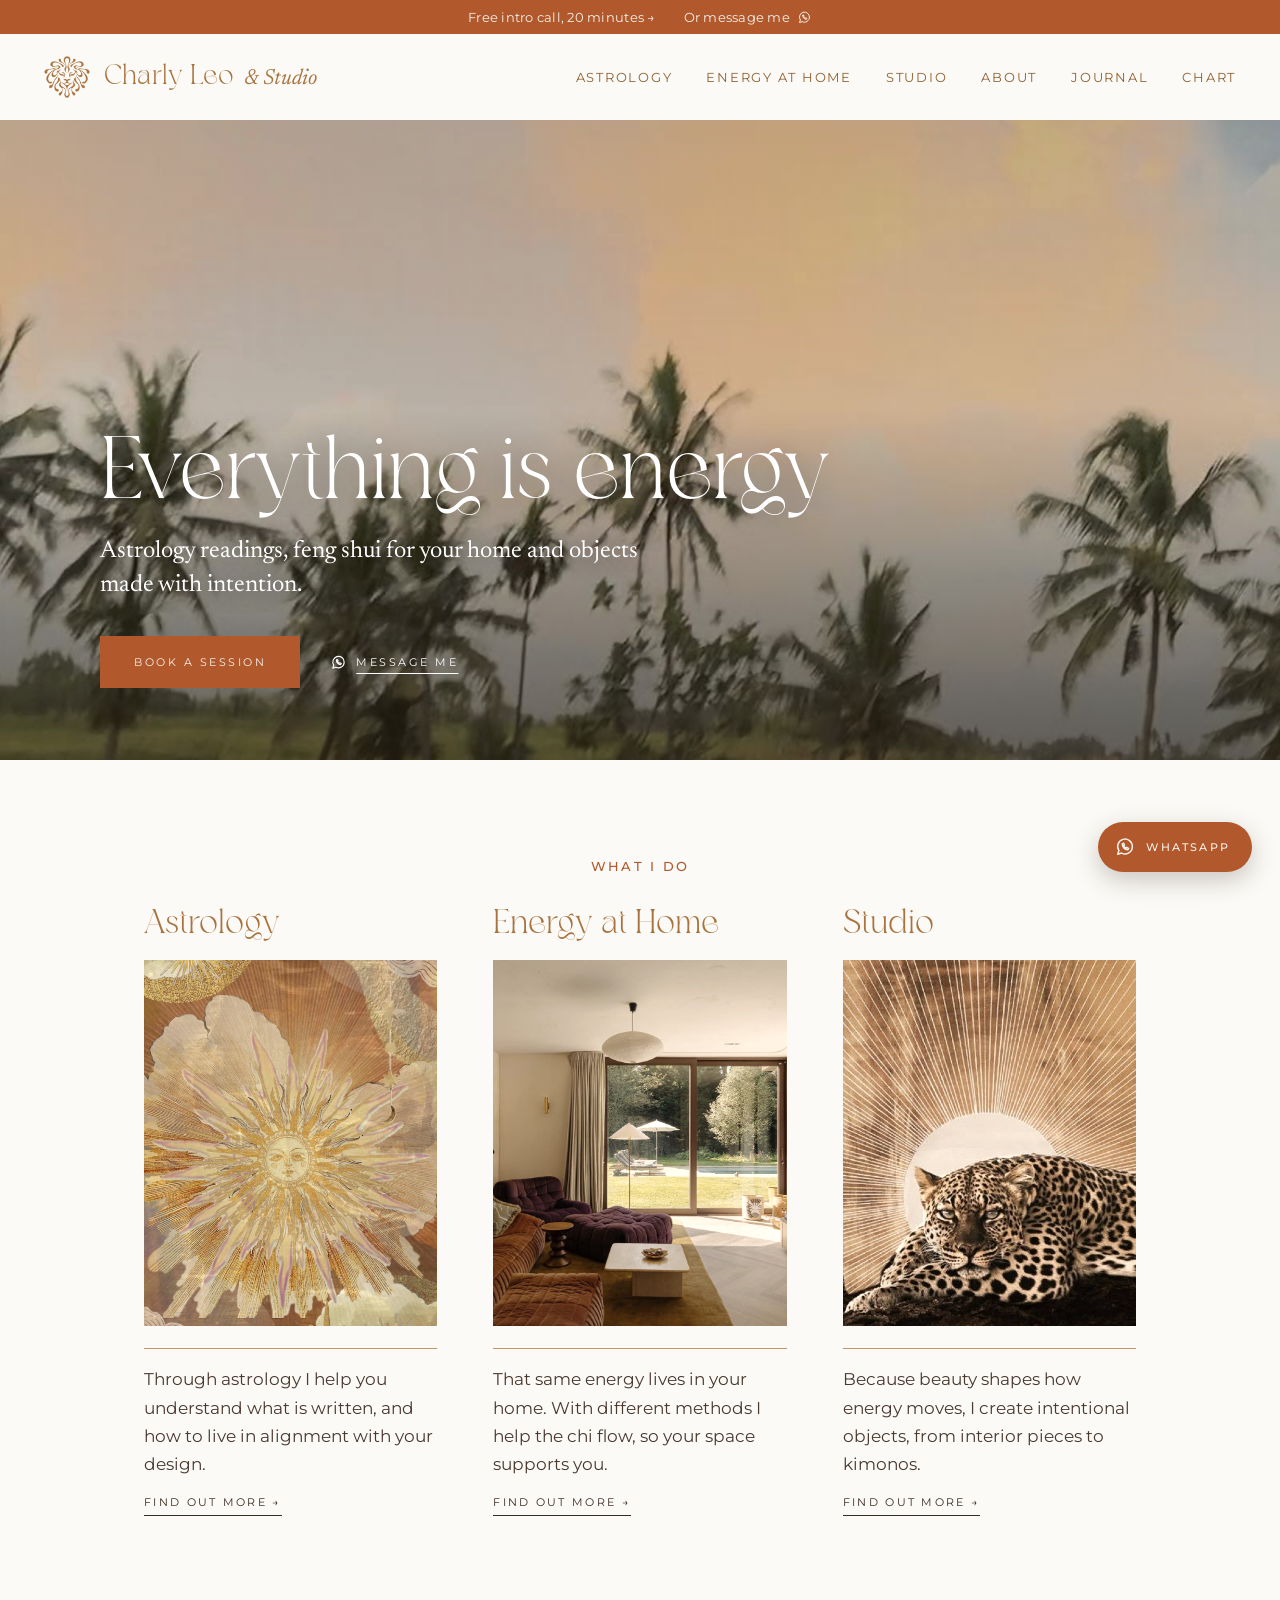
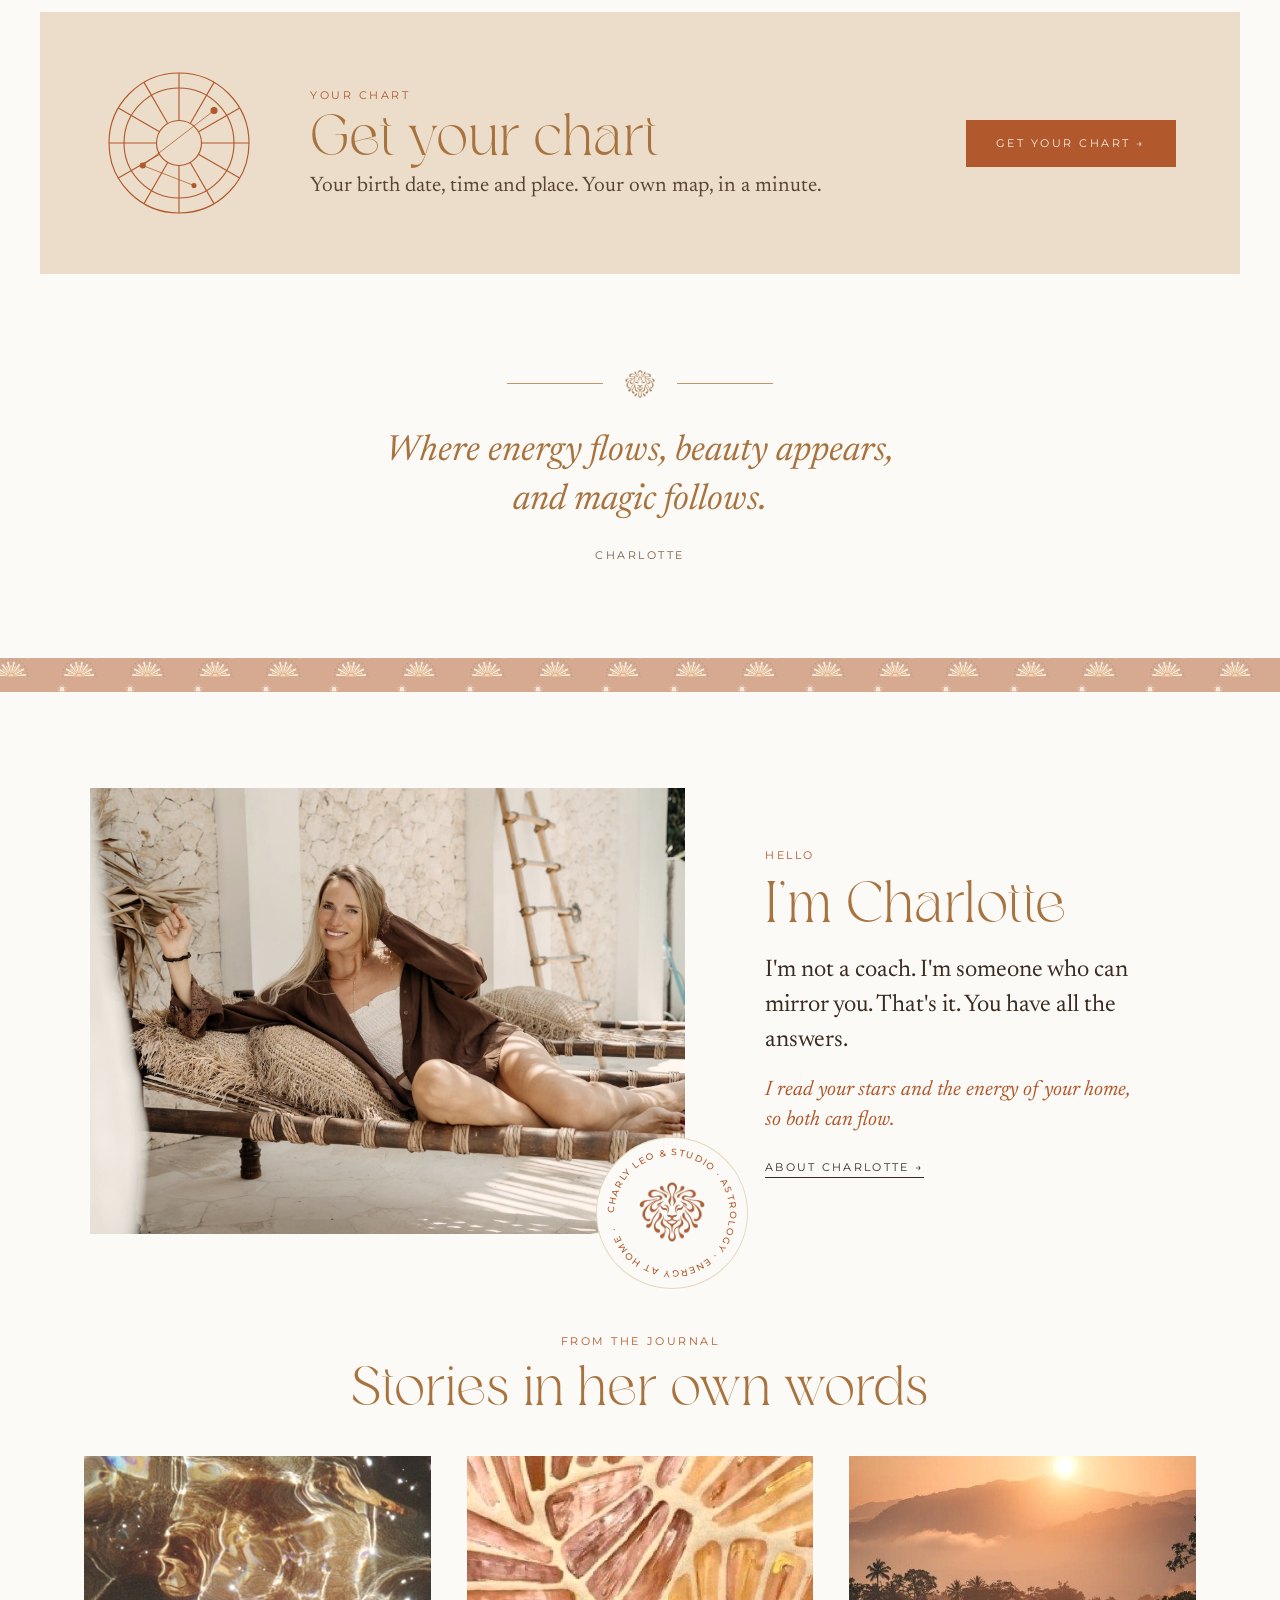
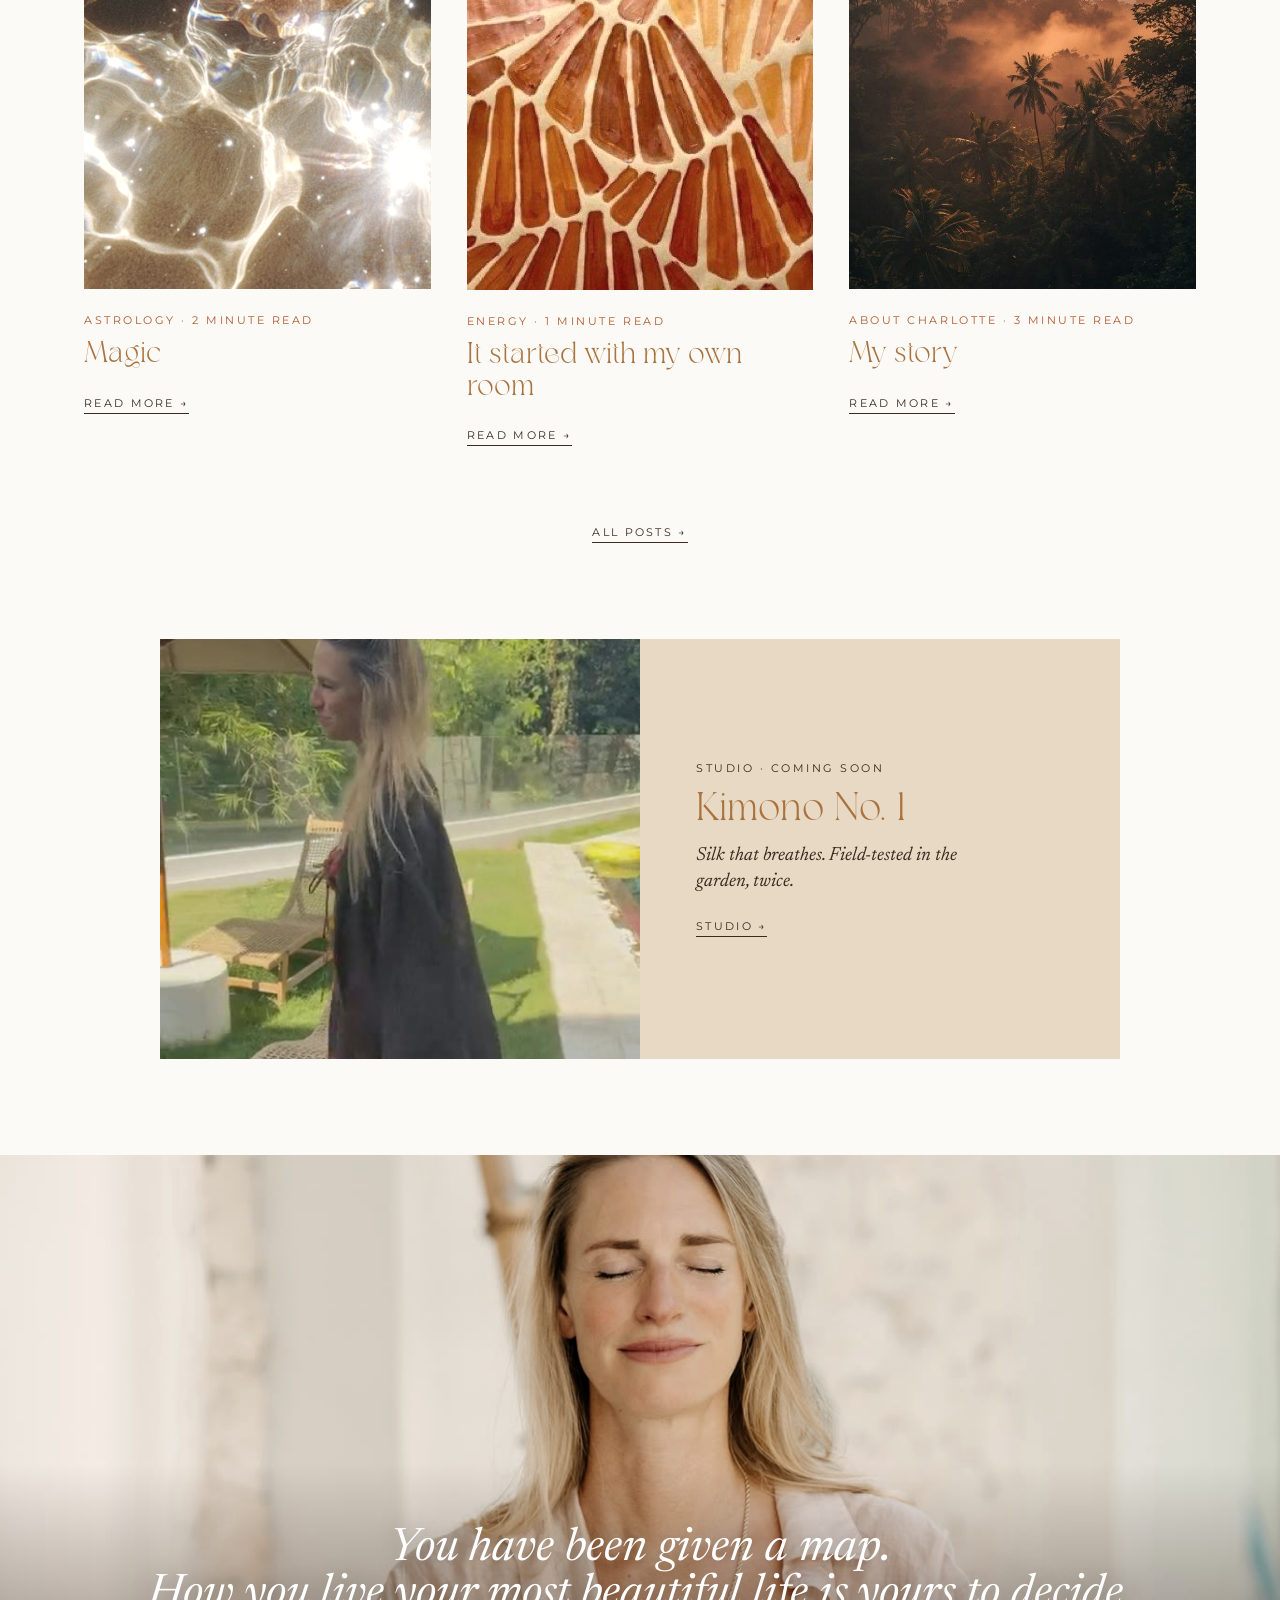
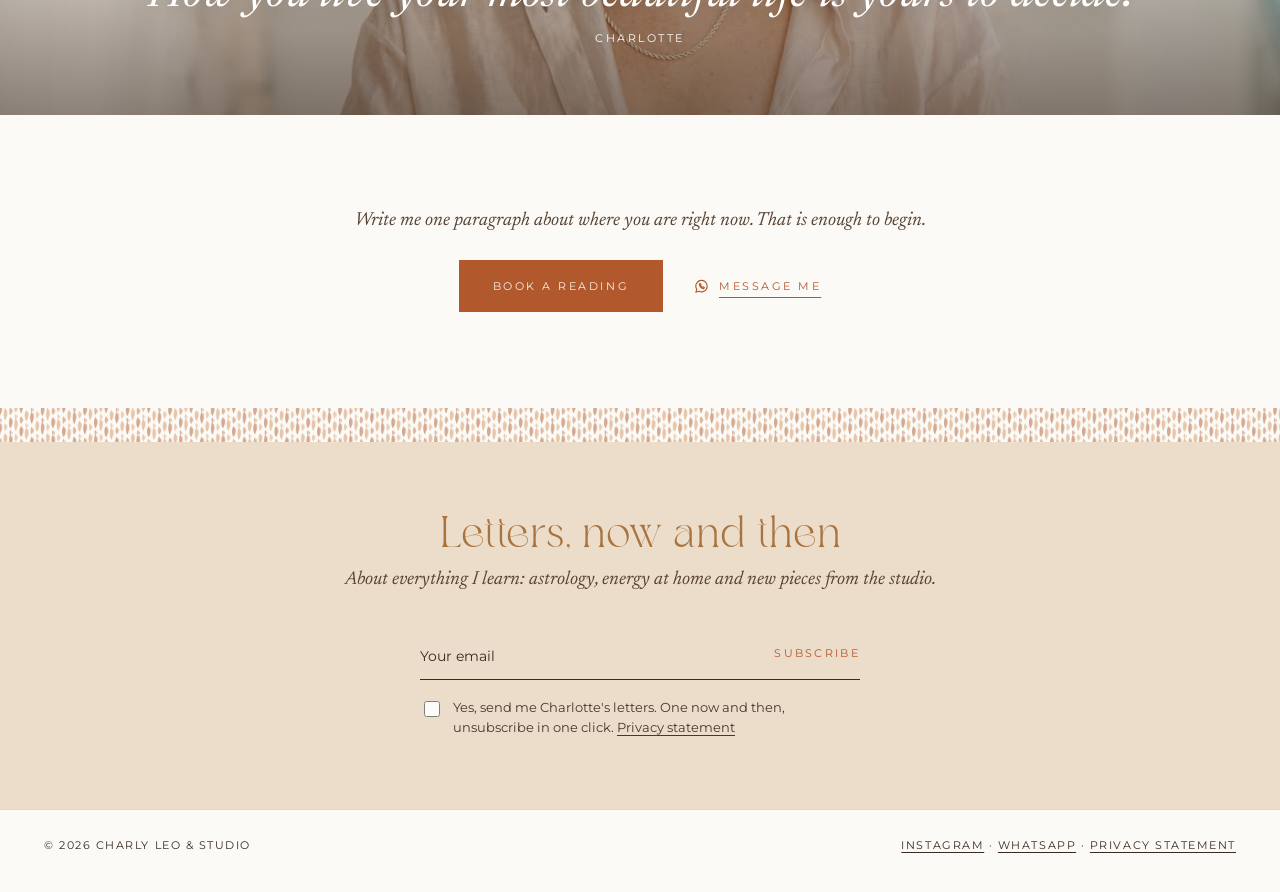
<file: index.html>
<!doctype html>
<html lang="en">
<head>
<meta charset="utf-8">
<meta name="viewport" content="width=device-width, initial-scale=1">
<title>Charly Leo &amp; Studio · Astrology, Energy at Home and Studio</title>
<meta name="description" content="Astrology readings, feng shui for your home and objects made with intention.">
<!-- Test version: keeps search engines away while placeholders are still on the site. Remove this line at launch. -->
<meta name="robots" content="noindex">
<link rel="icon" type="image/png" href="assets/img/favicon.png">
<link rel="apple-touch-icon" href="assets/img/favicon.png">
<link rel="stylesheet" href="https://fonts.googleapis.com/css2?family=Newsreader:ital,opsz,wght@0,6..72,300..500;1,6..72,300..500&amp;family=Montserrat:wght@300;400;500&amp;display=swap">
<link rel="stylesheet" href="assets/css/site.css">
</head>
<body>
<div class="e c">
<div class="bar"><a href="https://wa.me/?text=Hi%20Charlotte%2C%20I%27d%20love%20to%20book%20the%20free%20introduction%20call.">Free intro call, 20 minutes →</a><a class="bc-wa" href="https://wa.me/">Or message me <svg viewBox="0 0 24 24" width="22" height="22" fill="none" stroke="currentColor" stroke-width="1.6" stroke-linecap="round" stroke-linejoin="round" aria-hidden="true"><path d="M20 11.6a8 8 0 0 1-11.8 7L4 20l1.4-4.1A8 8 0 1 1 20 11.6z"></path><path d="M9 8.6c0 3.4 2.6 6.2 6 6.4l1-1.6-2-1-1 .8c-1-.5-1.9-1.4-2.4-2.4l.8-1-1-2-1.4.8"></path></svg></a></div>
<header class="nav7"><a class="logo" href="index.html"><img src="assets/img/logo-lion.png" alt=""><span class="ag">Charly Leo <small>&amp; Studio</small></span></a><input type="checkbox" id="mnav-Home" class="mnav-t"><label for="mnav-Home" class="mnav-b"><span class="o">Menu</span><span class="x">Close ×</span> <i></i></label><nav class="links" aria-label="Main"><a href="astrology.html">Astrology</a><a href="energy-at-home.html">Energy at Home</a><a href="studio.html">Studio</a><a href="about.html">About</a><a href="journal.html">Journal</a><a href="chart.html">Chart</a></nav></header>
<section class="hero home"><video class="vd" src="assets/video/home-banner-desktop.mp4" poster="assets/img/home-banner-desktop-poster.jpg" autoplay muted loop playsinline preload="auto" aria-hidden="true"></video><video class="vm" src="assets/video/home-banner-phone.mp4" poster="assets/img/home-banner-phone-poster.jpg" autoplay muted loop playsinline preload="auto" aria-hidden="true"></video>

<div class="tc low"><h1 class="ag">Everything is energy</h1><p class="sub">Astrology readings, feng shui for your home and objects made with intention.</p><div class="btn-row"><a class="btn" href="https://wa.me/?text=Hi%20Charlotte%2C%20I%27d%20love%20to%20book%20a%20session.">Book a session</a><a class="msg" href="https://wa.me/"><svg viewBox="0 0 24 24" width="22" height="22" fill="none" stroke="currentColor" stroke-width="1.6" stroke-linecap="round" stroke-linejoin="round" aria-hidden="true"><path d="M20 11.6a8 8 0 0 1-11.8 7L4 20l1.4-4.1A8 8 0 1 1 20 11.6z"></path><path d="M9 8.6c0 3.4 2.6 6.2 6 6.4l1-1.6-2-1-1 .8c-1-.5-1.9-1.4-2.4-2.4l.8-1-1-2-1.4.8"></path></svg>Message me</a></div></div></section>
<section class="what7 pill"><span class="eb">What I do</span><div class="trio"><a class="way" href="astrology.html"><h3 class="ag">Astrology</h3><div class="ph"><img loading="lazy" decoding="async" src="assets/img/banner-astrology.jpg" alt="" style="object-position:50% 50%"></div><div class="tx"><p>Through astrology I help you understand what is written, and how to live in alignment with your design.</p><span class="go">Find out more →</span></div></a><a class="way" href="energy-at-home.html"><h3 class="ag">Energy at Home</h3><div class="ph"><img loading="lazy" decoding="async" src="assets/img/banner-energy-at-home.jpg" alt="" style="object-position:50% 50%"></div><div class="tx"><p>That same energy lives in your home. With different methods I help the chi flow, so your space supports you.</p><span class="go">Find out more →</span></div></a><a class="way" href="studio.html"><h3 class="ag">Studio</h3><div class="ph"><img loading="lazy" decoding="async" src="assets/img/studio-leopard-moodboard.jpg" alt="" style="object-position:50% 100%"></div><div class="tx"><p>Because beauty shapes how energy moves, I create intentional objects, from interior pieces to kimonos.</p><span class="go">Find out more →</span></div></a></div></section>
<section class="w chartwrap"><a class="chart" href="chart.html"><svg viewBox="0 0 120 120" fill="none" stroke="currentColor" stroke-width=".9" aria-hidden="true"><circle cx="60" cy="60" r="56"></circle><circle cx="60" cy="60" r="44"></circle><circle cx="60" cy="60" r="18"></circle><path d="M78.0 60.0L116.0 60.0"></path><path d="M75.6 69.0L108.5 88.0"></path><path d="M69.0 75.6L88.0 108.5"></path><path d="M60.0 78.0L60.0 116.0"></path><path d="M51.0 75.6L32.0 108.5"></path><path d="M44.4 69.0L11.5 88.0"></path><path d="M42.0 60.0L4.0 60.0"></path><path d="M44.4 51.0L11.5 32.0"></path><path d="M51.0 44.4L32.0 11.5"></path><path d="M60.0 42.0L60.0 4.0"></path><path d="M69.0 44.4L88.0 11.5"></path><path d="M75.6 51.0L108.5 32.0"></path><circle cx="88" cy="34" r="2.4" fill="currentColor"></circle><circle cx="31" cy="78" r="2" fill="currentColor"></circle><circle cx="72" cy="94" r="1.6" fill="currentColor"></circle><path d="M88 34L31 78M31 78L72 94" stroke-width=".6"></path></svg><span class="tx"><span class="lab">Your chart</span><span class="h ag">Get your chart</span><span class="nr">Your birth date, time and place. Your own map, in a minute.</span></span><span class="go">Get your chart →</span></a></section>
<section class="q m7 key"><div class="lr" aria-hidden="true"><span></span><img loading="lazy" decoding="async" src="assets/img/logo-lion.png" alt=""><span></span></div><blockquote class="it">Where energy flows, beauty appears, <br class="dbr">and magic follows.</blockquote><span class="lab">Charlotte</span></section>
<div class="rib8 sun mid" aria-hidden="true"></div>
<section class="w"><div class="contrib"><div class="ph"><img loading="lazy" decoding="async" src="assets/img/charlotte-daybed.jpg" alt="Charlotte at home" style="object-position:42% 50%"><div class="seal8" aria-hidden="true"><svg class="turn" viewBox="0 0 120 120"><defs><path id="s8h" d="M60 60m-50 0a50 50 0 1 1 100 0a50 50 0 1 1-100 0"></path></defs><text style="font-family:Montserrat,sans-serif;font-size:8px;font-weight:500;fill:#B1582C"><textPath href="#s8h" textLength="300" lengthAdjust="spacing">CHARLY LEO &amp; STUDIO · ASTROLOGY · ENERGY AT HOME ·</textPath></text></svg><img loading="lazy" decoding="async" src="assets/img/seal-lion.png" alt=""></div></div><div><span class="lab">Hello</span><h2 class="ag">I'm Charlotte</h2><p class="nr">I'm not a coach. I'm someone who can mirror you. That's it. You have all the answers.</p><p class="nr2">I read your stars and the energy of your home, so both can flow.</p><a class="lk" href="about.html">About Charlotte →</a></div></div></section>
<section class="w sec jhome"><div class="hd"><span class="lab">From the Journal</span><h2 class="ag">Stories in her own words</h2></div><div class="pgrid" style="margin-top:0"><article class="pcard"><a href="journal/magic.html"><div class="ph"><img loading="lazy" decoding="async" src="assets/img/magic-water-light.jpg" alt="" style="object-position:50% 45%"></div><span class="lab">Astrology · 2 minute read</span><h3 class="ag">Magic</h3><span class="lk">Read more →</span></a></article><article class="pcard"><a href="journal/it-started-with-my-own-room.html"><div class="ph"><img loading="lazy" decoding="async" src="assets/img/card-terracotta-pattern.jpg" alt="" style="object-position:50% 50%"></div><span class="lab">Energy · 1 minute read</span><h3 class="ag">It started with my own room</h3><span class="lk">Read more →</span></a></article><article class="pcard"><a href="journal/my-story.html"><div class="ph"><img loading="lazy" decoding="async" src="assets/img/my-story-jungle-mist.jpg" alt="" style="object-position:50% 50%"></div><span class="lab">About Charlotte · 3 minute read</span><h3 class="ag">My story</h3><span class="lk">Read more →</span></a></article></div><div class="cta" style="margin-top:56px"><a class="lk" href="journal.html">All posts →</a></div></section>
<section class="split sm"><div class="ph"><video class="kv" src="assets/video/kimono-no1.mp4" poster="assets/img/kimono-no1-poster.jpg" autoplay muted loop playsinline preload="auto" aria-hidden="true"></video></div><div class="tx"><span class="lab">Studio · coming soon</span><h2 class="ag">Kimono No. 1</h2><p class="it">Silk that breathes. Field-tested in the garden, twice.</p><a href="studio.html">Studio →</a></div></section>
<section class="band"><img loading="lazy" decoding="async" src="assets/img/charlotte-meditation.jpg" alt="Charlotte in meditation"><blockquote class="it">You have been given a map. <br class="dbr">How you live your most beautiful life is yours to decide.<span class="lab">Charlotte</span></blockquote></section>

<section class="w"><div class="cta close"><p>Write me one paragraph about where you are right now. That is enough to begin.</p><span class="btn-row"><a class="btn" href="https://wa.me/?text=Hi%20Charlotte%2C%20I%27d%20love%20to%20know%20more%20about%20the%20astrology%20readings.">Book a reading</a><a class="msg" href="https://wa.me/"><svg viewBox="0 0 24 24" width="22" height="22" fill="none" stroke="currentColor" stroke-width="1.6" stroke-linecap="round" stroke-linejoin="round" aria-hidden="true"><path d="M20 11.6a8 8 0 0 1-11.8 7L4 20l1.4-4.1A8 8 0 1 1 20 11.6z"></path><path d="M9 8.6c0 3.4 2.6 6.2 6 6.4l1-1.6-2-1-1 .8c-1-.5-1.9-1.4-2.4-2.4l.8-1-1-2-1.4.8"></path></svg>Message me</a></span></div></section>
<div class="rib8 stripe" aria-hidden="true"></div><section class="let sand"><h2 class="ag">Letters, now and then</h2><p class="sub">About everything I learn: astrology, energy at home and new pieces from the studio.</p><div class="fld"><span>Your email</span><b>Subscribe</b></div><label class="consent"><input type="checkbox"><span>Yes, send me Charlotte's letters. One now and then, unsubscribe in one click. <a href="#">Privacy statement</a></span></label></section>
<footer><span>© 2026 Charly Leo &amp; Studio</span><span class="fl"><a href="#">Instagram</a> · <a href="https://wa.me/">WhatsApp</a> · <a href="#">Privacy statement</a></span></footer>
<a class="wa" href="https://wa.me/" aria-label="Message Charlotte on WhatsApp"><svg viewBox="0 0 24 24" width="22" height="22" fill="none" stroke="currentColor" stroke-width="1.6" stroke-linecap="round" stroke-linejoin="round" aria-hidden="true"><path d="M20 11.6a8 8 0 0 1-11.8 7L4 20l1.4-4.1A8 8 0 1 1 20 11.6z"></path><path d="M9 8.6c0 3.4 2.6 6.2 6 6.4l1-1.6-2-1-1 .8c-1-.5-1.9-1.4-2.4-2.4l.8-1-1-2-1.4.8"></path></svg><b>WhatsApp</b></a>
</div>
<script src="assets/js/site.js"></script>
</body>
</html>
</file>
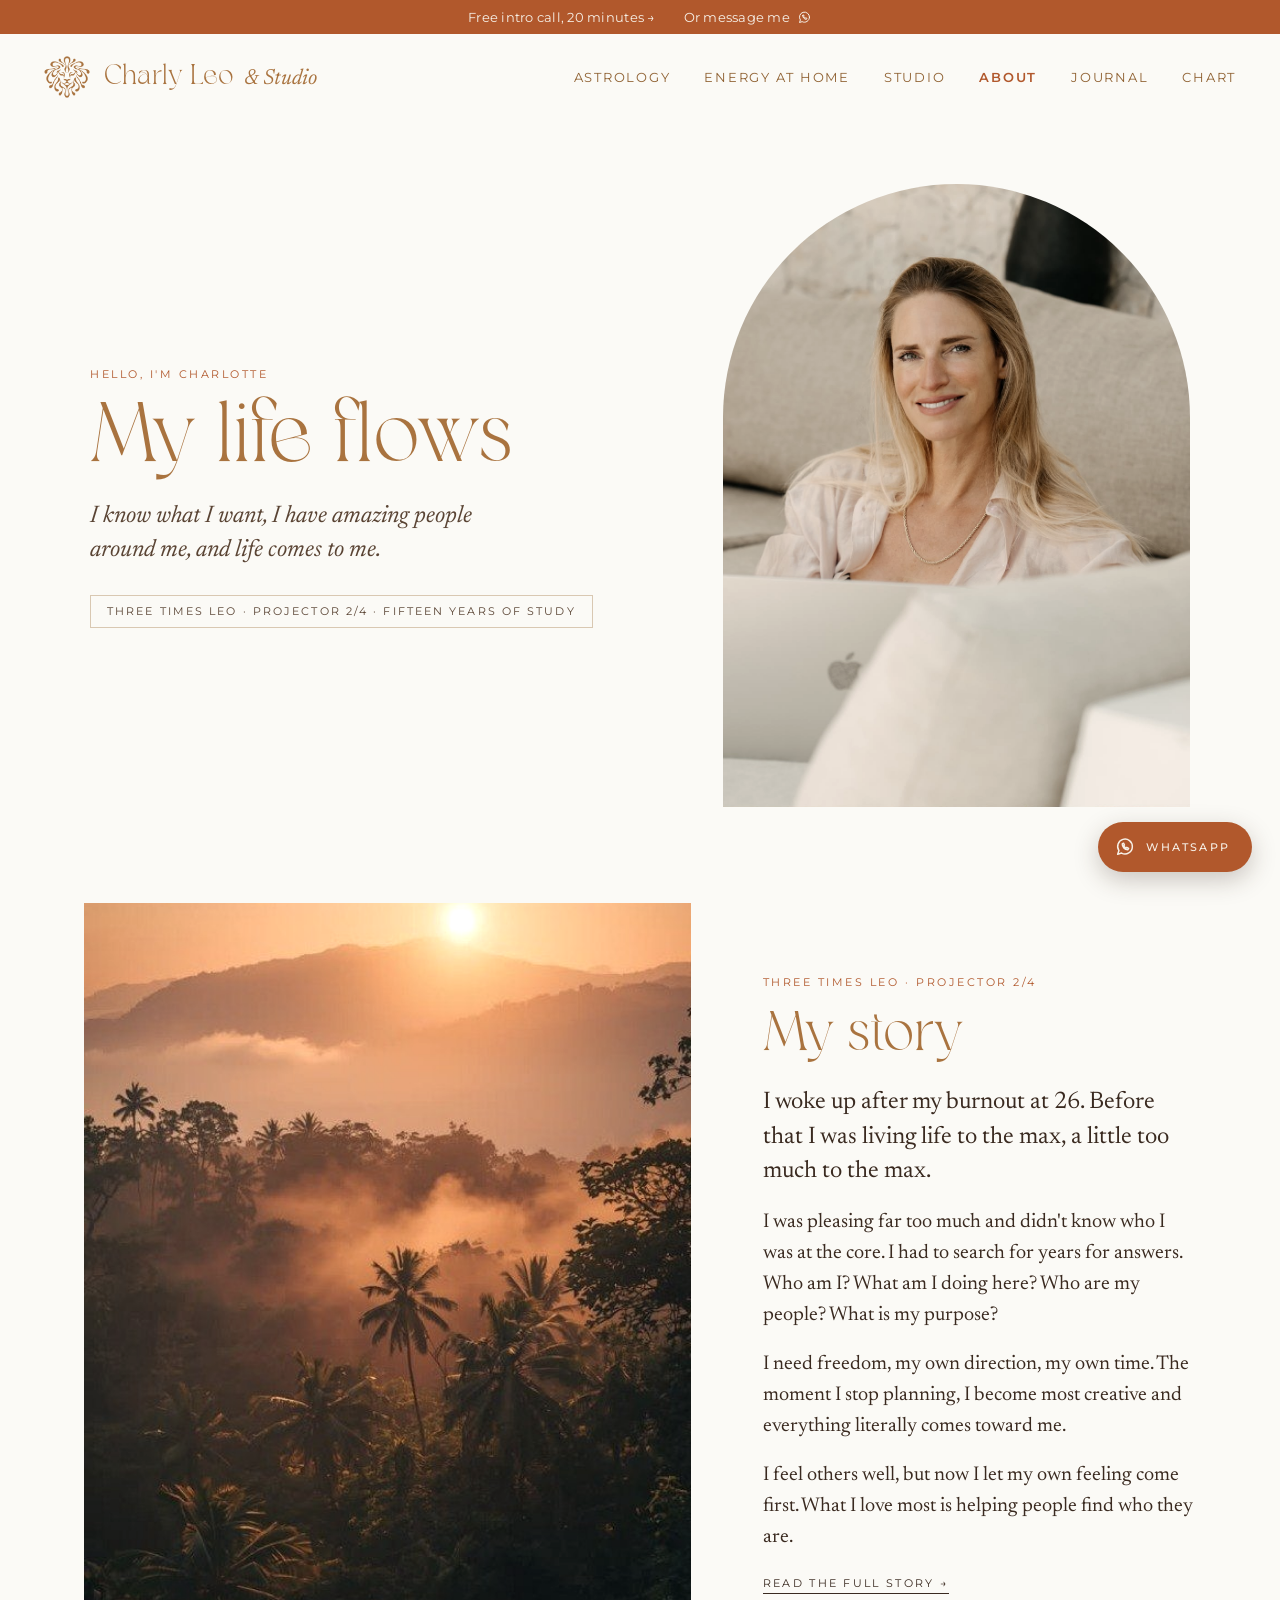
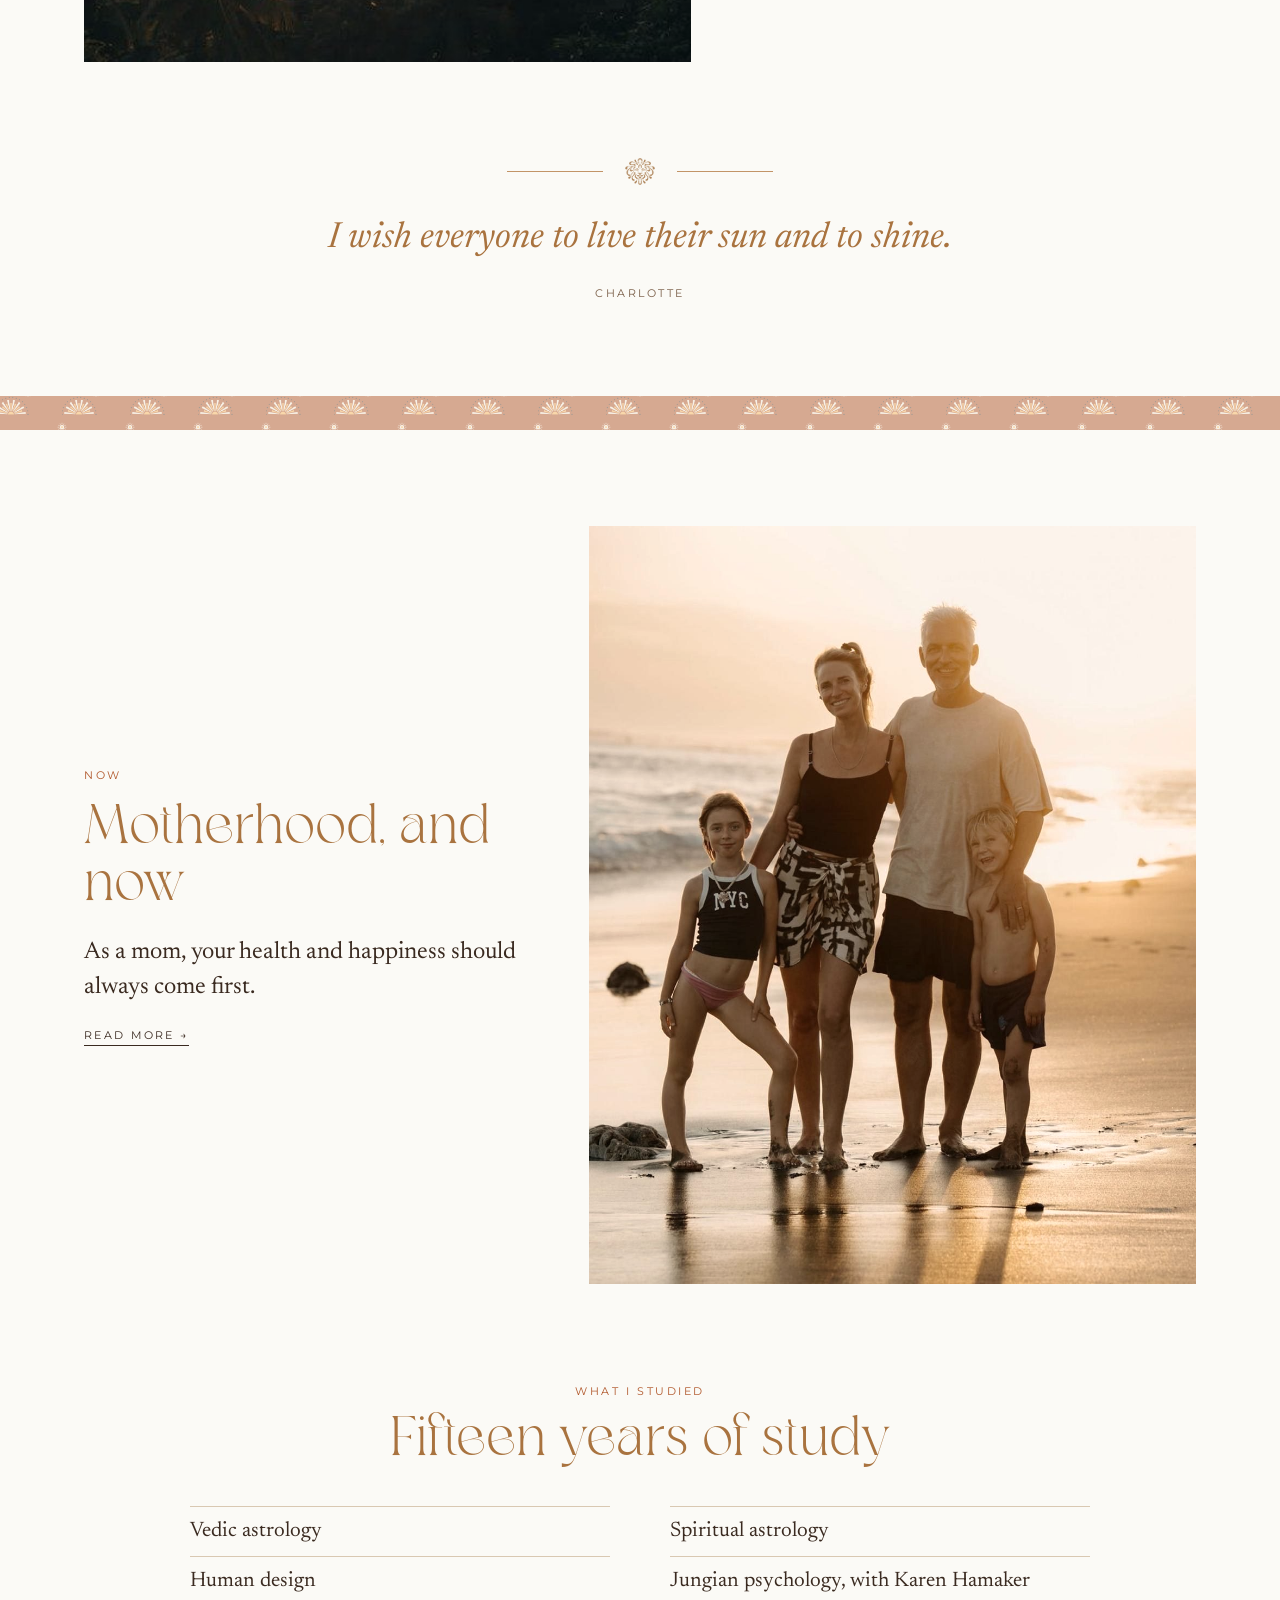
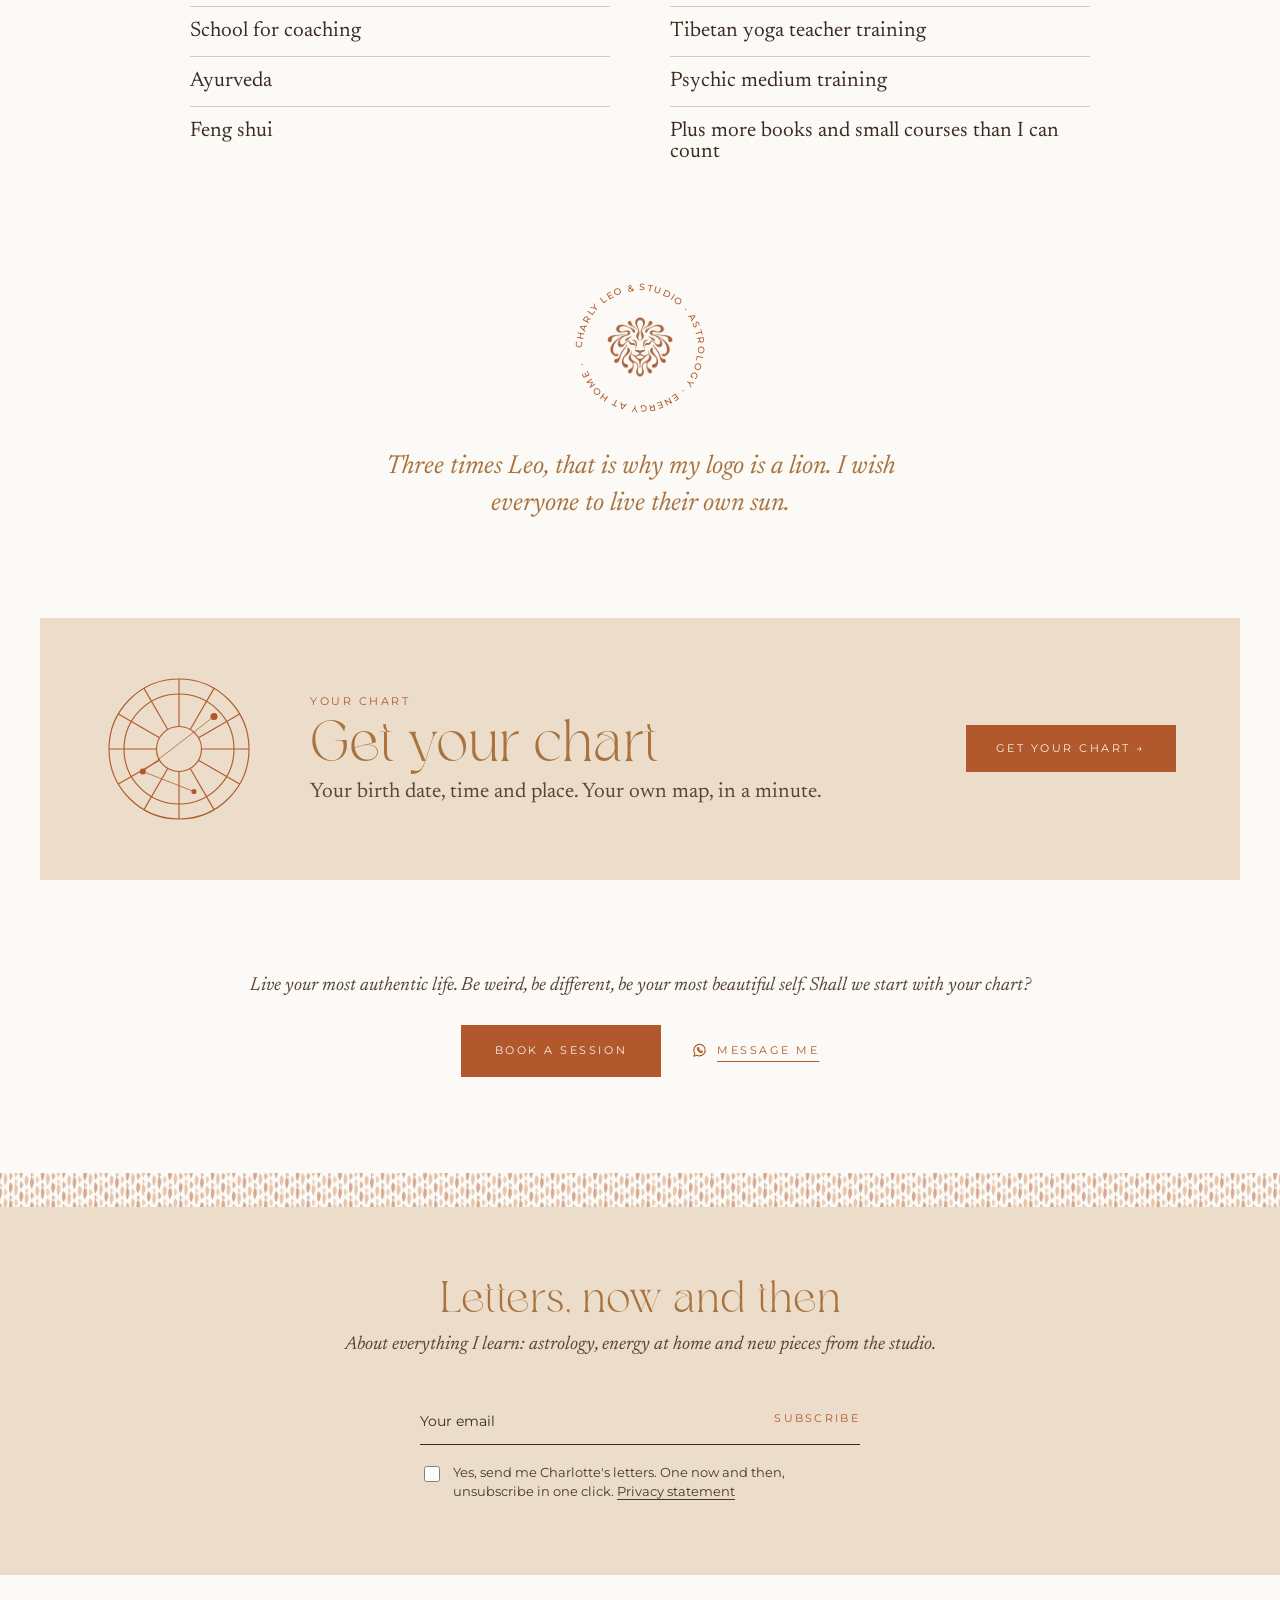
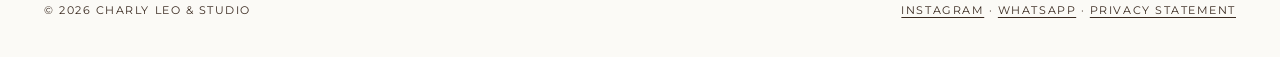
<file: about.html>
<!doctype html>
<html lang="en">
<head>
<meta charset="utf-8">
<meta name="viewport" content="width=device-width, initial-scale=1">
<title>About Charlotte · Charly Leo &amp; Studio</title>
<meta name="description" content="Hello, I am Charlotte. My life flows. Three times Leo, Projector 2/4, fifteen years of study.">
<!-- Test version: keeps search engines away while placeholders are still on the site. Remove this line at launch. -->
<meta name="robots" content="noindex">
<link rel="icon" type="image/png" href="assets/img/favicon.png">
<link rel="apple-touch-icon" href="assets/img/favicon.png">
<link rel="stylesheet" href="https://fonts.googleapis.com/css2?family=Newsreader:ital,opsz,wght@0,6..72,300..500;1,6..72,300..500&amp;family=Montserrat:wght@300;400;500&amp;display=swap">
<link rel="stylesheet" href="assets/css/site.css">
</head>
<body>
<div class="e c">
<div class="bar"><a href="https://wa.me/?text=Hi%20Charlotte%2C%20I%27d%20love%20to%20book%20the%20free%20introduction%20call.">Free intro call, 20 minutes →</a><a class="bc-wa" href="https://wa.me/">Or message me <svg viewBox="0 0 24 24" width="22" height="22" fill="none" stroke="currentColor" stroke-width="1.6" stroke-linecap="round" stroke-linejoin="round" aria-hidden="true"><path d="M20 11.6a8 8 0 0 1-11.8 7L4 20l1.4-4.1A8 8 0 1 1 20 11.6z"></path><path d="M9 8.6c0 3.4 2.6 6.2 6 6.4l1-1.6-2-1-1 .8c-1-.5-1.9-1.4-2.4-2.4l.8-1-1-2-1.4.8"></path></svg></a></div>
<header class="nav7"><a class="logo" href="index.html"><img src="assets/img/logo-lion.png" alt=""><span class="ag">Charly Leo <small>&amp; Studio</small></span></a><input type="checkbox" id="mnav-About" class="mnav-t"><label for="mnav-About" class="mnav-b"><span class="o">Menu</span><span class="x">Close ×</span> <i></i></label><nav class="links" aria-label="Main"><a href="astrology.html">Astrology</a><a href="energy-at-home.html">Energy at Home</a><a href="studio.html">Studio</a><a href="about.html" class="on">About</a><a href="journal.html">Journal</a><a href="chart.html">Chart</a></nav></header>
<section class="w aopen"><div class="ao"><div class="tx"><span class="lab">Hello, I'm Charlotte</span><h1 class="ag">My life flows</h1><p class="it">I know what I want, I have amazing people around me, and life comes to me.</p><span class="facts">Three&nbsp;times&nbsp;Leo · Projector&nbsp;2/4 · Fifteen&nbsp;years&nbsp;of&nbsp;study</span></div><div class="arch"><img src="assets/img/charlotte-about-arch.jpg" alt="Charlotte" style="object-position:53% 40%"></div></div></section>
<section class="w"><div class="teas"><div class="ph"><img loading="lazy" decoding="async" src="assets/img/my-story-jungle-mist.jpg" alt="" style="object-position:50% 50%"></div><div><span class="lab">Three times Leo · Projector 2/4</span><h2 class="ag">My story</h2><p>I woke up after my burnout at 26. Before that I was living life to the max, a little too much to the max.</p><p class="sm" style="margin-top:18px">I was pleasing far too much and didn't know who I was at the core. I had to search for years for answers. Who am I? What am I doing here? Who are my people? What is my purpose?</p><p class="sm" style="margin-top:18px">I need freedom, my own direction, my own time. The moment I stop planning, I become most creative and everything literally comes toward me.</p><p class="sm" style="margin-top:18px">I feel others well, but now I let my own feeling come first. What I love most is helping people find who they are.</p><a class="lk" href="journal/my-story.html">Read the full story →</a></div></div></section>
<section class="q m7 key"><div class="lr" aria-hidden="true"><span></span><img loading="lazy" decoding="async" src="assets/img/logo-lion.png" alt=""><span></span></div><blockquote class="it">I wish everyone to live their sun and to shine.</blockquote><span class="lab">Charlotte</span></section>
<div class="rib8 sun mid" aria-hidden="true"></div>
<section class="w"><div class="teas rev"><div class="ph"><img loading="lazy" decoding="async" src="assets/img/motherhood-family-beach.jpg" alt="" style="object-position:50% 30%"></div><div><span class="lab">Now</span><h2 class="ag">Motherhood, and now</h2><p>As a mom, your health and happiness should always come first.</p><a class="lk" href="journal/motherhood-and-now.html">Read more →</a></div></div></section>
<section class="w sec"><div class="hd"><span class="lab">What I studied</span><h2 class="ag">Fifteen years of study</h2></div><div class="study"><p>Vedic astrology</p><p>Spiritual astrology</p><p>Human design</p><p>Jungian psychology, with Karen Hamaker</p><p>School for coaching</p><p>Tibetan yoga teacher training</p><p>Ayurveda</p><p>Psychic medium training</p><p>Feng shui</p><p>Plus more books and small courses than I can count</p></div></section>
<section class="w sealline"><div class="seal8" aria-hidden="true"><svg class="turn" viewBox="0 0 120 120"><defs><path id="s8h" d="M60 60m-50 0a50 50 0 1 1 100 0a50 50 0 1 1-100 0"></path></defs><text style="font-family:Montserrat,sans-serif;font-size:8px;font-weight:500;fill:#B1582C"><textPath href="#s8h" textLength="300" lengthAdjust="spacing">CHARLY LEO &amp; STUDIO · ASTROLOGY · ENERGY AT HOME ·</textPath></text></svg><img loading="lazy" decoding="async" src="assets/img/seal-lion.png" alt=""></div><p class="it">Three times Leo, that is why my logo is a lion. I wish everyone to live their own sun.</p></section>
<section class="w chartwrap"><a class="chart" href="chart.html"><svg viewBox="0 0 120 120" fill="none" stroke="currentColor" stroke-width=".9" aria-hidden="true"><circle cx="60" cy="60" r="56"></circle><circle cx="60" cy="60" r="44"></circle><circle cx="60" cy="60" r="18"></circle><path d="M78.0 60.0L116.0 60.0"></path><path d="M75.6 69.0L108.5 88.0"></path><path d="M69.0 75.6L88.0 108.5"></path><path d="M60.0 78.0L60.0 116.0"></path><path d="M51.0 75.6L32.0 108.5"></path><path d="M44.4 69.0L11.5 88.0"></path><path d="M42.0 60.0L4.0 60.0"></path><path d="M44.4 51.0L11.5 32.0"></path><path d="M51.0 44.4L32.0 11.5"></path><path d="M60.0 42.0L60.0 4.0"></path><path d="M69.0 44.4L88.0 11.5"></path><path d="M75.6 51.0L108.5 32.0"></path><circle cx="88" cy="34" r="2.4" fill="currentColor"></circle><circle cx="31" cy="78" r="2" fill="currentColor"></circle><circle cx="72" cy="94" r="1.6" fill="currentColor"></circle><path d="M88 34L31 78M31 78L72 94" stroke-width=".6"></path></svg><span class="tx"><span class="lab">Your chart</span><span class="h ag">Get your chart</span><span class="nr">Your birth date, time and place. Your own map, in a minute.</span></span><span class="go">Get your chart →</span></a></section>
<section class="w"><div class="cta close"><p>Live your most authentic life. Be weird, be different, be your most beautiful self. Shall we start with your chart?</p><span class="btn-row"><a class="btn" href="https://wa.me/?text=Hi%20Charlotte%2C%20I%27d%20love%20to%20book%20a%20session.">Book a session</a><a class="msg" href="https://wa.me/"><svg viewBox="0 0 24 24" width="22" height="22" fill="none" stroke="currentColor" stroke-width="1.6" stroke-linecap="round" stroke-linejoin="round" aria-hidden="true"><path d="M20 11.6a8 8 0 0 1-11.8 7L4 20l1.4-4.1A8 8 0 1 1 20 11.6z"></path><path d="M9 8.6c0 3.4 2.6 6.2 6 6.4l1-1.6-2-1-1 .8c-1-.5-1.9-1.4-2.4-2.4l.8-1-1-2-1.4.8"></path></svg>Message me</a></span></div></section>
<div class="rib8 stripe" aria-hidden="true"></div><section class="let sand"><h2 class="ag">Letters, now and then</h2><p class="sub">About everything I learn: astrology, energy at home and new pieces from the studio.</p><div class="fld"><span>Your email</span><b>Subscribe</b></div><label class="consent"><input type="checkbox"><span>Yes, send me Charlotte's letters. One now and then, unsubscribe in one click. <a href="#">Privacy statement</a></span></label></section>
<footer><span>© 2026 Charly Leo &amp; Studio</span><span class="fl"><a href="#">Instagram</a> · <a href="https://wa.me/">WhatsApp</a> · <a href="#">Privacy statement</a></span></footer>
<a class="wa" href="https://wa.me/" aria-label="Message Charlotte on WhatsApp"><svg viewBox="0 0 24 24" width="22" height="22" fill="none" stroke="currentColor" stroke-width="1.6" stroke-linecap="round" stroke-linejoin="round" aria-hidden="true"><path d="M20 11.6a8 8 0 0 1-11.8 7L4 20l1.4-4.1A8 8 0 1 1 20 11.6z"></path><path d="M9 8.6c0 3.4 2.6 6.2 6 6.4l1-1.6-2-1-1 .8c-1-.5-1.9-1.4-2.4-2.4l.8-1-1-2-1.4.8"></path></svg><b>WhatsApp</b></a>
</div>
<script src="assets/js/site.js"></script>
</body>
</html>
</file>
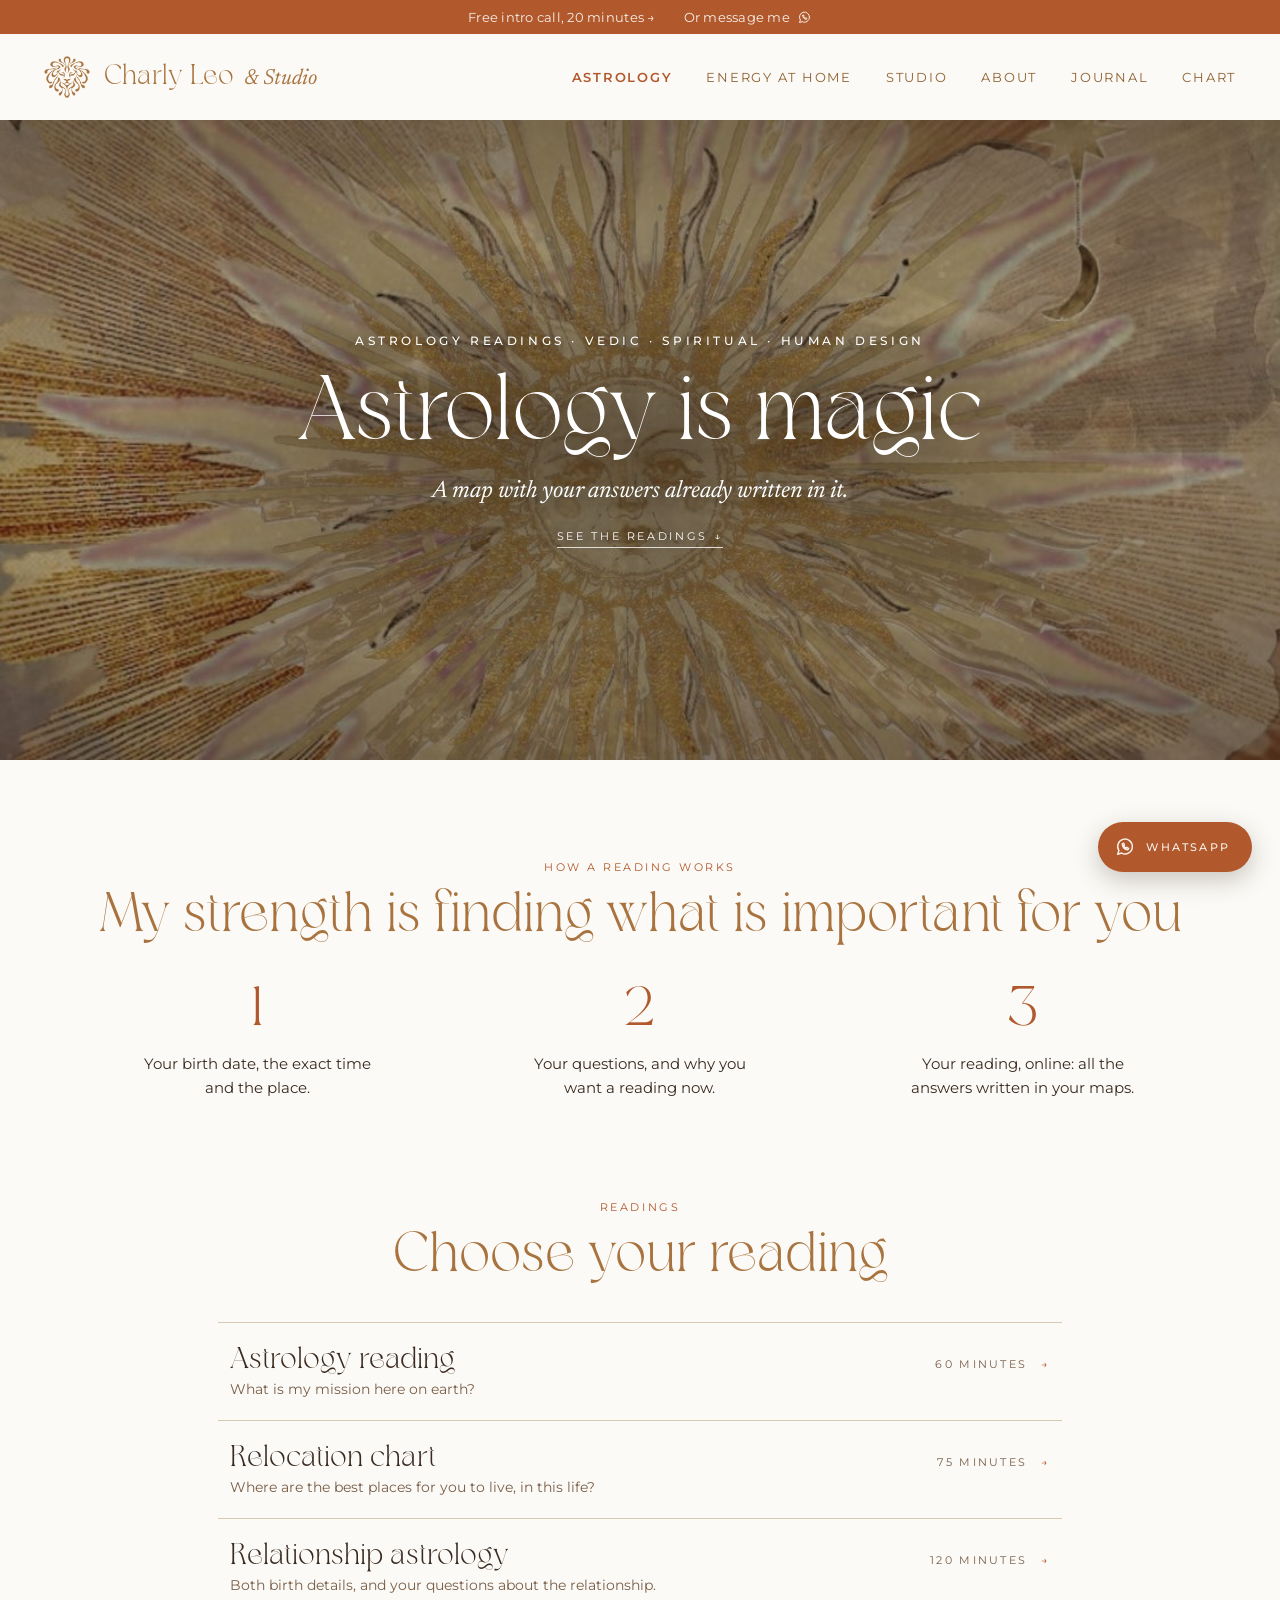
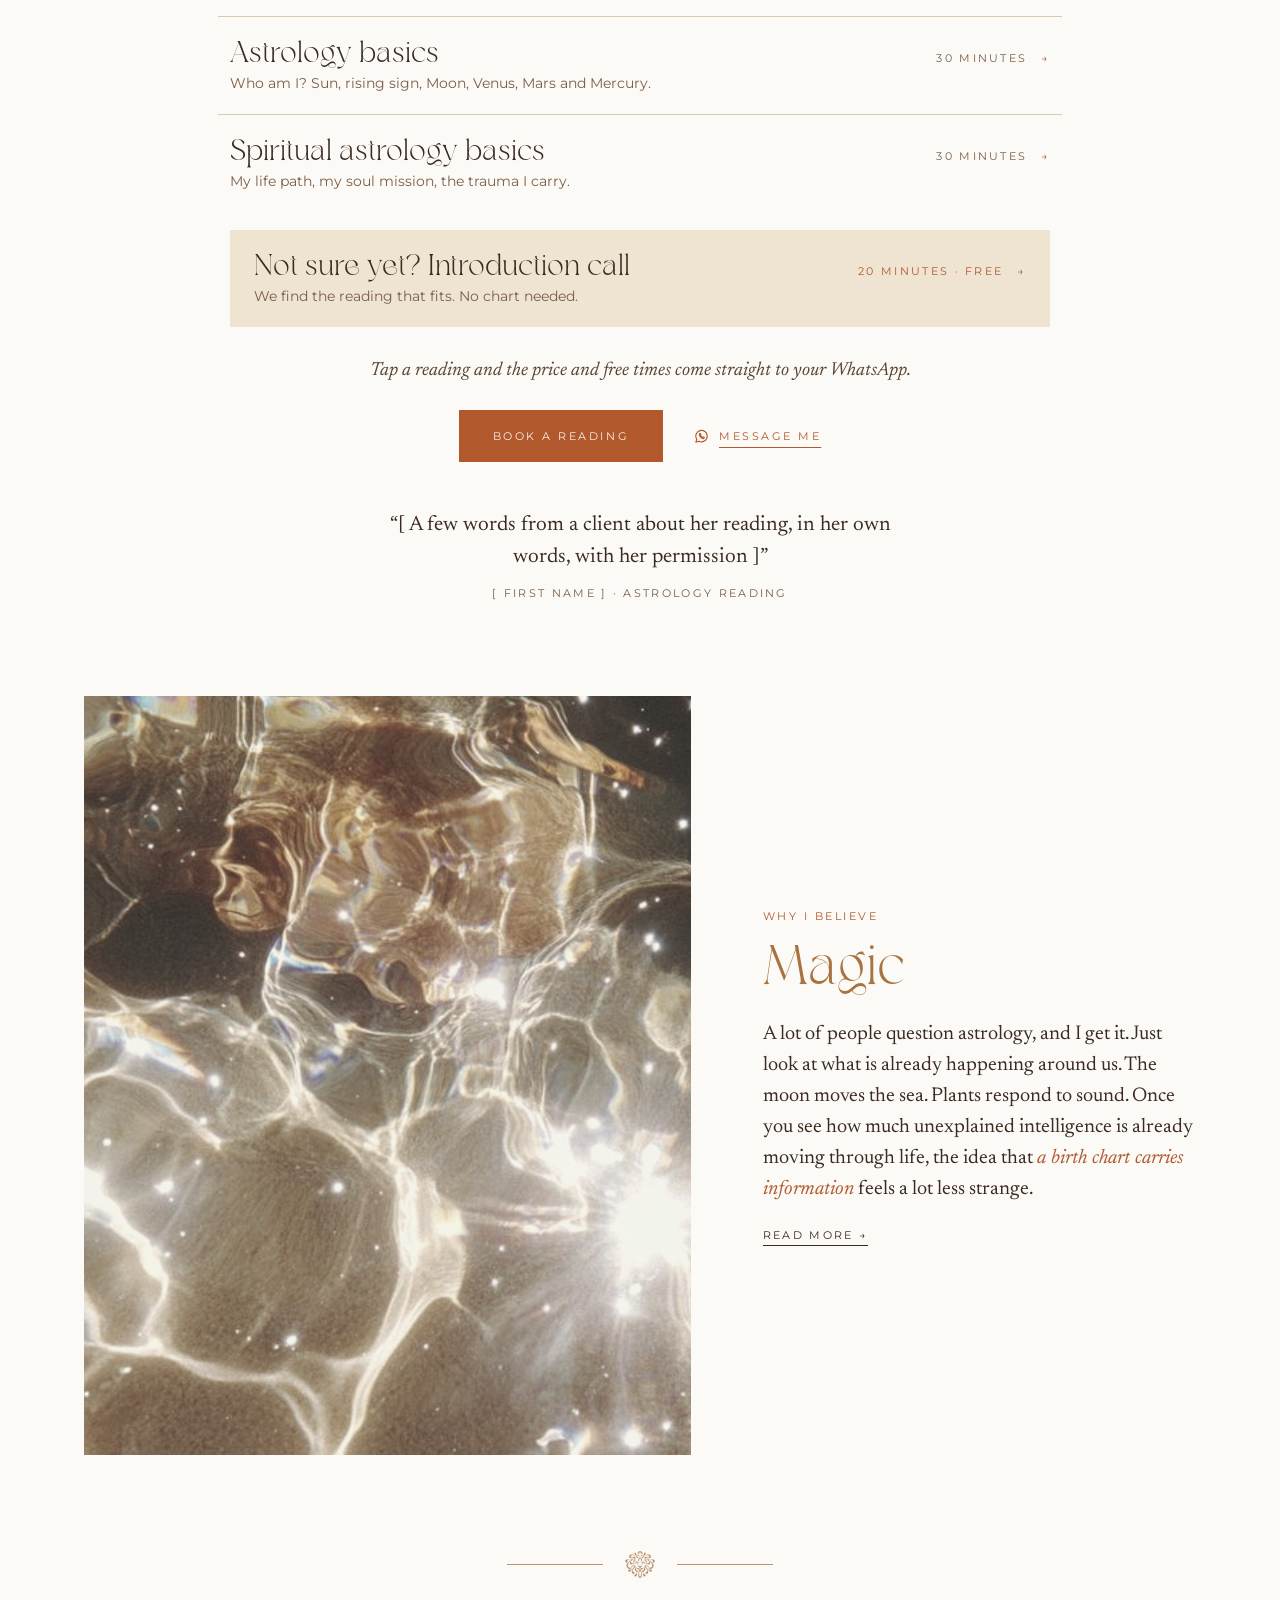
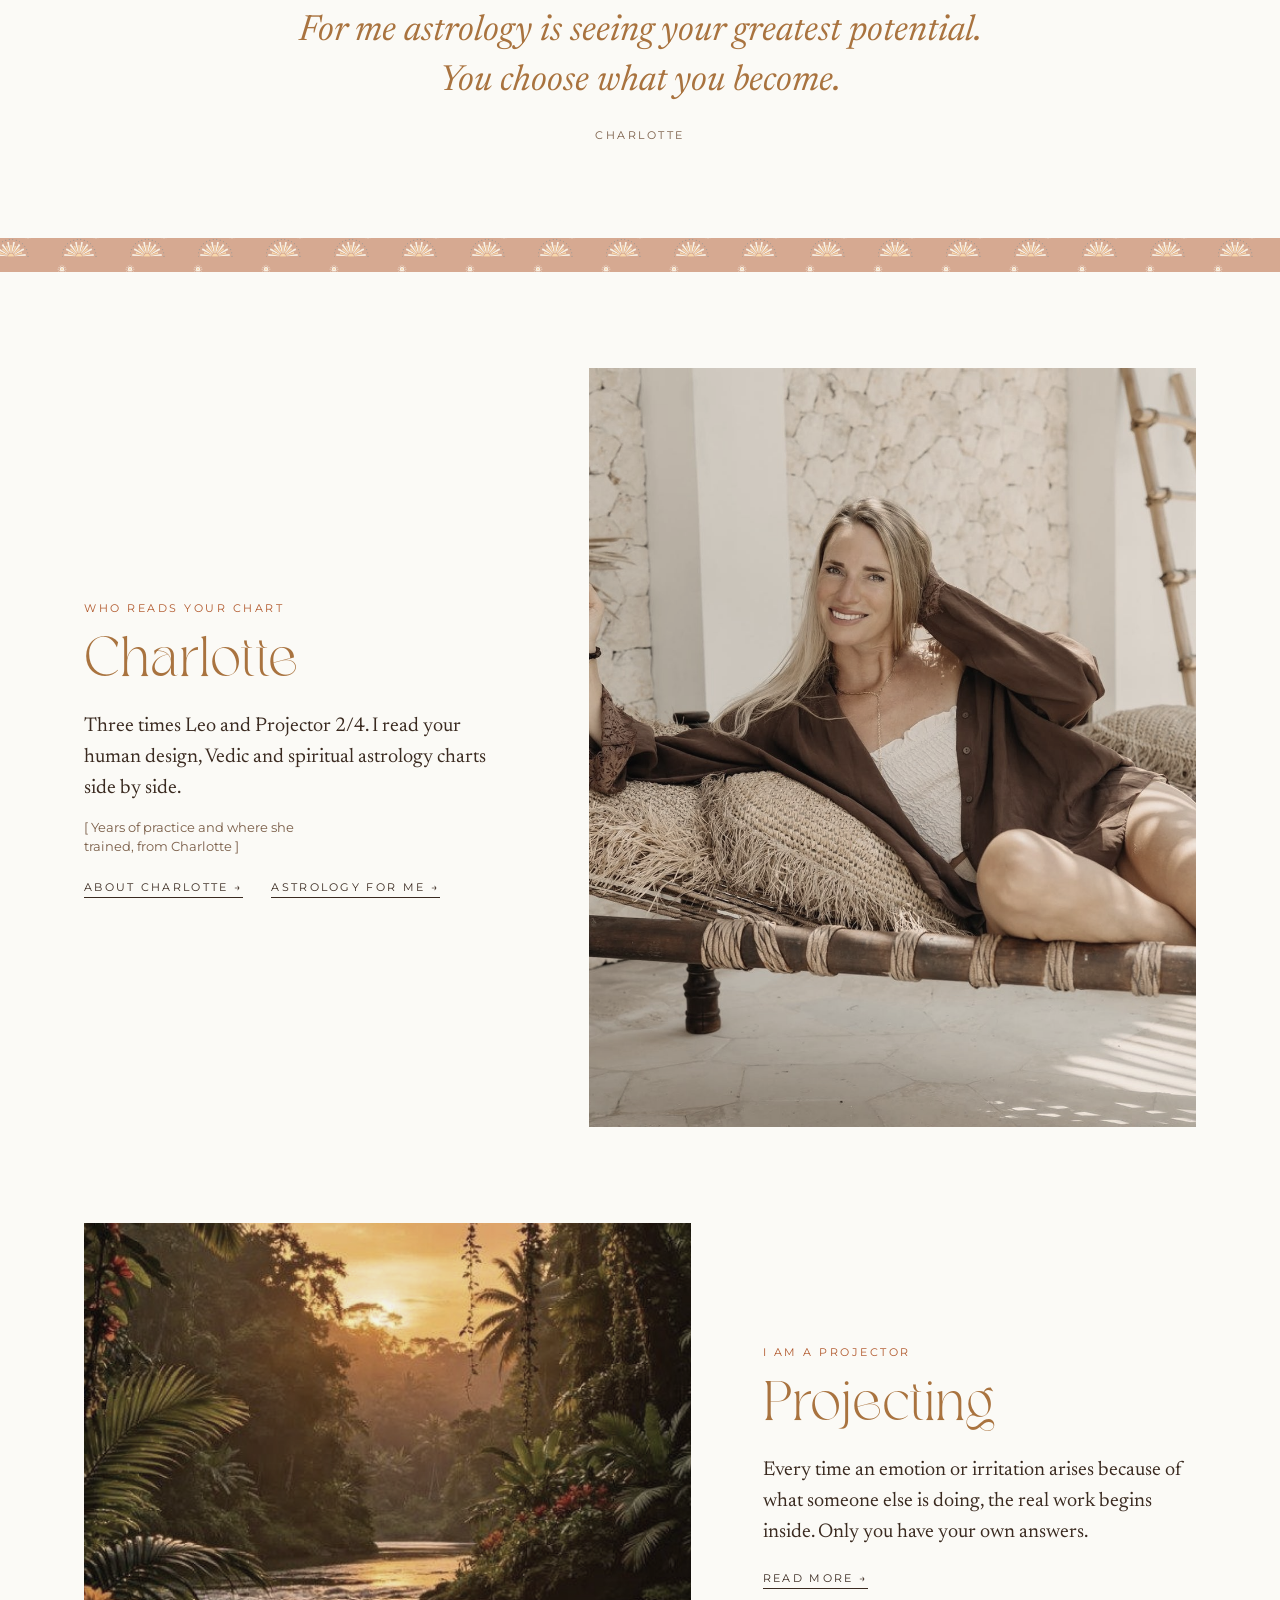
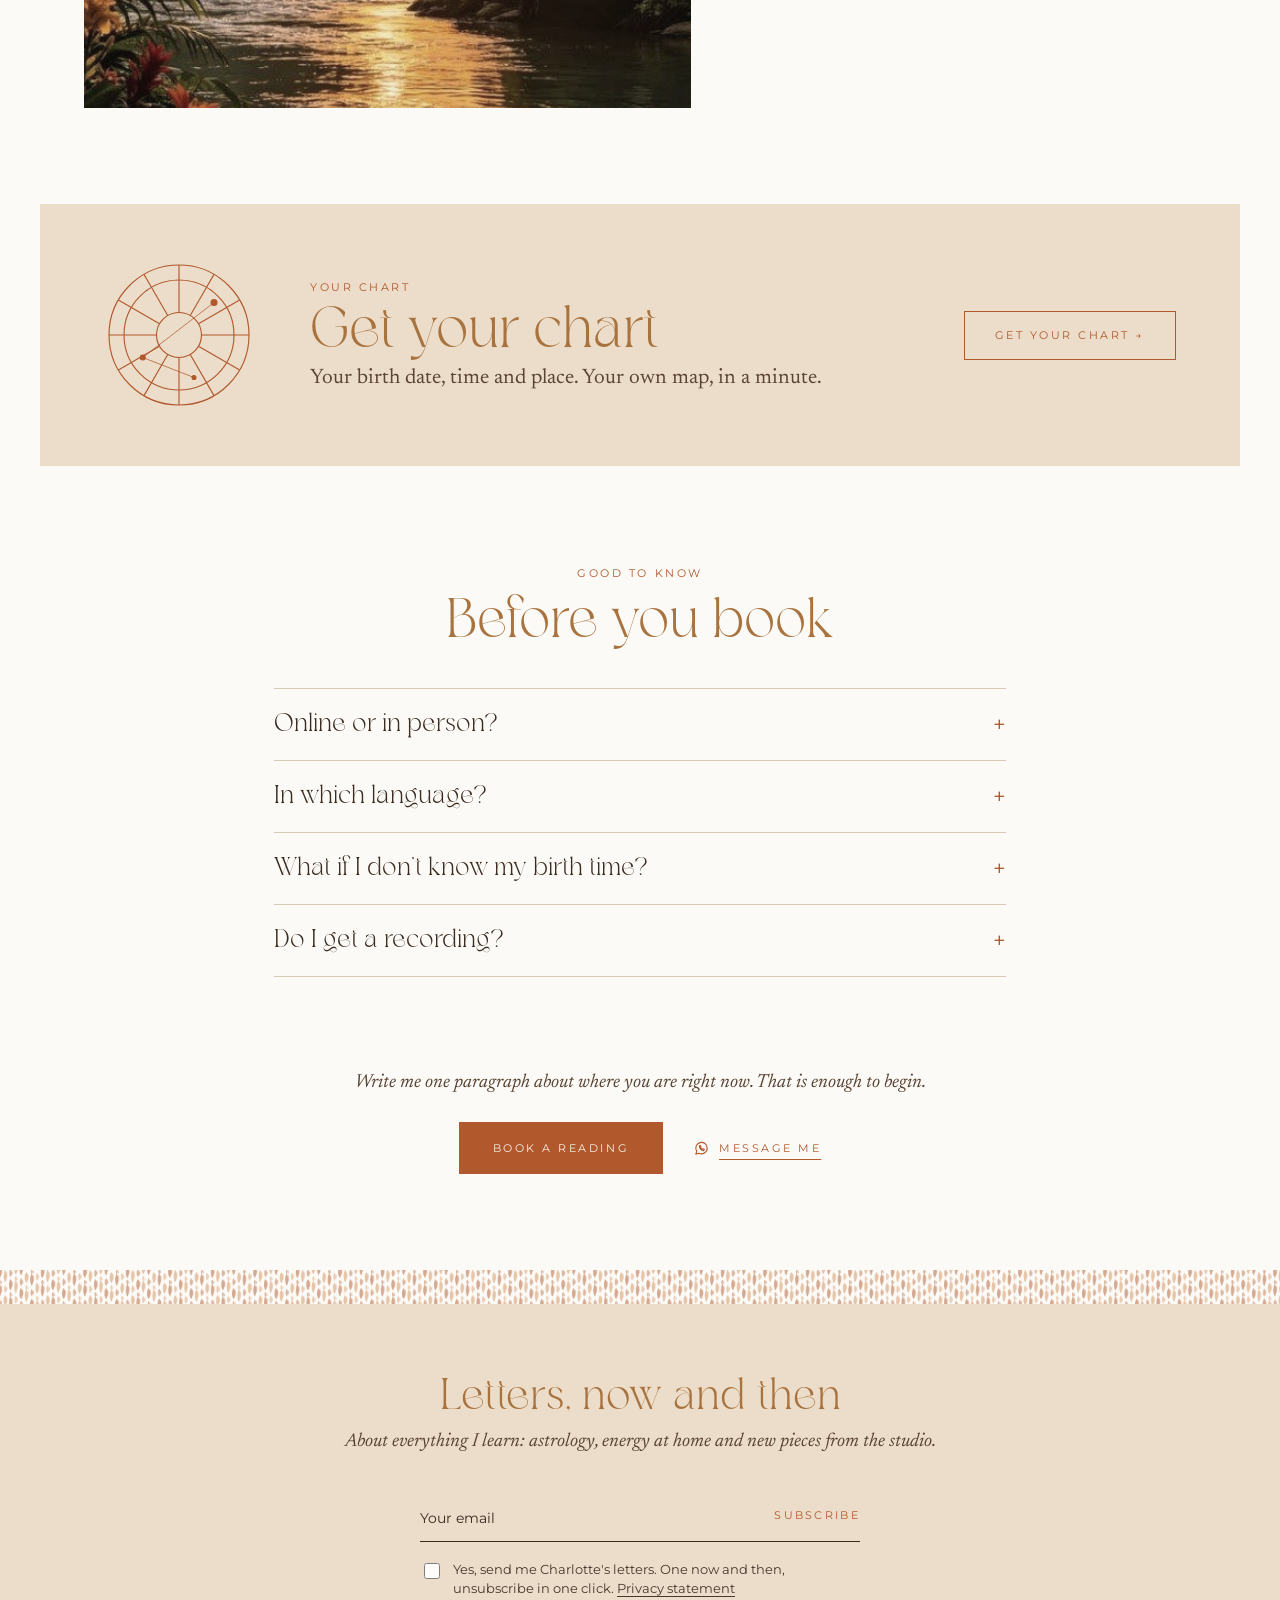
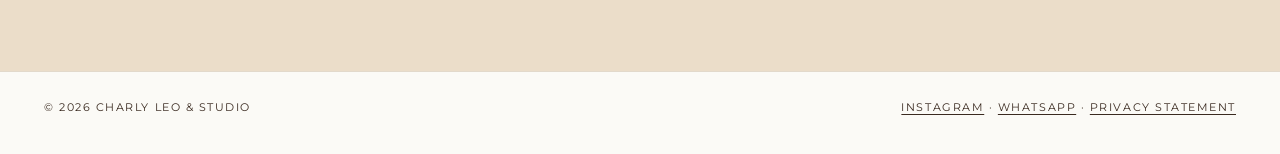
<file: astrology.html>
<!doctype html>
<html lang="en">
<head>
<meta charset="utf-8">
<meta name="viewport" content="width=device-width, initial-scale=1">
<title>Astrology readings · Charly Leo &amp; Studio</title>
<meta name="description" content="Vedic astrology, spiritual astrology and Human design, read side by side. A map with your answers already written in it.">
<!-- Test version: keeps search engines away while placeholders are still on the site. Remove this line at launch. -->
<meta name="robots" content="noindex">
<link rel="icon" type="image/png" href="assets/img/favicon.png">
<link rel="apple-touch-icon" href="assets/img/favicon.png">
<link rel="stylesheet" href="https://fonts.googleapis.com/css2?family=Newsreader:ital,opsz,wght@0,6..72,300..500;1,6..72,300..500&amp;family=Montserrat:wght@300;400;500&amp;display=swap">
<link rel="stylesheet" href="assets/css/site.css">
</head>
<body>
<div class="e c pg-astro">
<div class="bar"><a href="https://wa.me/?text=Hi%20Charlotte%2C%20I%27d%20love%20to%20book%20the%20free%20introduction%20call.">Free intro call, 20 minutes →</a><a class="bc-wa" href="https://wa.me/">Or message me <svg viewBox="0 0 24 24" width="22" height="22" fill="none" stroke="currentColor" stroke-width="1.6" stroke-linecap="round" stroke-linejoin="round" aria-hidden="true"><path d="M20 11.6a8 8 0 0 1-11.8 7L4 20l1.4-4.1A8 8 0 1 1 20 11.6z"></path><path d="M9 8.6c0 3.4 2.6 6.2 6 6.4l1-1.6-2-1-1 .8c-1-.5-1.9-1.4-2.4-2.4l.8-1-1-2-1.4.8"></path></svg></a></div>
<header class="nav7"><a class="logo" href="index.html"><img src="assets/img/logo-lion.png" alt=""><span class="ag">Charly Leo <small>&amp; Studio</small></span></a><input type="checkbox" id="mnav-Astrology" class="mnav-t"><label for="mnav-Astrology" class="mnav-b"><span class="o">Menu</span><span class="x">Close ×</span> <i></i></label><nav class="links" aria-label="Main"><a href="astrology.html" class="on">Astrology</a><a href="energy-at-home.html">Energy at Home</a><a href="studio.html">Studio</a><a href="about.html">About</a><a href="journal.html">Journal</a><a href="chart.html">Chart</a></nav></header>
<section class="hero in deep"><img class="bg" src="assets/img/banner-astrology.jpg" alt="" style="object-position:50% 52%">
<div class="tc"><span class="lab">Astrology readings<span class="dm"> · Vedic · Spiritual · Human design</span></span><h1 class="ag">Astrology is magic</h1><p>A map with your answers already written in it.</p><a class="jump" href="#readings">See the readings ↓</a></div></section>
<section class="w sec"><div class="hd"><span class="lab">How a reading works</span><h2 class="ag">My strength is finding what is important for you</h2></div><div class="steps3"><div><b>1</b><p>Your birth date, the exact time and the place.</p></div><div><b>2</b><p>Your questions, and why you want a reading now.</p></div><div><b>3</b><p>Your reading, online: all the answers written in your maps.</p></div></div></section>
<section class="w"><div class="sec"><div class="hd" id="readings"><span class="lab">Readings</span><h2 class="ag">Choose your reading</h2></div><div class="rd"><a class="r" href="https://wa.me/?text=Hi%20Charlotte%2C%20I%27d%20love%20to%20book%20an%20astrology%20reading.%20Could%20you%20send%20me%20the%20price%20and%20free%20times%3F"><div><h3 class="ag">Astrology reading</h3><p>What is my mission here on earth?</p></div><span class="m">60 minutes <i>→</i></span></a><a class="r" href="https://wa.me/?text=Hi%20Charlotte%2C%20I%27d%20love%20to%20book%20a%20relocation%20chart%20reading.%20Could%20you%20send%20me%20the%20price%20and%20free%20times%3F"><div><h3 class="ag">Relocation chart</h3><p>Where are the best places for you to live, in this life?</p></div><span class="m">75 minutes <i>→</i></span></a><a class="r" href="https://wa.me/?text=Hi%20Charlotte%2C%20I%27d%20love%20to%20book%20a%20relationship%20astrology%20reading.%20Could%20you%20send%20me%20the%20price%20and%20free%20times%3F"><div><h3 class="ag">Relationship astrology</h3><p>Both birth details, and your questions about the relationship.</p></div><span class="m">120 minutes <i>→</i></span></a><a class="r" href="https://wa.me/?text=Hi%20Charlotte%2C%20I%27d%20love%20to%20book%20an%20Astrology%20basics%20call.%20Could%20you%20send%20me%20the%20price%20and%20free%20times%3F"><div><h3 class="ag">Astrology basics</h3><p>Who am I? Sun, rising sign, Moon, Venus, Mars and Mercury.</p></div><span class="m">30 minutes <i>→</i></span></a><a class="r" href="https://wa.me/?text=Hi%20Charlotte%2C%20I%27d%20love%20to%20book%20a%20Spiritual%20astrology%20basics%20call.%20Could%20you%20send%20me%20the%20price%20and%20free%20times%3F"><div><h3 class="ag">Spiritual astrology basics</h3><p>My life path, my soul mission, the trauma I carry.</p></div><span class="m">30 minutes <i>→</i></span></a><a class="r free" href="https://wa.me/?text=Hi%20Charlotte%2C%20I%27d%20love%20to%20book%20the%20free%20introduction%20call."><div><h3 class="ag">Not sure yet? Introduction call</h3><p>We find the reading that fits. No chart needed.</p></div><span class="m">20 minutes · free <i>→</i></span></a></div><div class="cta"><p>Tap a reading and the price and free times come straight to your WhatsApp.</p><span class="btn-row"><a class="btn" href="https://wa.me/?text=Hi%20Charlotte%2C%20I%27d%20love%20to%20know%20more%20about%20the%20astrology%20readings.">Book a reading</a><a class="msg" href="https://wa.me/"><svg viewBox="0 0 24 24" width="22" height="22" fill="none" stroke="currentColor" stroke-width="1.6" stroke-linecap="round" stroke-linejoin="round" aria-hidden="true"><path d="M20 11.6a8 8 0 0 1-11.8 7L4 20l1.4-4.1A8 8 0 1 1 20 11.6z"></path><path d="M9 8.6c0 3.4 2.6 6.2 6 6.4l1-1.6-2-1-1 .8c-1-.5-1.9-1.4-2.4-2.4l.8-1-1-2-1.4.8"></path></svg>Message me</a></span></div><figure class="kw1"><blockquote>“[ A few words from a client about her reading, in her own words, with her permission ]”</blockquote><figcaption>[ First name ] · Astrology reading</figcaption></figure></div></section>
<section class="w"><div class="teas"><div class="ph"><img loading="lazy" decoding="async" src="assets/img/magic-water-light.jpg" alt="" style="object-position:50% 50%"></div><div><span class="lab">Why I believe</span><h2 class="ag">Magic</h2><p class="sm">A lot of people question astrology, and I get it. Just look at what is already happening around us. The moon moves the sea. Plants respond to sound. Once you see how much unexplained intelligence is already moving through life, the idea that <em class="hl">a birth chart carries information</em> feels a lot less strange.</p><a class="lk" href="journal/magic.html">Read more →</a></div></div></section>
<section class="q m7 key"><div class="lr" aria-hidden="true"><span></span><img loading="lazy" decoding="async" src="assets/img/logo-lion.png" alt=""><span></span></div><blockquote class="it">For me astrology is seeing your greatest potential. You choose what you become.</blockquote><span class="lab">Charlotte</span></section>
<div class="rib8 sun mid" aria-hidden="true"></div>
<section class="w"><div class="teas rev who"><div class="ph"><img loading="lazy" decoding="async" src="assets/img/charlotte-daybed.jpg" alt="Charlotte" style="object-position:40% 40%"></div><div><span class="lab">Who reads your chart</span><h2 class="ag">Charlotte</h2><p class="sm">Three times Leo and Projector 2/4. I read your human design, Vedic and spiritual astrology charts side by side.</p><p class="todo">[ Years of practice and where she trained, from Charlotte ]</p><span class="lks"><a class="lk" href="about.html">About Charlotte →</a><a class="lk" href="journal/once-the-design-is-visible.html">Astrology for me →</a></span></div></div></section>
<section class="w"><div class="teas"><div class="ph wide"><img loading="lazy" decoding="async" src="assets/img/projecting-river.jpg" alt="" style="object-position:50% 50%"></div><div><span class="lab">I am a Projector</span><h2 class="ag">Projecting</h2><p class="sm">Every time an emotion or irritation arises because of what someone else is doing, the real work begins inside. Only you have your own answers.</p><a class="lk" href="journal/projecting.html">Read more →</a></div></div></section>
<section class="w chartwrap ol"><a class="chart" href="chart.html"><svg viewBox="0 0 120 120" fill="none" stroke="currentColor" stroke-width=".9" aria-hidden="true"><circle cx="60" cy="60" r="56"></circle><circle cx="60" cy="60" r="44"></circle><circle cx="60" cy="60" r="18"></circle><path d="M78.0 60.0L116.0 60.0"></path><path d="M75.6 69.0L108.5 88.0"></path><path d="M69.0 75.6L88.0 108.5"></path><path d="M60.0 78.0L60.0 116.0"></path><path d="M51.0 75.6L32.0 108.5"></path><path d="M44.4 69.0L11.5 88.0"></path><path d="M42.0 60.0L4.0 60.0"></path><path d="M44.4 51.0L11.5 32.0"></path><path d="M51.0 44.4L32.0 11.5"></path><path d="M60.0 42.0L60.0 4.0"></path><path d="M69.0 44.4L88.0 11.5"></path><path d="M75.6 51.0L108.5 32.0"></path><circle cx="88" cy="34" r="2.4" fill="currentColor"></circle><circle cx="31" cy="78" r="2" fill="currentColor"></circle><circle cx="72" cy="94" r="1.6" fill="currentColor"></circle><path d="M88 34L31 78M31 78L72 94" stroke-width=".6"></path></svg><span class="tx"><span class="lab">Your chart</span><span class="h ag">Get your chart</span><span class="nr">Your birth date, time and place. Your own map, in a minute.</span></span><span class="go">Get your chart →</span></a></section>
<section class="w sec faq"><div class="hd"><span class="lab">Good to know</span><h2 class="ag">Before you book</h2></div><details><summary class="ag">Online or in person?</summary><p>[ Charlotte's answer ]</p></details><details><summary class="ag">In which language?</summary><p>[ Charlotte's answer ]</p></details><details><summary class="ag">What if I don't know my birth time?</summary><p>[ Charlotte's answer ]</p></details><details><summary class="ag">Do I get a recording?</summary><p>[ Charlotte's answer ]</p></details></section>
<section class="w"><div class="cta close"><p>Write me one paragraph about where you are right now. That is enough to begin.</p><span class="btn-row"><a class="btn" href="https://wa.me/?text=Hi%20Charlotte%2C%20I%27d%20love%20to%20know%20more%20about%20the%20astrology%20readings.">Book a reading</a><a class="msg" href="https://wa.me/"><svg viewBox="0 0 24 24" width="22" height="22" fill="none" stroke="currentColor" stroke-width="1.6" stroke-linecap="round" stroke-linejoin="round" aria-hidden="true"><path d="M20 11.6a8 8 0 0 1-11.8 7L4 20l1.4-4.1A8 8 0 1 1 20 11.6z"></path><path d="M9 8.6c0 3.4 2.6 6.2 6 6.4l1-1.6-2-1-1 .8c-1-.5-1.9-1.4-2.4-2.4l.8-1-1-2-1.4.8"></path></svg>Message me</a></span></div></section>
<div class="rib8 stripe" aria-hidden="true"></div><section class="let sand"><h2 class="ag">Letters, now and then</h2><p class="sub">About everything I learn: astrology, energy at home and new pieces from the studio.</p><div class="fld"><span>Your email</span><b>Subscribe</b></div><label class="consent"><input type="checkbox"><span>Yes, send me Charlotte's letters. One now and then, unsubscribe in one click. <a href="#">Privacy statement</a></span></label></section>
<footer><span>© 2026 Charly Leo &amp; Studio</span><span class="fl"><a href="#">Instagram</a> · <a href="https://wa.me/">WhatsApp</a> · <a href="#">Privacy statement</a></span></footer>
<a class="wa" href="https://wa.me/" aria-label="Message Charlotte on WhatsApp"><svg viewBox="0 0 24 24" width="22" height="22" fill="none" stroke="currentColor" stroke-width="1.6" stroke-linecap="round" stroke-linejoin="round" aria-hidden="true"><path d="M20 11.6a8 8 0 0 1-11.8 7L4 20l1.4-4.1A8 8 0 1 1 20 11.6z"></path><path d="M9 8.6c0 3.4 2.6 6.2 6 6.4l1-1.6-2-1-1 .8c-1-.5-1.9-1.4-2.4-2.4l.8-1-1-2-1.4.8"></path></svg><b>WhatsApp</b></a>
</div>
<script src="assets/js/site.js"></script>
</body>
</html>
</file>
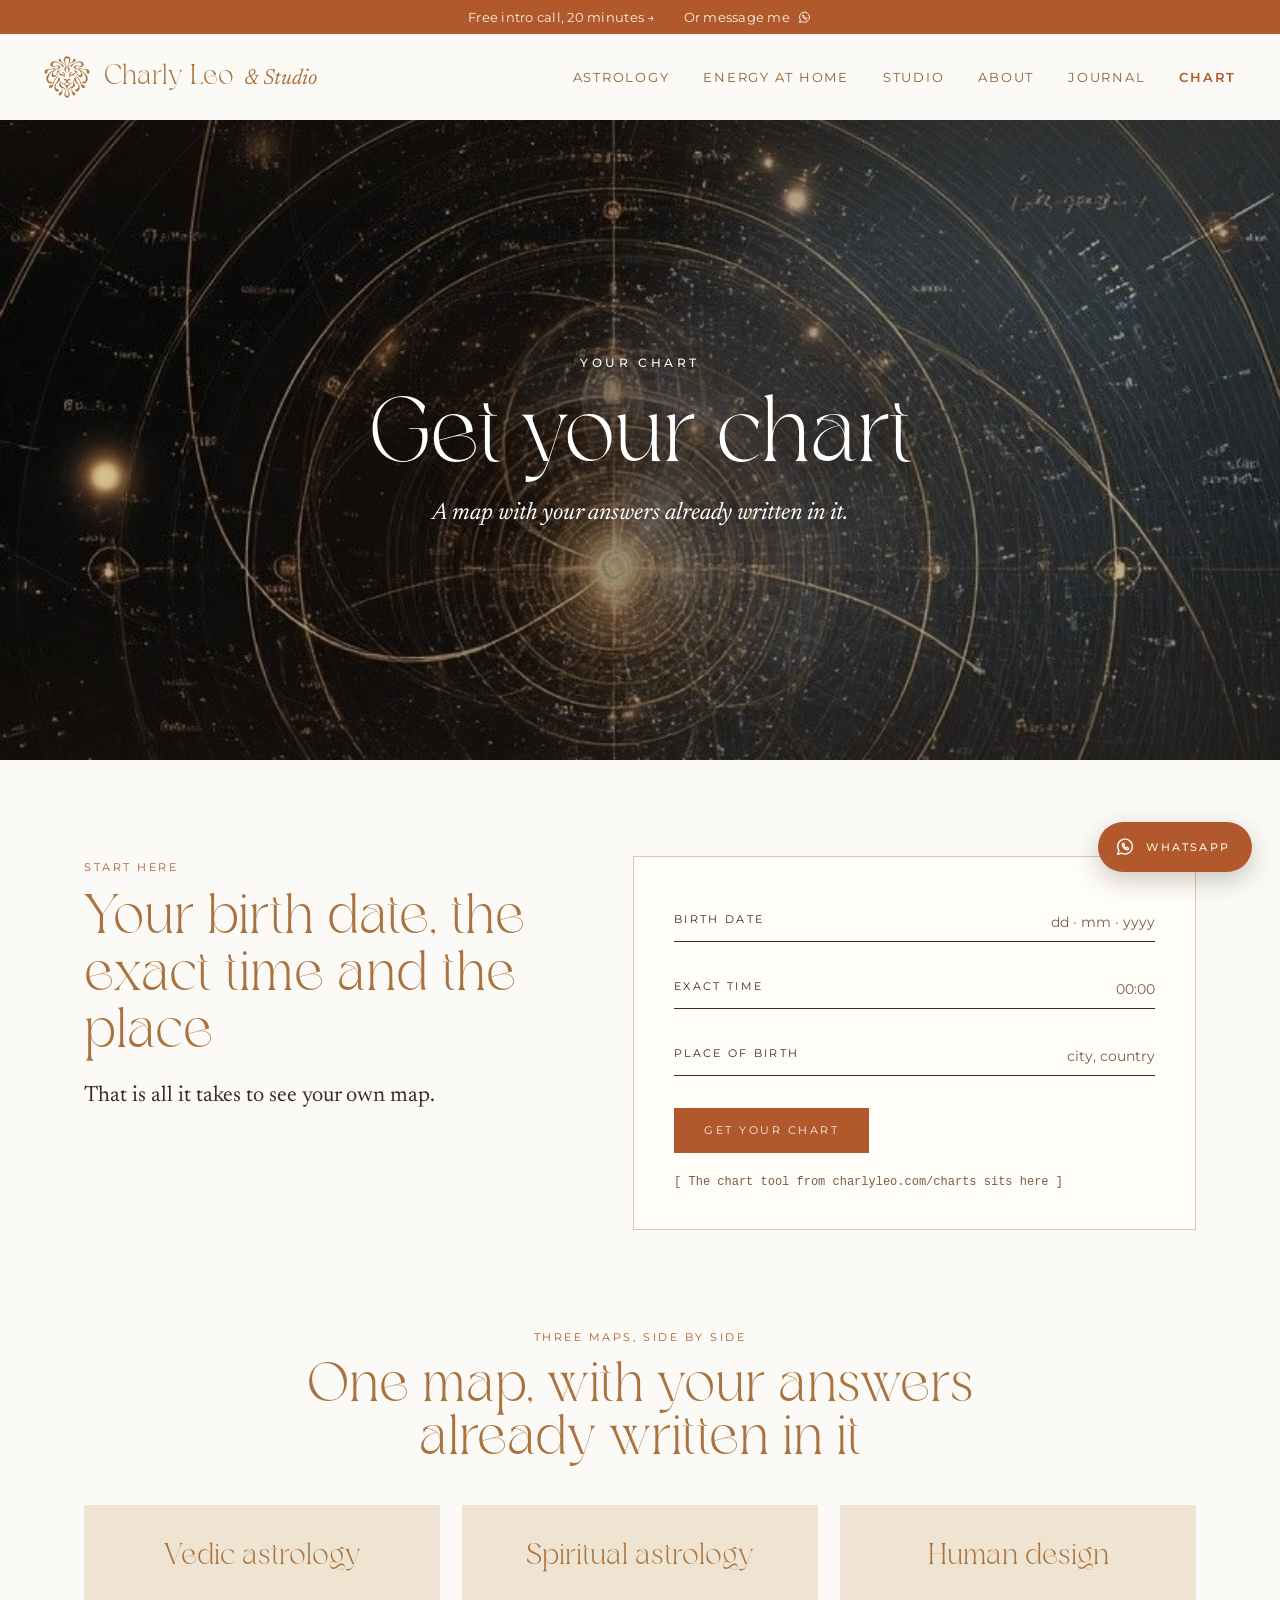
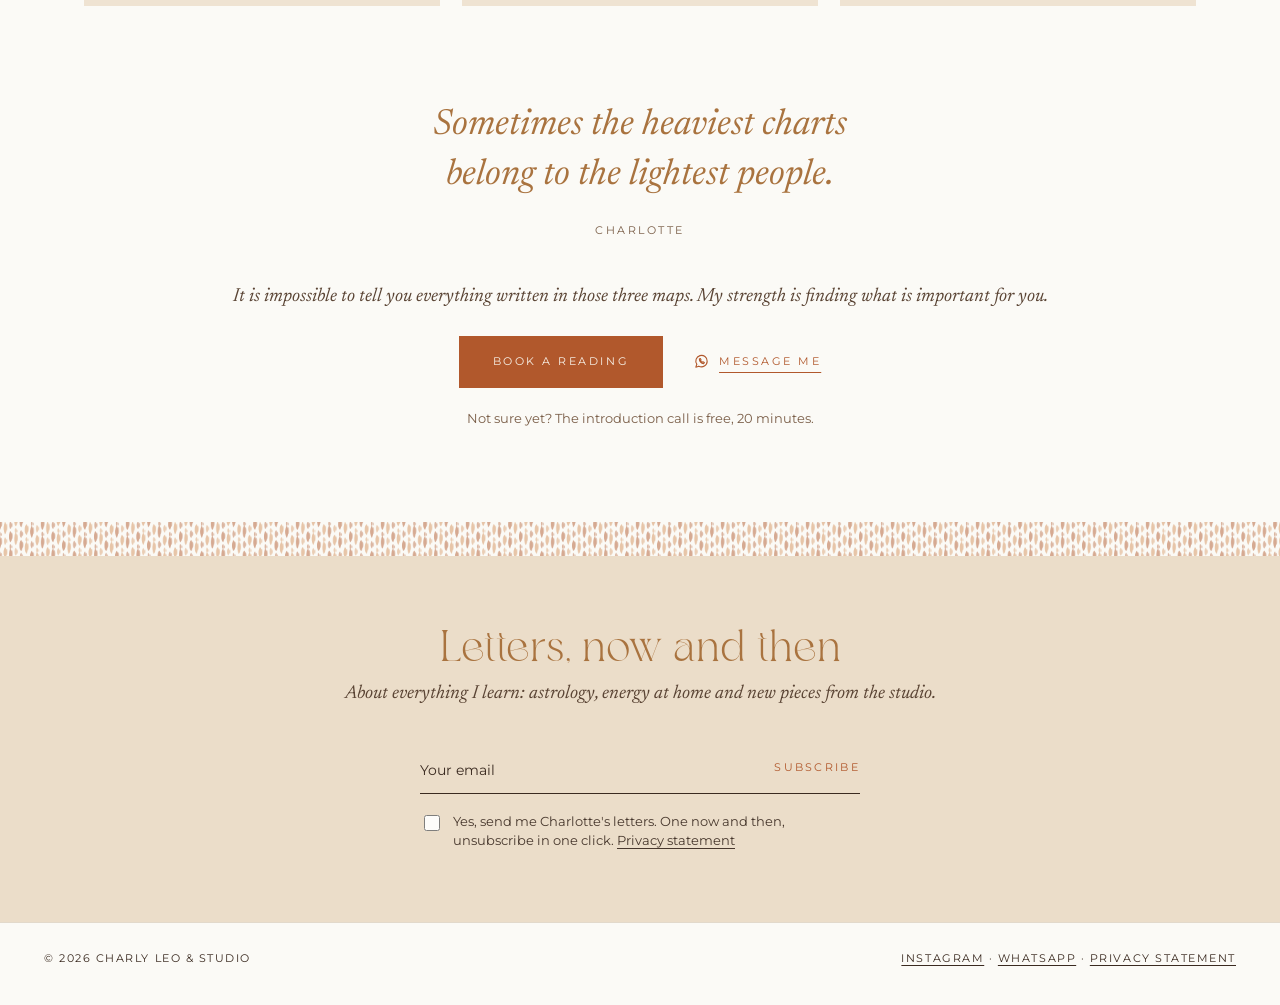
<file: chart.html>
<!doctype html>
<html lang="en">
<head>
<meta charset="utf-8">
<meta name="viewport" content="width=device-width, initial-scale=1">
<title>Get your chart · Charly Leo &amp; Studio</title>
<meta name="description" content="Your birth date, the exact time and the place. That is all it takes to see your own map.">
<!-- Test version: keeps search engines away while placeholders are still on the site. Remove this line at launch. -->
<meta name="robots" content="noindex">
<link rel="icon" type="image/png" href="assets/img/favicon.png">
<link rel="apple-touch-icon" href="assets/img/favicon.png">
<link rel="stylesheet" href="https://fonts.googleapis.com/css2?family=Newsreader:ital,opsz,wght@0,6..72,300..500;1,6..72,300..500&amp;family=Montserrat:wght@300;400;500&amp;display=swap">
<link rel="stylesheet" href="assets/css/site.css">
</head>
<body>
<div class="e c">
<div class="bar"><a href="https://wa.me/?text=Hi%20Charlotte%2C%20I%27d%20love%20to%20book%20the%20free%20introduction%20call.">Free intro call, 20 minutes →</a><a class="bc-wa" href="https://wa.me/">Or message me <svg viewBox="0 0 24 24" width="22" height="22" fill="none" stroke="currentColor" stroke-width="1.6" stroke-linecap="round" stroke-linejoin="round" aria-hidden="true"><path d="M20 11.6a8 8 0 0 1-11.8 7L4 20l1.4-4.1A8 8 0 1 1 20 11.6z"></path><path d="M9 8.6c0 3.4 2.6 6.2 6 6.4l1-1.6-2-1-1 .8c-1-.5-1.9-1.4-2.4-2.4l.8-1-1-2-1.4.8"></path></svg></a></div>
<header class="nav7"><a class="logo" href="index.html"><img src="assets/img/logo-lion.png" alt=""><span class="ag">Charly Leo <small>&amp; Studio</small></span></a><input type="checkbox" id="mnav-Chart" class="mnav-t"><label for="mnav-Chart" class="mnav-b"><span class="o">Menu</span><span class="x">Close ×</span> <i></i></label><nav class="links" aria-label="Main"><a href="astrology.html">Astrology</a><a href="energy-at-home.html">Energy at Home</a><a href="studio.html">Studio</a><a href="about.html">About</a><a href="journal.html">Journal</a><a href="chart.html" class="on">Chart</a></nav></header>
<section class="hero in"><img class="bg" src="assets/img/banner-chart.jpg" alt="" style="object-position:50% 40%">
<div class="tc"><span class="lab">Your chart</span><h1 class="ag">Get your chart</h1><p>A map with your answers already written in it.</p></div></section>
<section class="w sec"><div class="tool"><div><span class="lab" style="color:#B1582C">Start here</span><h2 class="ag">Your birth date, the exact time and the place</h2><p class="nr">That is all it takes to see your own map.</p></div><div class="frm"><div class="fld2"><span>Birth date</span><span>dd · mm · yyyy</span></div><div class="fld2"><span>Exact time</span><span>00:00</span></div><div class="fld2"><span>Place of birth</span><span>city, country</span></div><a class="btn" href="https://charlyleo.com/charts" style="margin-top:10px">Get your chart</a><p class="note" style="text-align:left">[ The chart tool from charlyleo.com/charts sits here ]</p></div></div></section>
<section class="w sec"><div class="hd"><span class="lab">Three maps, side by side</span><h2 class="ag">One map, with your answers <br class="dbr">already written in it</h2></div><div class="three"><div><h3 class="ag">Vedic astrology</h3></div><div><h3 class="ag">Spiritual astrology</h3></div><div><h3 class="ag">Human design</h3></div></div></section>
<section class="q"><blockquote class="it">Sometimes the heaviest charts <br class="dbr">belong to the lightest people.</blockquote><span class="lab">Charlotte</span></section>
<section class="w"><div class="cta" style="margin-top:50px"><p>It is impossible to tell you everything written in those three maps. My strength is finding what is important for you.</p><span class="btn-row"><a class="btn" href="https://wa.me/?text=Hi%20Charlotte%2C%20I%27d%20love%20to%20know%20more%20about%20the%20astrology%20readings.">Book a reading</a><a class="msg" href="https://wa.me/"><svg viewBox="0 0 24 24" width="22" height="22" fill="none" stroke="currentColor" stroke-width="1.6" stroke-linecap="round" stroke-linejoin="round" aria-hidden="true"><path d="M20 11.6a8 8 0 0 1-11.8 7L4 20l1.4-4.1A8 8 0 1 1 20 11.6z"></path><path d="M9 8.6c0 3.4 2.6 6.2 6 6.4l1-1.6-2-1-1 .8c-1-.5-1.9-1.4-2.4-2.4l.8-1-1-2-1.4.8"></path></svg>Message me</a></span><p style="margin-top:22px;font-style:normal;font-family:Montserrat,sans-serif;font-size:13px;color:#7A5E48">Not sure yet? The introduction call is free, 20 minutes.</p></div></section>
<div class="rib8 stripe" aria-hidden="true"></div><section class="let sand"><h2 class="ag">Letters, now and then</h2><p class="sub">About everything I learn: astrology, energy at home and new pieces from the studio.</p><div class="fld"><span>Your email</span><b>Subscribe</b></div><label class="consent"><input type="checkbox"><span>Yes, send me Charlotte's letters. One now and then, unsubscribe in one click. <a href="#">Privacy statement</a></span></label></section>
<footer><span>© 2026 Charly Leo &amp; Studio</span><span class="fl"><a href="#">Instagram</a> · <a href="https://wa.me/">WhatsApp</a> · <a href="#">Privacy statement</a></span></footer>
<a class="wa" href="https://wa.me/" aria-label="Message Charlotte on WhatsApp"><svg viewBox="0 0 24 24" width="22" height="22" fill="none" stroke="currentColor" stroke-width="1.6" stroke-linecap="round" stroke-linejoin="round" aria-hidden="true"><path d="M20 11.6a8 8 0 0 1-11.8 7L4 20l1.4-4.1A8 8 0 1 1 20 11.6z"></path><path d="M9 8.6c0 3.4 2.6 6.2 6 6.4l1-1.6-2-1-1 .8c-1-.5-1.9-1.4-2.4-2.4l.8-1-1-2-1.4.8"></path></svg><b>WhatsApp</b></a>
</div>
<script src="assets/js/site.js"></script>
</body>
</html>
</file>
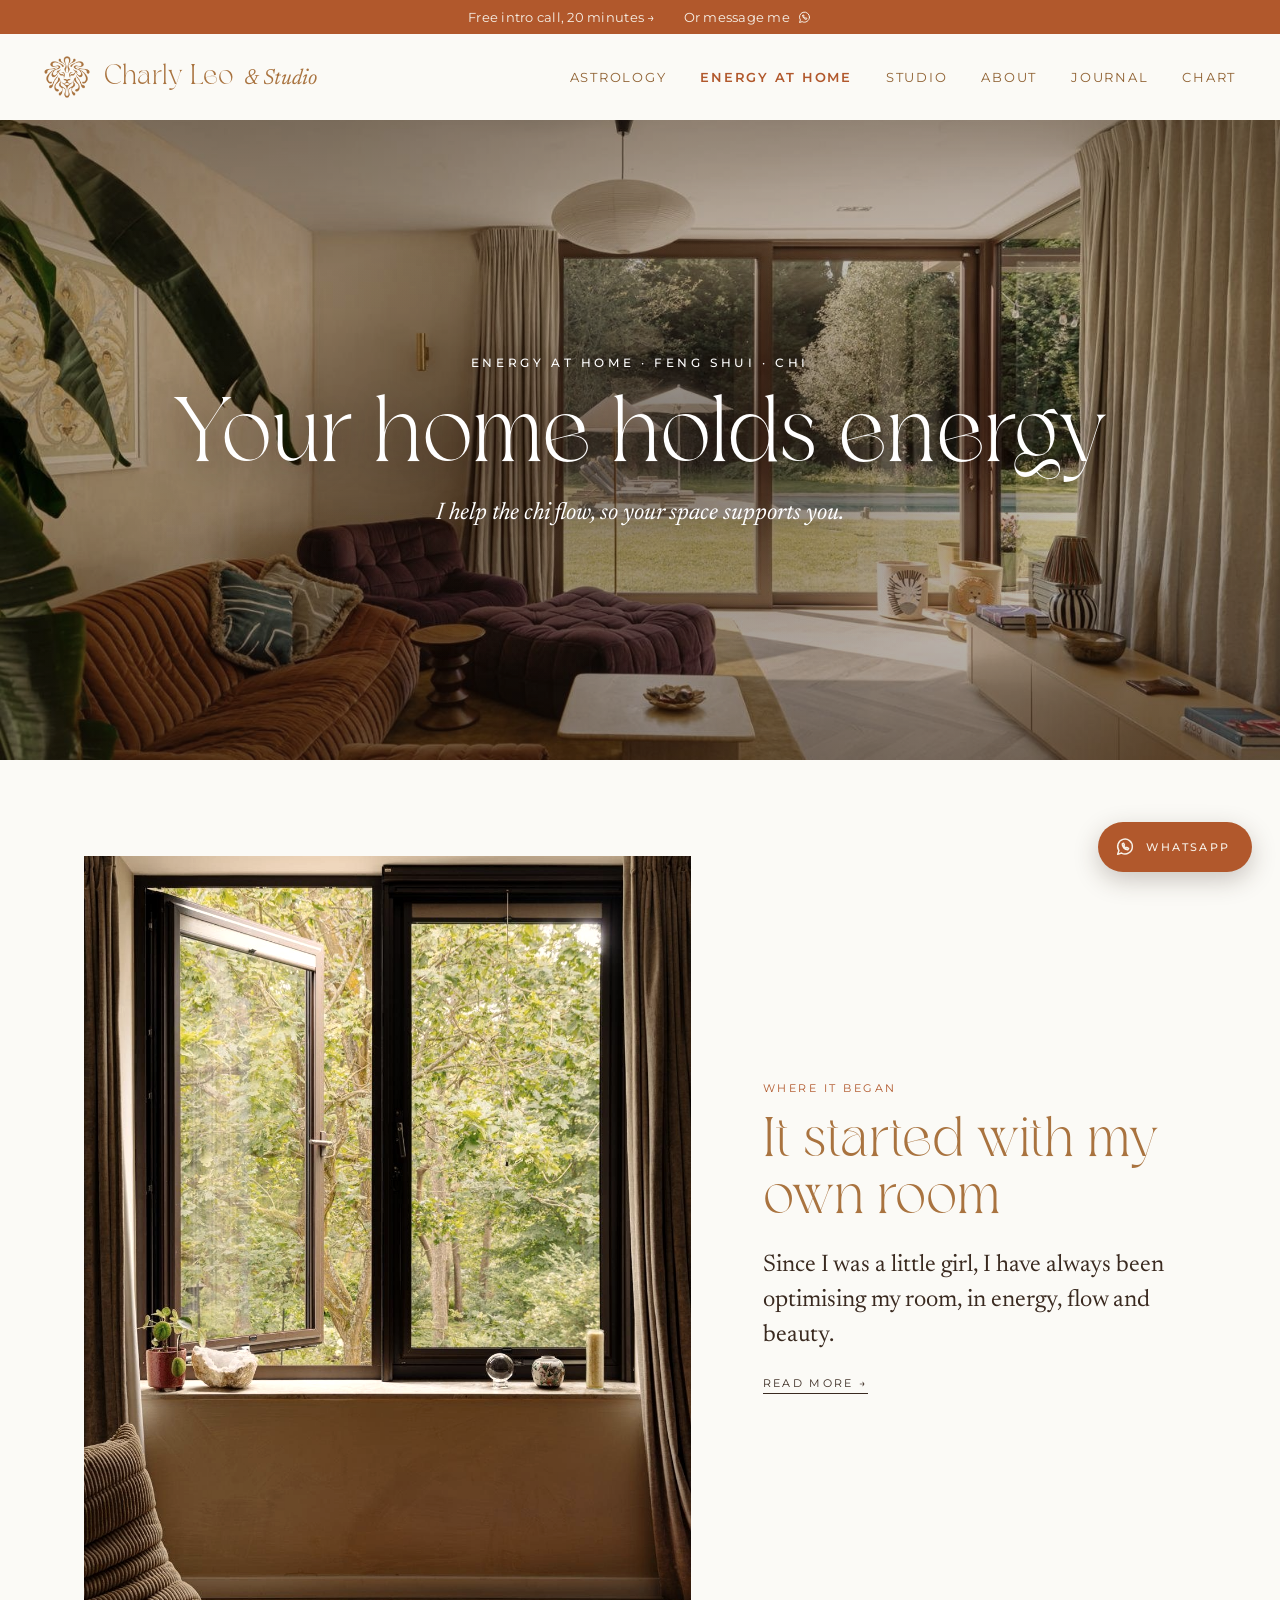
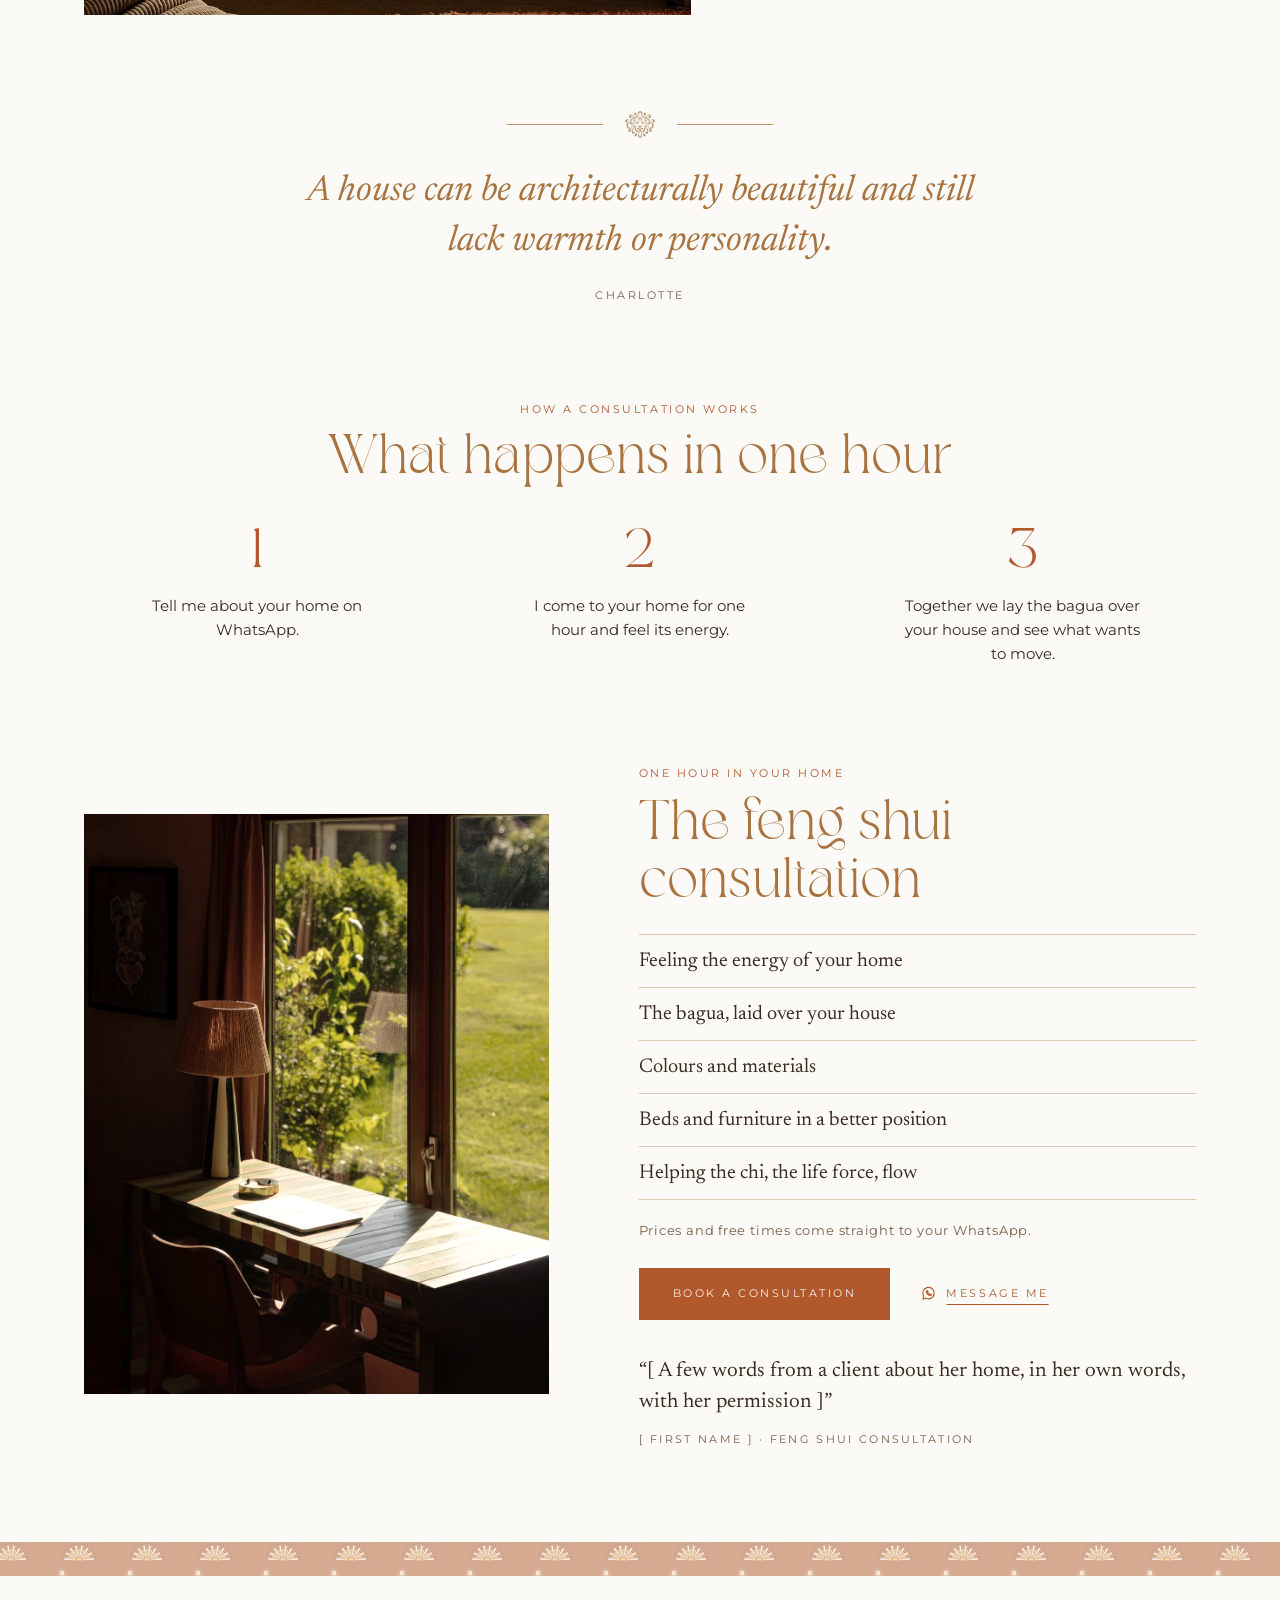
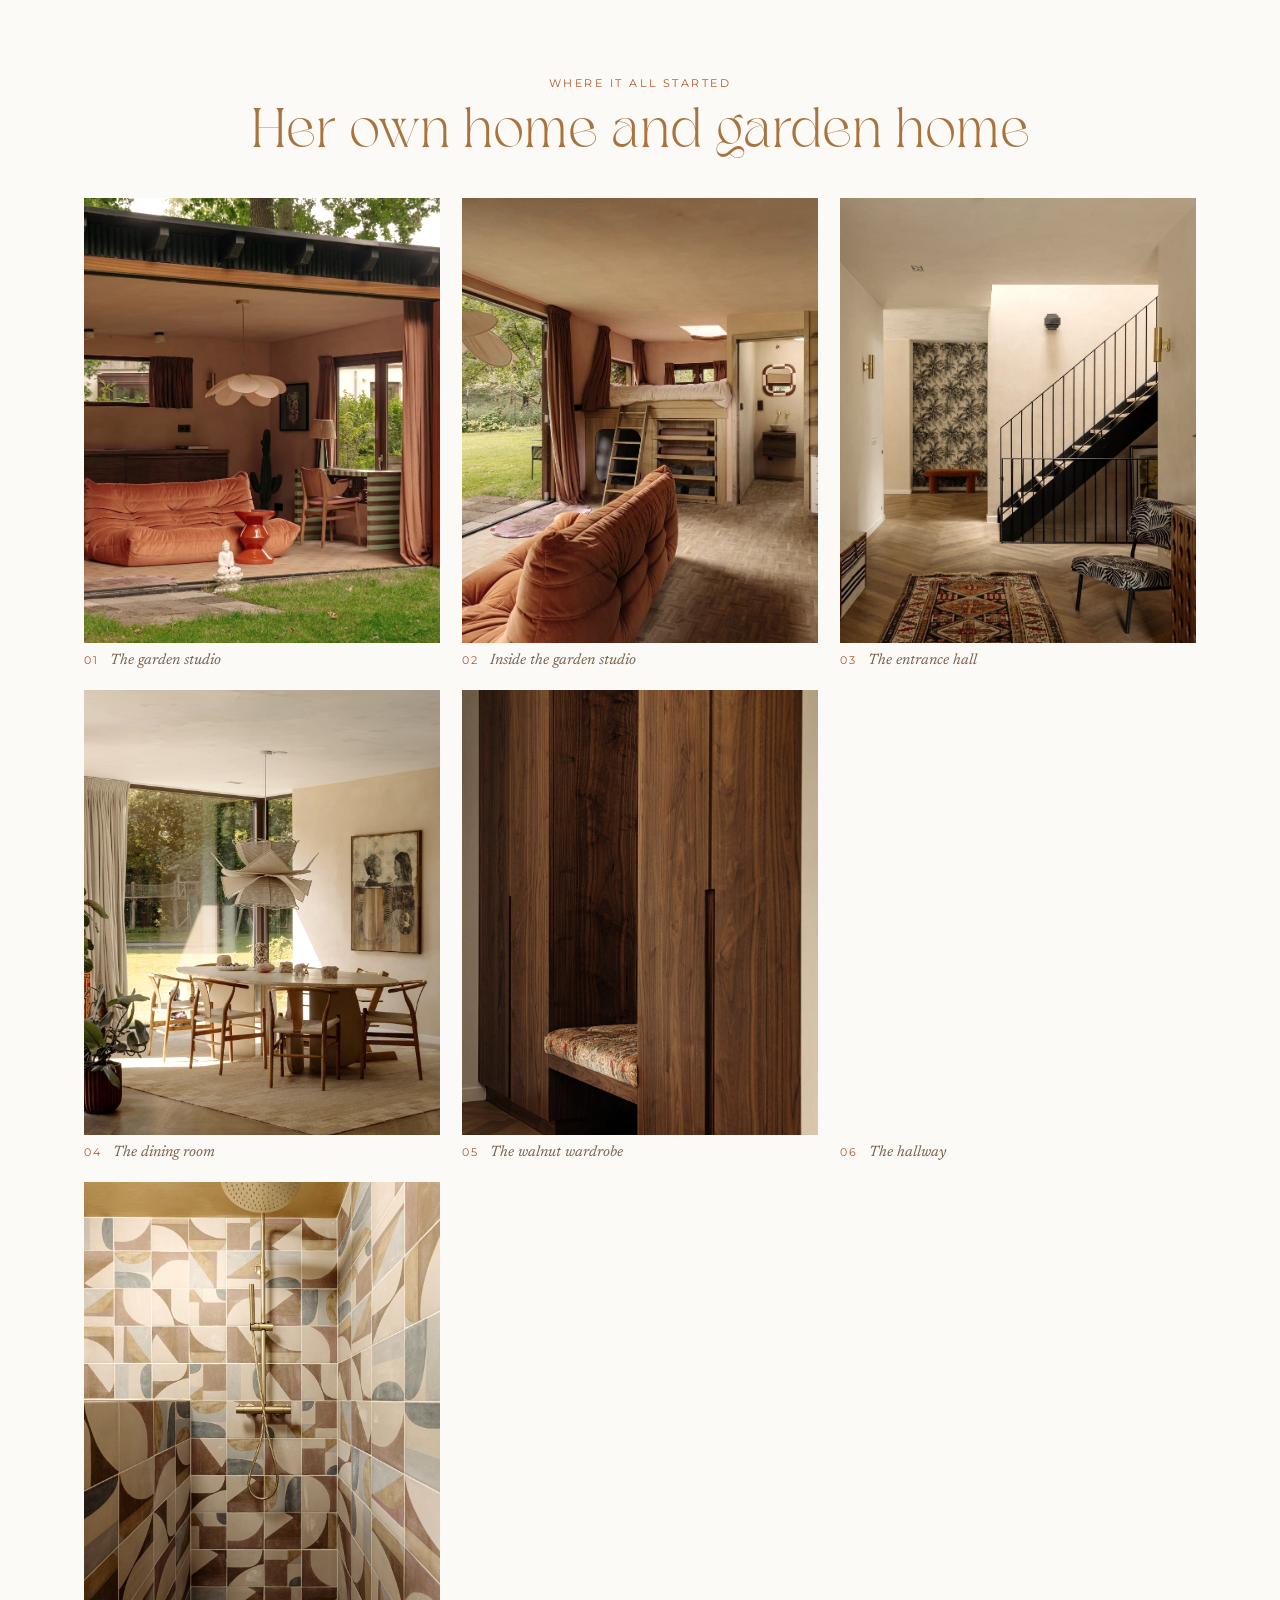
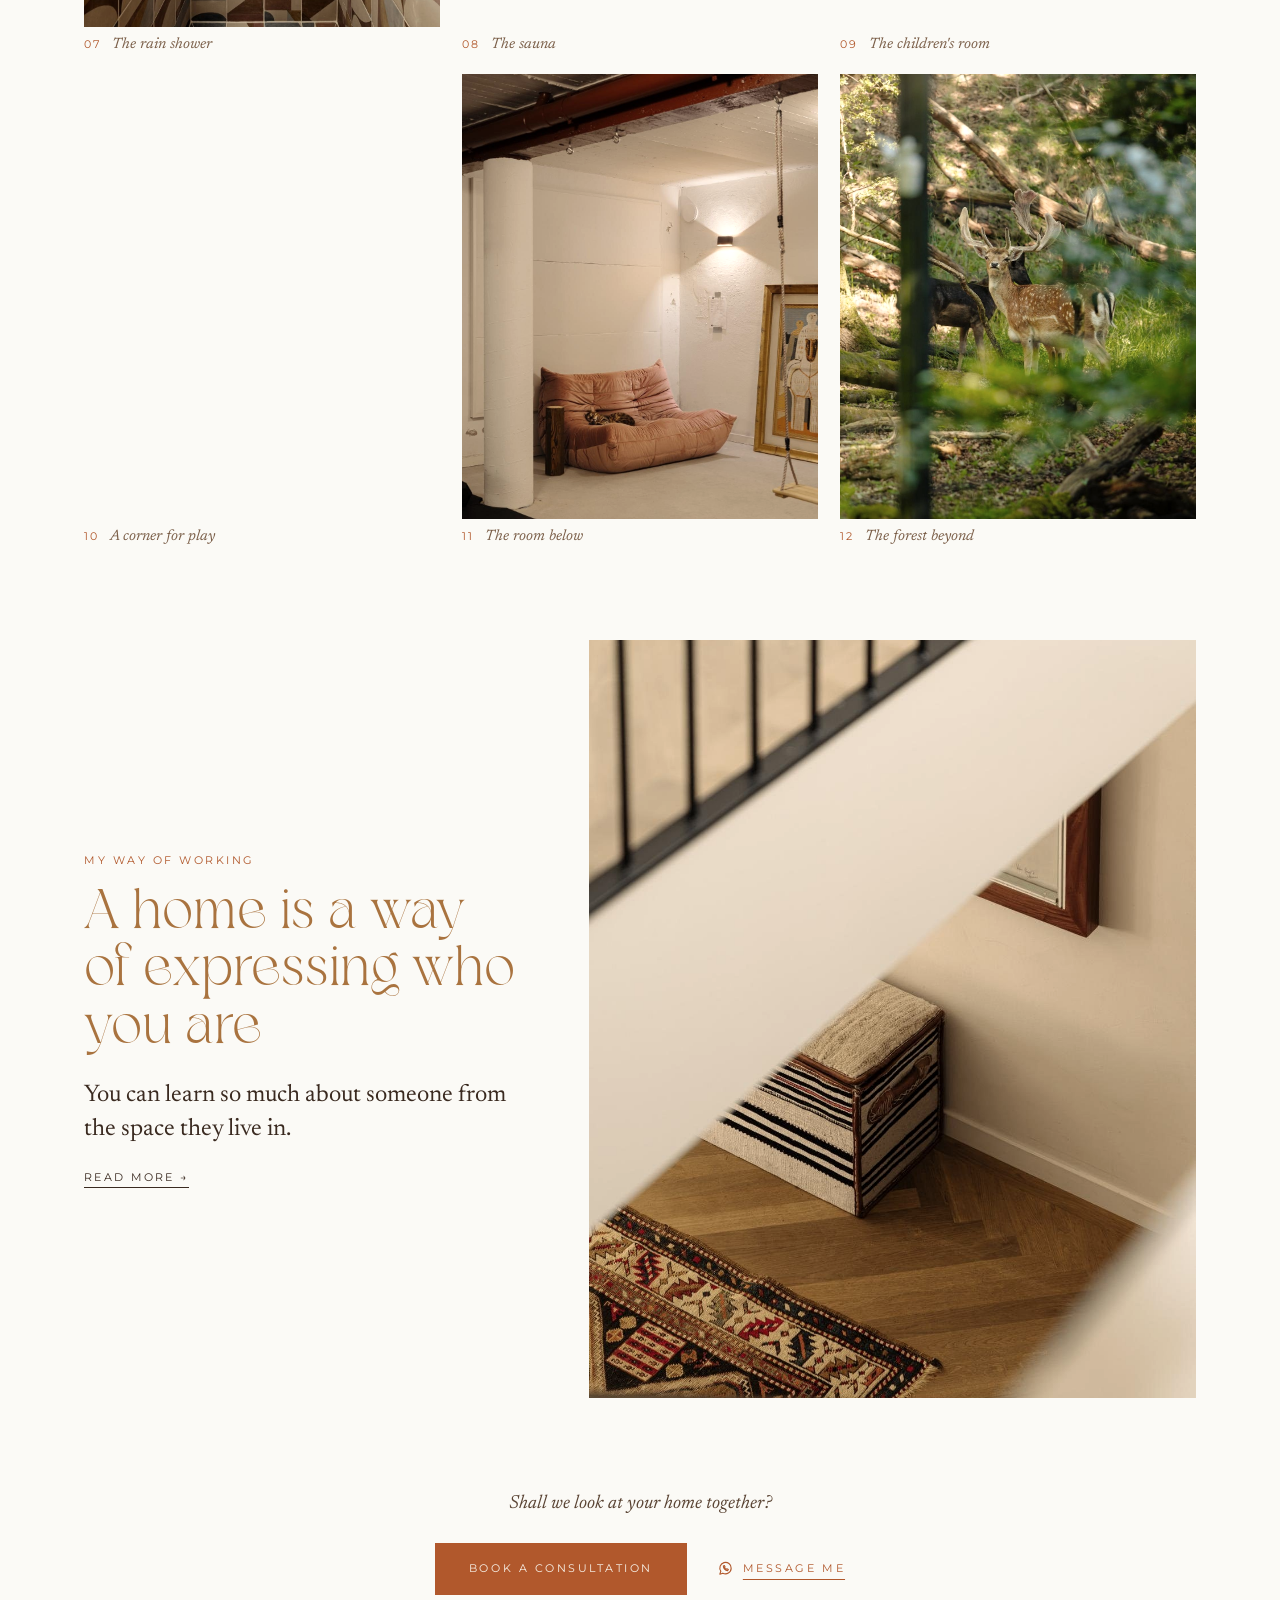
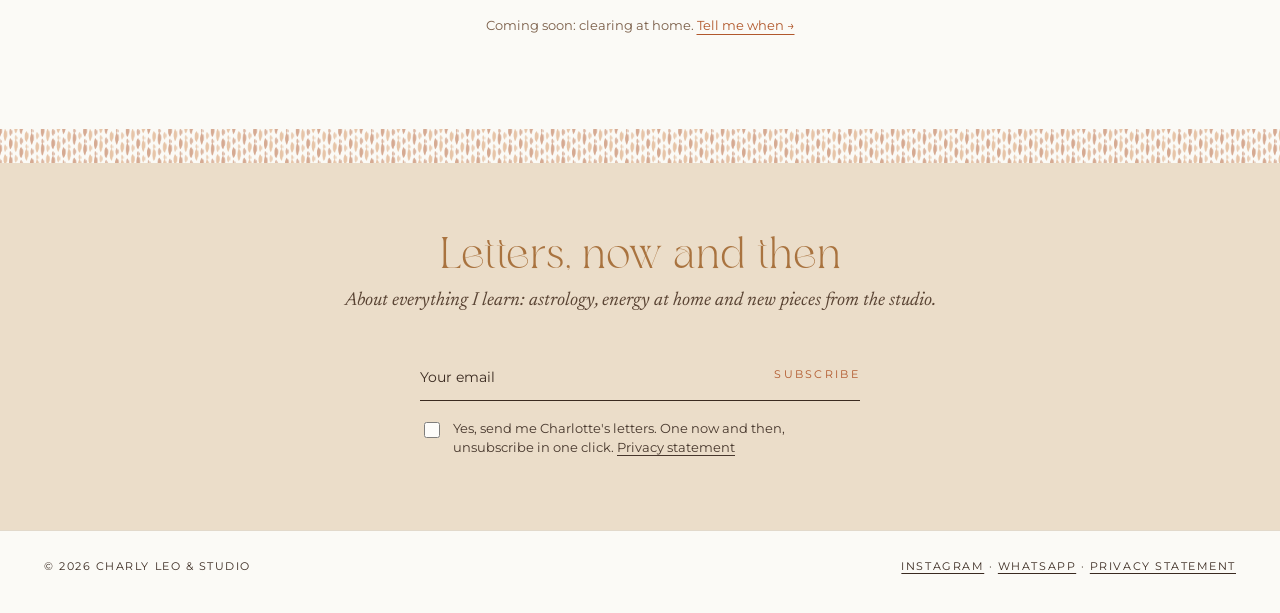
<file: energy-at-home.html>
<!doctype html>
<html lang="en">
<head>
<meta charset="utf-8">
<meta name="viewport" content="width=device-width, initial-scale=1">
<title>Energy at Home · Charly Leo &amp; Studio</title>
<meta name="description" content="Feng shui for your home. I help the chi flow, so your space supports you.">
<!-- Test version: keeps search engines away while placeholders are still on the site. Remove this line at launch. -->
<meta name="robots" content="noindex">
<link rel="icon" type="image/png" href="assets/img/favicon.png">
<link rel="apple-touch-icon" href="assets/img/favicon.png">
<link rel="stylesheet" href="https://fonts.googleapis.com/css2?family=Newsreader:ital,opsz,wght@0,6..72,300..500;1,6..72,300..500&amp;family=Montserrat:wght@300;400;500&amp;display=swap">
<link rel="stylesheet" href="assets/css/site.css">
</head>
<body>
<div class="e c">
<div class="bar"><a href="https://wa.me/?text=Hi%20Charlotte%2C%20I%27d%20love%20to%20book%20the%20free%20introduction%20call.">Free intro call, 20 minutes →</a><a class="bc-wa" href="https://wa.me/">Or message me <svg viewBox="0 0 24 24" width="22" height="22" fill="none" stroke="currentColor" stroke-width="1.6" stroke-linecap="round" stroke-linejoin="round" aria-hidden="true"><path d="M20 11.6a8 8 0 0 1-11.8 7L4 20l1.4-4.1A8 8 0 1 1 20 11.6z"></path><path d="M9 8.6c0 3.4 2.6 6.2 6 6.4l1-1.6-2-1-1 .8c-1-.5-1.9-1.4-2.4-2.4l.8-1-1-2-1.4.8"></path></svg></a></div>
<header class="nav7"><a class="logo" href="index.html"><img src="assets/img/logo-lion.png" alt=""><span class="ag">Charly Leo <small>&amp; Studio</small></span></a><input type="checkbox" id="mnav-Energy" class="mnav-t"><label for="mnav-Energy" class="mnav-b"><span class="o">Menu</span><span class="x">Close ×</span> <i></i></label><nav class="links" aria-label="Main"><a href="astrology.html">Astrology</a><a href="energy-at-home.html" class="on">Energy at Home</a><a href="studio.html">Studio</a><a href="about.html">About</a><a href="journal.html">Journal</a><a href="chart.html">Chart</a></nav></header>
<section class="hero in"><img class="bg" src="assets/img/banner-energy-at-home.jpg" alt="" style="object-position:50% 50%">
<div class="tc"><span class="lab">Energy at Home · Feng shui · Chi</span><h1 class="ag">Your home holds energy</h1><p>I help the chi flow, so your space supports you.</p></div></section>
<section class="w"><div class="teas"><div class="ph"><img loading="lazy" decoding="async" src="assets/img/her-home-window-seat.jpg" alt="" style="object-position:50% 50%"></div><div><span class="lab">Where it began</span><h2 class="ag">It started with my own room</h2><p>Since I was a little girl, I have always been optimising my room, in energy, flow and beauty.</p><a class="lk" href="journal/it-started-with-my-own-room.html">Read more →</a></div></div></section>
<section class="q m7 key"><div class="lr" aria-hidden="true"><span></span><img loading="lazy" decoding="async" src="assets/img/logo-lion.png" alt=""><span></span></div><blockquote class="it">A house can be architecturally beautiful and still lack warmth or personality.</blockquote><span class="lab">Charlotte</span></section>
<section class="w sec"><div class="hd"><span class="lab">How a consultation works</span><h2 class="ag">What happens in one hour</h2></div><div class="steps3"><div><b>1</b><p>Tell me about your home on WhatsApp.</p></div><div><b>2</b><p>I come to your home for one hour and feel its energy.</p></div><div><b>3</b><p>Together we lay the bagua over your house and see what wants to move.</p></div></div></section>
<section class="w sec"><div class="cons"><div class="ph"><img loading="lazy" decoding="async" src="assets/img/her-home-desk-morning-light.jpg" alt="A desk by the window in morning light"></div><div><span class="lab" style="color:#B1582C">One hour in your home</span><h2 class="ag">The feng shui consultation</h2><ul><li>Feeling the energy of your home</li><li>The bagua, laid over your house</li><li>Colours and materials</li><li>Beds and furniture in a better position</li><li>Helping the chi, the life force, flow</li></ul><p class="pr">Prices and free times come straight to your WhatsApp.</p><span class="btn-row"><a class="btn" href="https://wa.me/?text=Hi%20Charlotte%2C%20I%27d%20love%20to%20know%20more%20about%20a%20feng%20shui%20consultation.">Book a consultation</a><a class="msg" href="https://wa.me/"><svg viewBox="0 0 24 24" width="22" height="22" fill="none" stroke="currentColor" stroke-width="1.6" stroke-linecap="round" stroke-linejoin="round" aria-hidden="true"><path d="M20 11.6a8 8 0 0 1-11.8 7L4 20l1.4-4.1A8 8 0 1 1 20 11.6z"></path><path d="M9 8.6c0 3.4 2.6 6.2 6 6.4l1-1.6-2-1-1 .8c-1-.5-1.9-1.4-2.4-2.4l.8-1-1-2-1.4.8"></path></svg>Message me</a></span><figure class="kw1 left"><blockquote>“[ A few words from a client about her home, in her own words, with her permission ]”</blockquote><figcaption>[ First name ] · Feng shui consultation</figcaption></figure></div></div></section>
<div class="rib8 sun mid" aria-hidden="true"></div>
<section class="w sec"><div class="hd"><span class="lab">Where it all started</span><h2 class="ag">Her own home and garden home</h2></div><div class="gal"><figure><div class="ph"><img loading="lazy" decoding="async" src="assets/img/her-home-garden-studio.jpg" alt="The garden studio with its doors open" style="object-fit:cover;width:100%;height:100%;object-position:52% 50%"></div><figcaption><b>01</b>The garden studio</figcaption></figure><figure><div class="ph"><img loading="lazy" decoding="async" src="assets/img/her-home-garden-studio-inside.jpg" alt="Inside the garden studio" style="object-fit:cover;width:100%;height:100%;object-position:40% 50%"></div><figcaption><b>02</b>Inside the garden studio</figcaption></figure><figure><div class="ph"><img loading="lazy" decoding="async" src="assets/img/her-home-entrance-hall.jpg" alt="The entrance hall and stairs" style="object-fit:cover;width:100%;height:100%;object-position:62% 50%"></div><figcaption><b>03</b>The entrance hall</figcaption></figure><figure><div class="ph"><img loading="lazy" decoding="async" src="assets/img/her-home-dining-table.jpg" alt="The dining table by the garden window"></div><figcaption><b>04</b>The dining room</figcaption></figure><figure><div class="ph"><img loading="lazy" decoding="async" src="assets/img/her-home-walnut-wardrobe.jpg" alt="A walnut wardrobe with a seat"></div><figcaption><b>05</b>The walnut wardrobe</figcaption></figure><figure><div class="ph"><img loading="lazy" decoding="async" src="assets/img/her-home-hallway.jpg" alt="A hallway leading to towel shelves"></div><figcaption><b>06</b>The hallway</figcaption></figure><figure><div class="ph"><img loading="lazy" decoding="async" src="assets/img/her-home-rain-shower.jpg" alt="The rain shower in patterned tiles"></div><figcaption><b>07</b>The rain shower</figcaption></figure><figure><div class="ph"><img loading="lazy" decoding="async" src="assets/img/her-home-sauna.jpg" alt="The sauna" style="object-fit:cover;width:100%;height:100%;object-position:50% 50%"></div><figcaption><b>08</b>The sauna</figcaption></figure><figure><div class="ph"><img loading="lazy" decoding="async" src="assets/img/her-home-childs-bed.jpg" alt="A child's bed under a canopy"></div><figcaption><b>09</b>The children's room</figcaption></figure><figure><div class="ph"><img loading="lazy" decoding="async" src="assets/img/her-home-sunny-corner.jpg" alt="A sunny corner by the garden window"></div><figcaption><b>10</b>A corner for play</figcaption></figure><figure><div class="ph"><img loading="lazy" decoding="async" src="assets/img/her-home-sofa-and-swing.jpg" alt="A soft sofa and a swing in the room below"></div><figcaption><b>11</b>The room below</figcaption></figure><figure><div class="ph"><img loading="lazy" decoding="async" src="assets/img/her-home-deer-in-forest.jpg" alt="A deer in the forest nearby"></div><figcaption><b>12</b>The forest beyond</figcaption></figure></div></section>
<section class="w"><div class="teas rev"><div class="ph"><img loading="lazy" decoding="async" src="assets/img/her-home-stairs-and-rug.jpg" alt="" style="object-position:50% 50%"></div><div><span class="lab">My way of working</span><h2 class="ag">A home is a way of expressing who you are</h2><p>You can learn so much about someone from the space they live in.</p><a class="lk" href="journal/a-home-is-a-way-of-expressing-who-you-are.html">Read more →</a></div></div></section>
<section class="w"><div class="cta close"><p>Shall we look at your home together?</p><span class="btn-row"><a class="btn" href="https://wa.me/?text=Hi%20Charlotte%2C%20I%27d%20love%20to%20know%20more%20about%20a%20feng%20shui%20consultation.">Book a consultation</a><a class="msg" href="https://wa.me/"><svg viewBox="0 0 24 24" width="22" height="22" fill="none" stroke="currentColor" stroke-width="1.6" stroke-linecap="round" stroke-linejoin="round" aria-hidden="true"><path d="M20 11.6a8 8 0 0 1-11.8 7L4 20l1.4-4.1A8 8 0 1 1 20 11.6z"></path><path d="M9 8.6c0 3.4 2.6 6.2 6 6.4l1-1.6-2-1-1 .8c-1-.5-1.9-1.4-2.4-2.4l.8-1-1-2-1.4.8"></path></svg>Message me</a></span><p class="soon">Coming soon: clearing at home. <a href="https://wa.me/?text=Hi%20Charlotte%2C%20please%20tell%20me%20when%20clearing%20at%20home%20is%20available.">Tell me when →</a></p></div></section>
<div class="rib8 stripe" aria-hidden="true"></div><section class="let sand"><h2 class="ag">Letters, now and then</h2><p class="sub">About everything I learn: astrology, energy at home and new pieces from the studio.</p><div class="fld"><span>Your email</span><b>Subscribe</b></div><label class="consent"><input type="checkbox"><span>Yes, send me Charlotte's letters. One now and then, unsubscribe in one click. <a href="#">Privacy statement</a></span></label></section>
<footer><span>© 2026 Charly Leo &amp; Studio</span><span class="fl"><a href="#">Instagram</a> · <a href="https://wa.me/">WhatsApp</a> · <a href="#">Privacy statement</a></span></footer>
<a class="wa" href="https://wa.me/" aria-label="Message Charlotte on WhatsApp"><svg viewBox="0 0 24 24" width="22" height="22" fill="none" stroke="currentColor" stroke-width="1.6" stroke-linecap="round" stroke-linejoin="round" aria-hidden="true"><path d="M20 11.6a8 8 0 0 1-11.8 7L4 20l1.4-4.1A8 8 0 1 1 20 11.6z"></path><path d="M9 8.6c0 3.4 2.6 6.2 6 6.4l1-1.6-2-1-1 .8c-1-.5-1.9-1.4-2.4-2.4l.8-1-1-2-1.4.8"></path></svg><b>WhatsApp</b></a>
</div>
<script src="assets/js/site.js"></script>
</body>
</html>
</file>
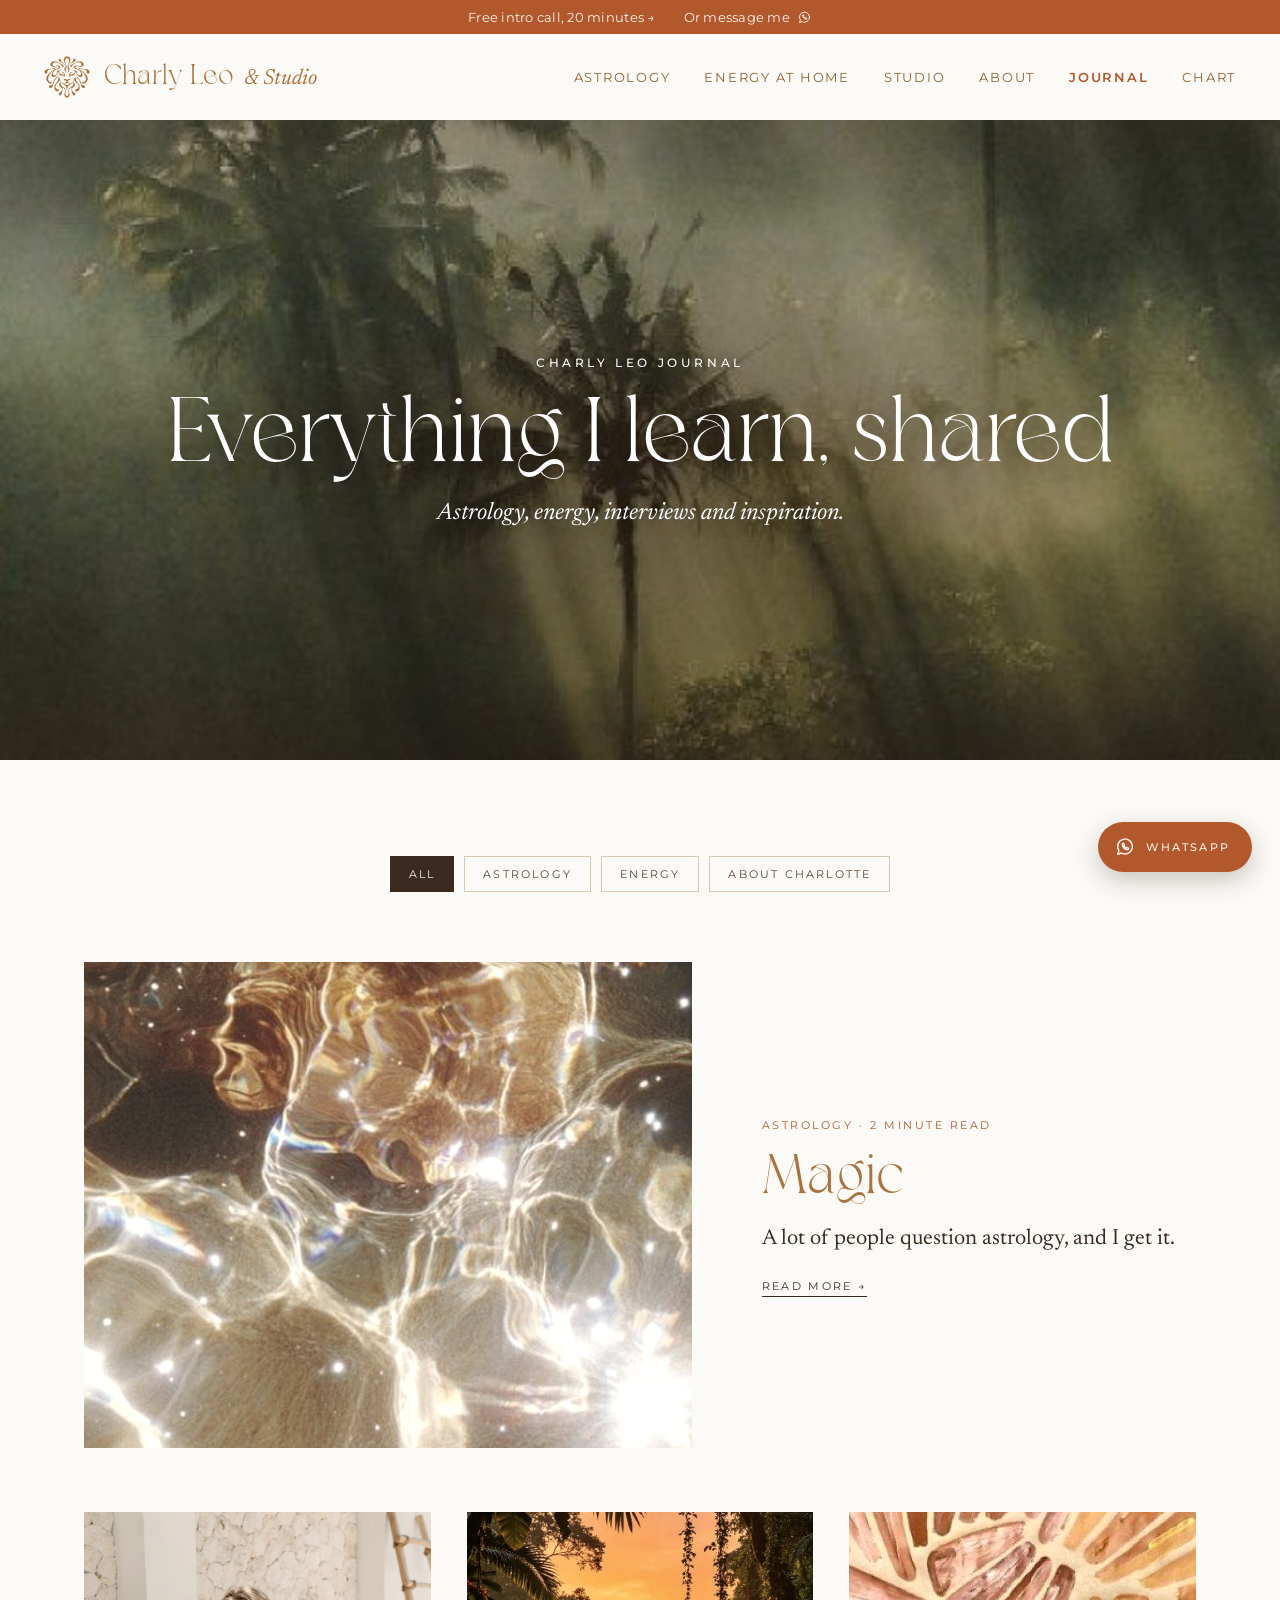
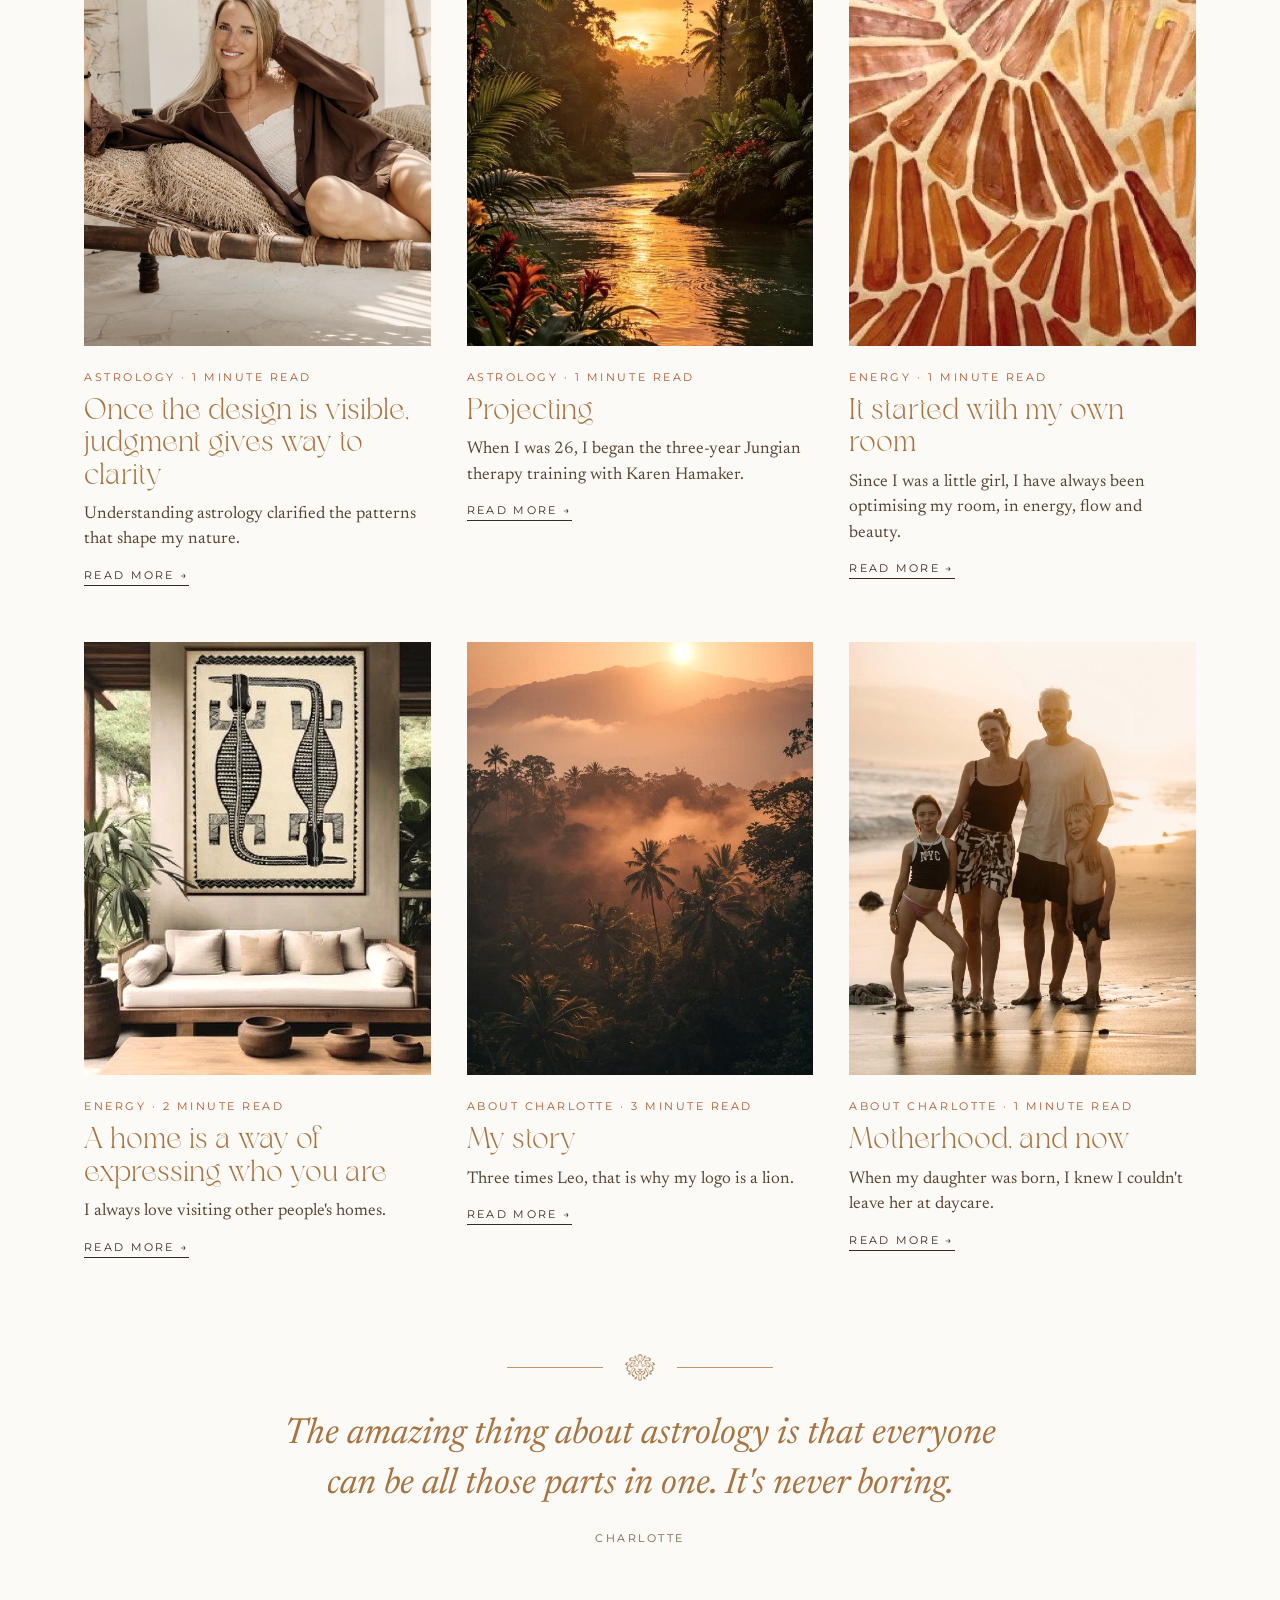
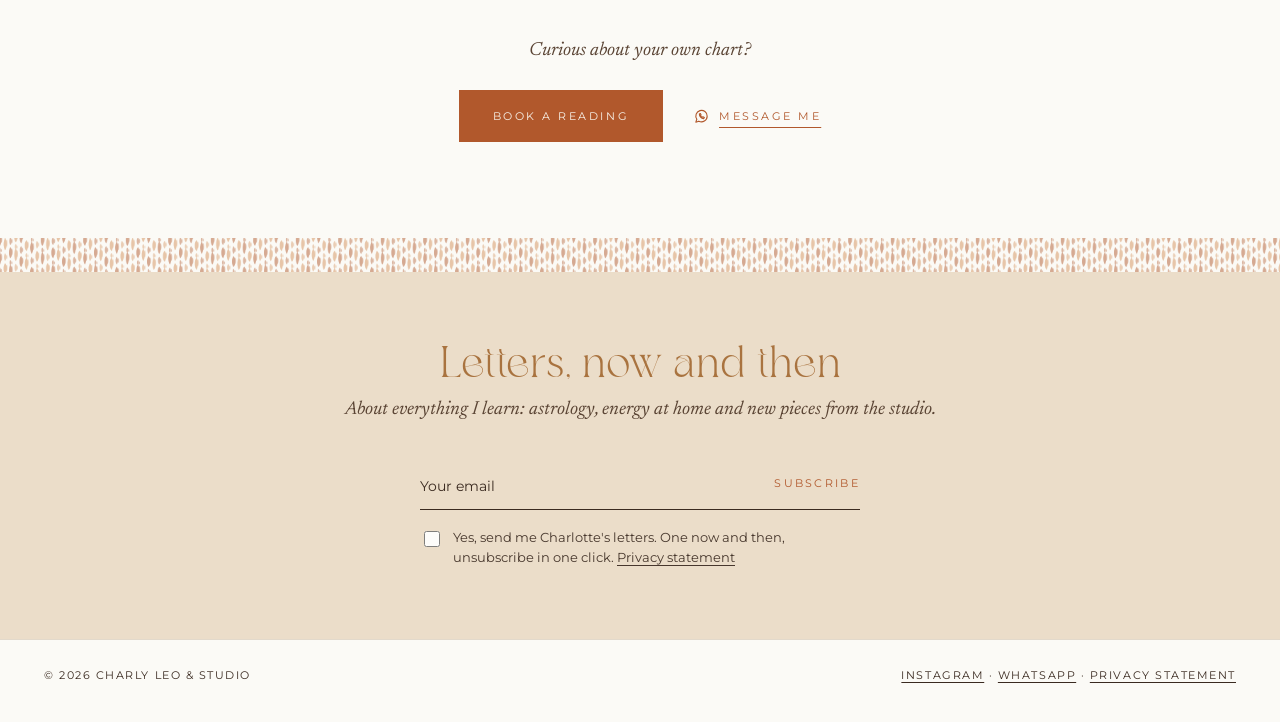
<file: journal.html>
<!doctype html>
<html lang="en">
<head>
<meta charset="utf-8">
<meta name="viewport" content="width=device-width, initial-scale=1">
<title>Journal · Charly Leo &amp; Studio</title>
<meta name="description" content="Everything I learn, shared. Astrology, energy, interviews and inspiration.">
<!-- Test version: keeps search engines away while placeholders are still on the site. Remove this line at launch. -->
<meta name="robots" content="noindex">
<link rel="icon" type="image/png" href="assets/img/favicon.png">
<link rel="apple-touch-icon" href="assets/img/favicon.png">
<link rel="stylesheet" href="https://fonts.googleapis.com/css2?family=Newsreader:ital,opsz,wght@0,6..72,300..500;1,6..72,300..500&amp;family=Montserrat:wght@300;400;500&amp;display=swap">
<link rel="stylesheet" href="assets/css/site.css">
</head>
<body>
<div class="e c">
<div class="bar"><a href="https://wa.me/?text=Hi%20Charlotte%2C%20I%27d%20love%20to%20book%20the%20free%20introduction%20call.">Free intro call, 20 minutes →</a><a class="bc-wa" href="https://wa.me/">Or message me <svg viewBox="0 0 24 24" width="22" height="22" fill="none" stroke="currentColor" stroke-width="1.6" stroke-linecap="round" stroke-linejoin="round" aria-hidden="true"><path d="M20 11.6a8 8 0 0 1-11.8 7L4 20l1.4-4.1A8 8 0 1 1 20 11.6z"></path><path d="M9 8.6c0 3.4 2.6 6.2 6 6.4l1-1.6-2-1-1 .8c-1-.5-1.9-1.4-2.4-2.4l.8-1-1-2-1.4.8"></path></svg></a></div>
<header class="nav7"><a class="logo" href="index.html"><img src="assets/img/logo-lion.png" alt=""><span class="ag">Charly Leo <small>&amp; Studio</small></span></a><input type="checkbox" id="mnav-Journal" class="mnav-t"><label for="mnav-Journal" class="mnav-b"><span class="o">Menu</span><span class="x">Close ×</span> <i></i></label><nav class="links" aria-label="Main"><a href="astrology.html">Astrology</a><a href="energy-at-home.html">Energy at Home</a><a href="studio.html">Studio</a><a href="about.html">About</a><a href="journal.html" class="on">Journal</a><a href="chart.html">Chart</a></nav></header>
<section class="hero in"><img class="bg" src="assets/img/banner-journal.jpg" alt="" style="object-position:50% 50%">
<div class="tc"><span class="lab">Charly Leo Journal</span><h1 class="ag">Everything I learn, shared</h1><p>Astrology, energy, interviews and inspiration.</p></div></section>
<section class="w sec"><input type="radio" name="jf" id="jf-all" class="jf" checked=""><input type="radio" name="jf" id="jf-astro" class="jf"><input type="radio" name="jf" id="jf-energy" class="jf"><input type="radio" name="jf" id="jf-about" class="jf"><div class="chips" style="margin:0 0 70px"><label for="jf-all">All</label><label for="jf-astro">Astrology</label><label for="jf-energy">Energy</label><label for="jf-about">About Charlotte</label></div><div class="feature cat-astro"><div class="ph"><img loading="lazy" decoding="async" src="assets/img/magic-water-light.jpg" alt="" style="object-position:50% 40%"></div><div><span class="lab">Astrology · 2 minute read</span><h2 class="ag">Magic</h2><p>A lot of people question astrology, and I get it.</p><a class="lk" href="journal/magic.html">Read more →</a></div></div><div class="pgrid"><article class="pcard cat-astro"><a href="journal/once-the-design-is-visible.html"><div class="ph"><img loading="lazy" decoding="async" src="assets/img/charlotte-daybed.jpg" alt="" style="object-position:40% 40%"></div><span class="lab">Astrology · 1 minute read</span><h3 class="ag">Once the design is visible, judgment gives way to clarity</h3><p>Understanding astrology clarified the patterns that shape my nature.</p><span class="lk">Read more →</span></a></article><article class="pcard cat-astro"><a href="journal/projecting.html"><div class="ph"><img loading="lazy" decoding="async" src="assets/img/projecting-river.jpg" alt="" style="object-position:50% 50%"></div><span class="lab">Astrology · 1 minute read</span><h3 class="ag">Projecting</h3><p>When I was 26, I began the three-year Jungian therapy training with Karen Hamaker.</p><span class="lk">Read more →</span></a></article><article class="pcard cat-energy"><a href="journal/it-started-with-my-own-room.html"><div class="ph"><img loading="lazy" decoding="async" src="assets/img/card-terracotta-pattern.jpg" alt="" style="object-position:50% 50%"></div><span class="lab">Energy · 1 minute read</span><h3 class="ag">It started with my own room</h3><p>Since I was a little girl, I have always been optimising my room, in energy, flow and beauty.</p><span class="lk">Read more →</span></a></article><article class="pcard cat-energy"><a href="journal/a-home-is-a-way-of-expressing-who-you-are.html"><div class="ph"><img loading="lazy" decoding="async" src="assets/img/card-sofa-wall-art.jpg" alt="" style="object-position:50% 50%"></div><span class="lab">Energy · 2 minute read</span><h3 class="ag">A home is a way of expressing who you are</h3><p>I always love visiting other people's homes.</p><span class="lk">Read more →</span></a></article><article class="pcard cat-about"><a href="journal/my-story.html"><div class="ph"><img loading="lazy" decoding="async" src="assets/img/my-story-jungle-mist.jpg" alt="" style="object-position:50% 50%"></div><span class="lab">About Charlotte · 3 minute read</span><h3 class="ag">My story</h3><p>Three times Leo, that is why my logo is a lion.</p><span class="lk">Read more →</span></a></article><article class="pcard cat-about"><a href="journal/motherhood-and-now.html"><div class="ph"><img loading="lazy" decoding="async" src="assets/img/motherhood-family-beach.jpg" alt="" style="object-position:50% 30%"></div><span class="lab">About Charlotte · 1 minute read</span><h3 class="ag">Motherhood, and now</h3><p>When my daughter was born, I knew I couldn't leave her at daycare.</p><span class="lk">Read more →</span></a></article></div></section>
<section class="q m7 key"><div class="lr" aria-hidden="true"><span></span><img loading="lazy" decoding="async" src="assets/img/logo-lion.png" alt=""><span></span></div><blockquote class="it">The amazing thing about astrology is that everyone can be all those parts in one. It's never boring.</blockquote><span class="lab">Charlotte</span></section>
<section class="w"><div class="cta close"><p>Curious about your own chart?</p><span class="btn-row"><a class="btn" href="https://wa.me/?text=Hi%20Charlotte%2C%20I%27d%20love%20to%20know%20more%20about%20the%20astrology%20readings.">Book a reading</a><a class="msg" href="https://wa.me/"><svg viewBox="0 0 24 24" width="22" height="22" fill="none" stroke="currentColor" stroke-width="1.6" stroke-linecap="round" stroke-linejoin="round" aria-hidden="true"><path d="M20 11.6a8 8 0 0 1-11.8 7L4 20l1.4-4.1A8 8 0 1 1 20 11.6z"></path><path d="M9 8.6c0 3.4 2.6 6.2 6 6.4l1-1.6-2-1-1 .8c-1-.5-1.9-1.4-2.4-2.4l.8-1-1-2-1.4.8"></path></svg>Message me</a></span></div></section>
<div class="rib8 stripe" aria-hidden="true"></div><section class="let sand"><h2 class="ag">Letters, now and then</h2><p class="sub">About everything I learn: astrology, energy at home and new pieces from the studio.</p><div class="fld"><span>Your email</span><b>Subscribe</b></div><label class="consent"><input type="checkbox"><span>Yes, send me Charlotte's letters. One now and then, unsubscribe in one click. <a href="#">Privacy statement</a></span></label></section>
<footer><span>© 2026 Charly Leo &amp; Studio</span><span class="fl"><a href="#">Instagram</a> · <a href="https://wa.me/">WhatsApp</a> · <a href="#">Privacy statement</a></span></footer>
<a class="wa" href="https://wa.me/" aria-label="Message Charlotte on WhatsApp"><svg viewBox="0 0 24 24" width="22" height="22" fill="none" stroke="currentColor" stroke-width="1.6" stroke-linecap="round" stroke-linejoin="round" aria-hidden="true"><path d="M20 11.6a8 8 0 0 1-11.8 7L4 20l1.4-4.1A8 8 0 1 1 20 11.6z"></path><path d="M9 8.6c0 3.4 2.6 6.2 6 6.4l1-1.6-2-1-1 .8c-1-.5-1.9-1.4-2.4-2.4l.8-1-1-2-1.4.8"></path></svg><b>WhatsApp</b></a>
</div>
<script src="assets/js/site.js"></script>
</body>
</html>
</file>
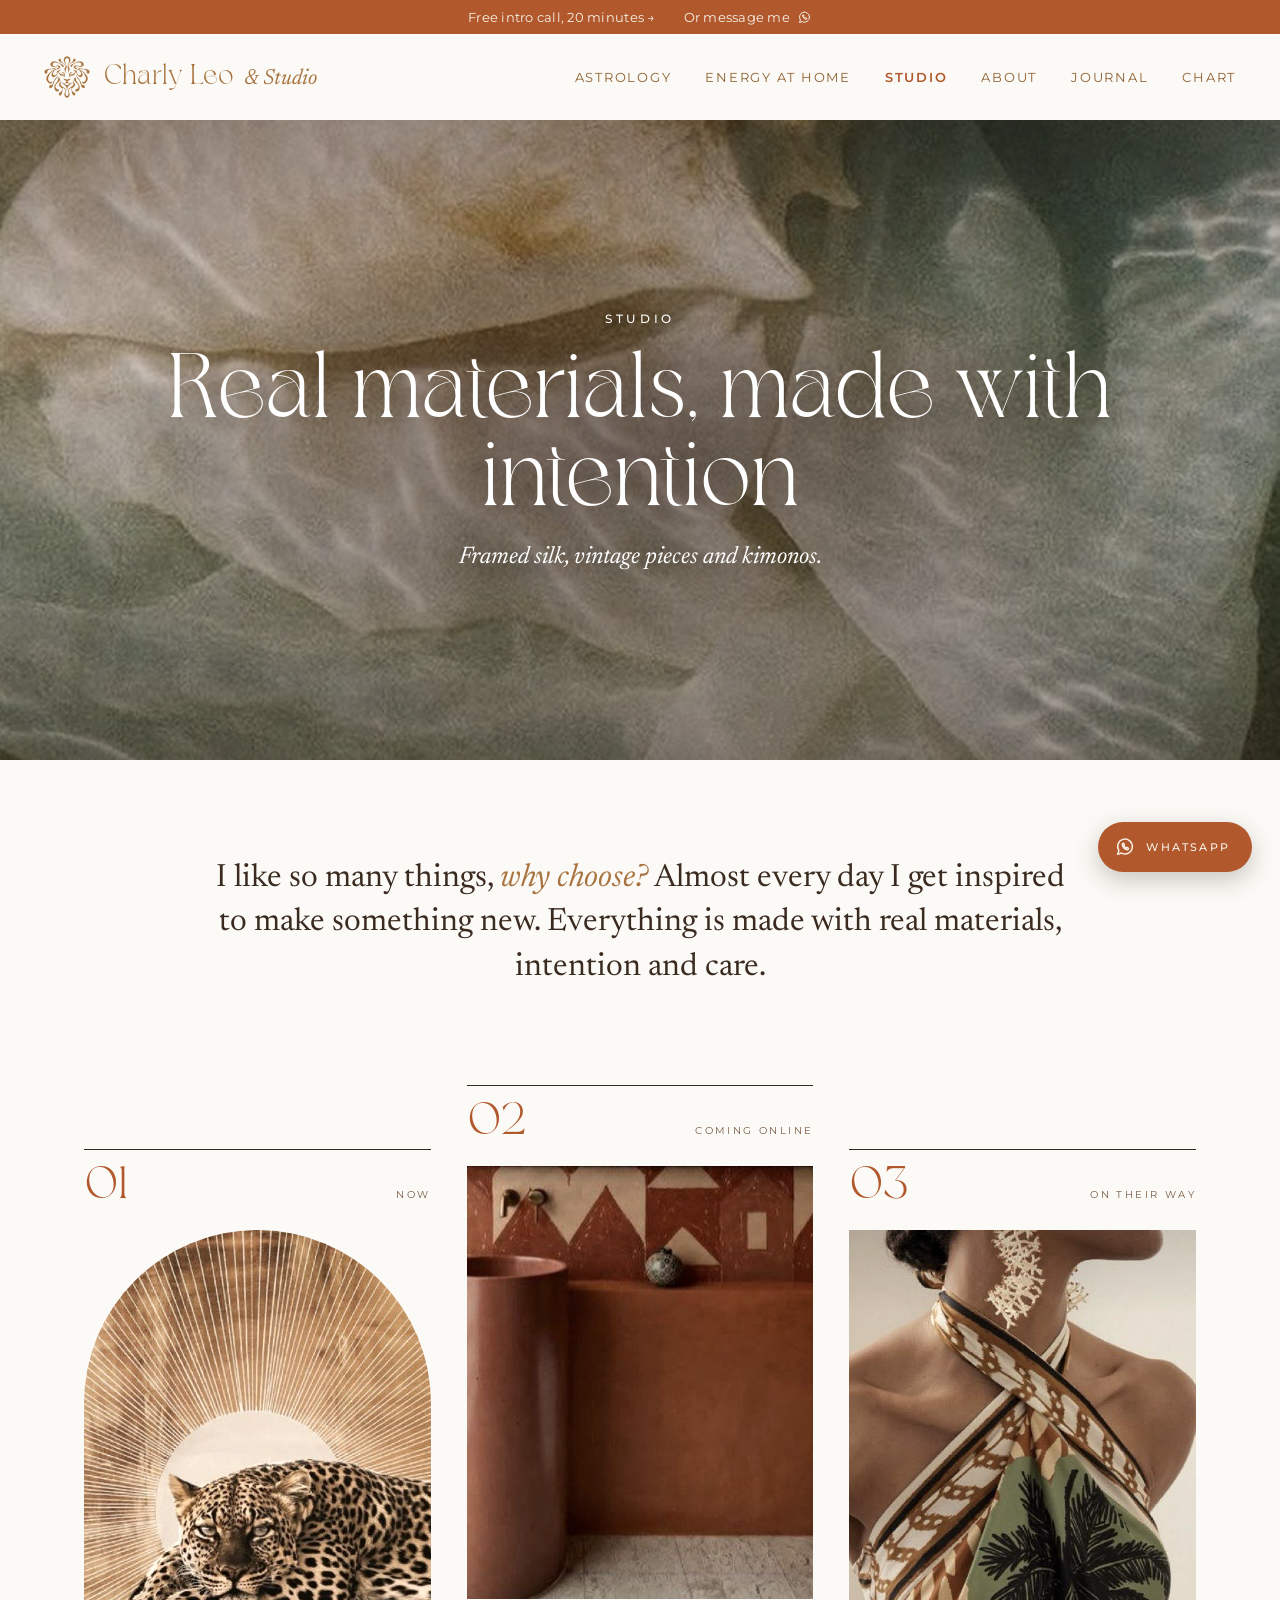
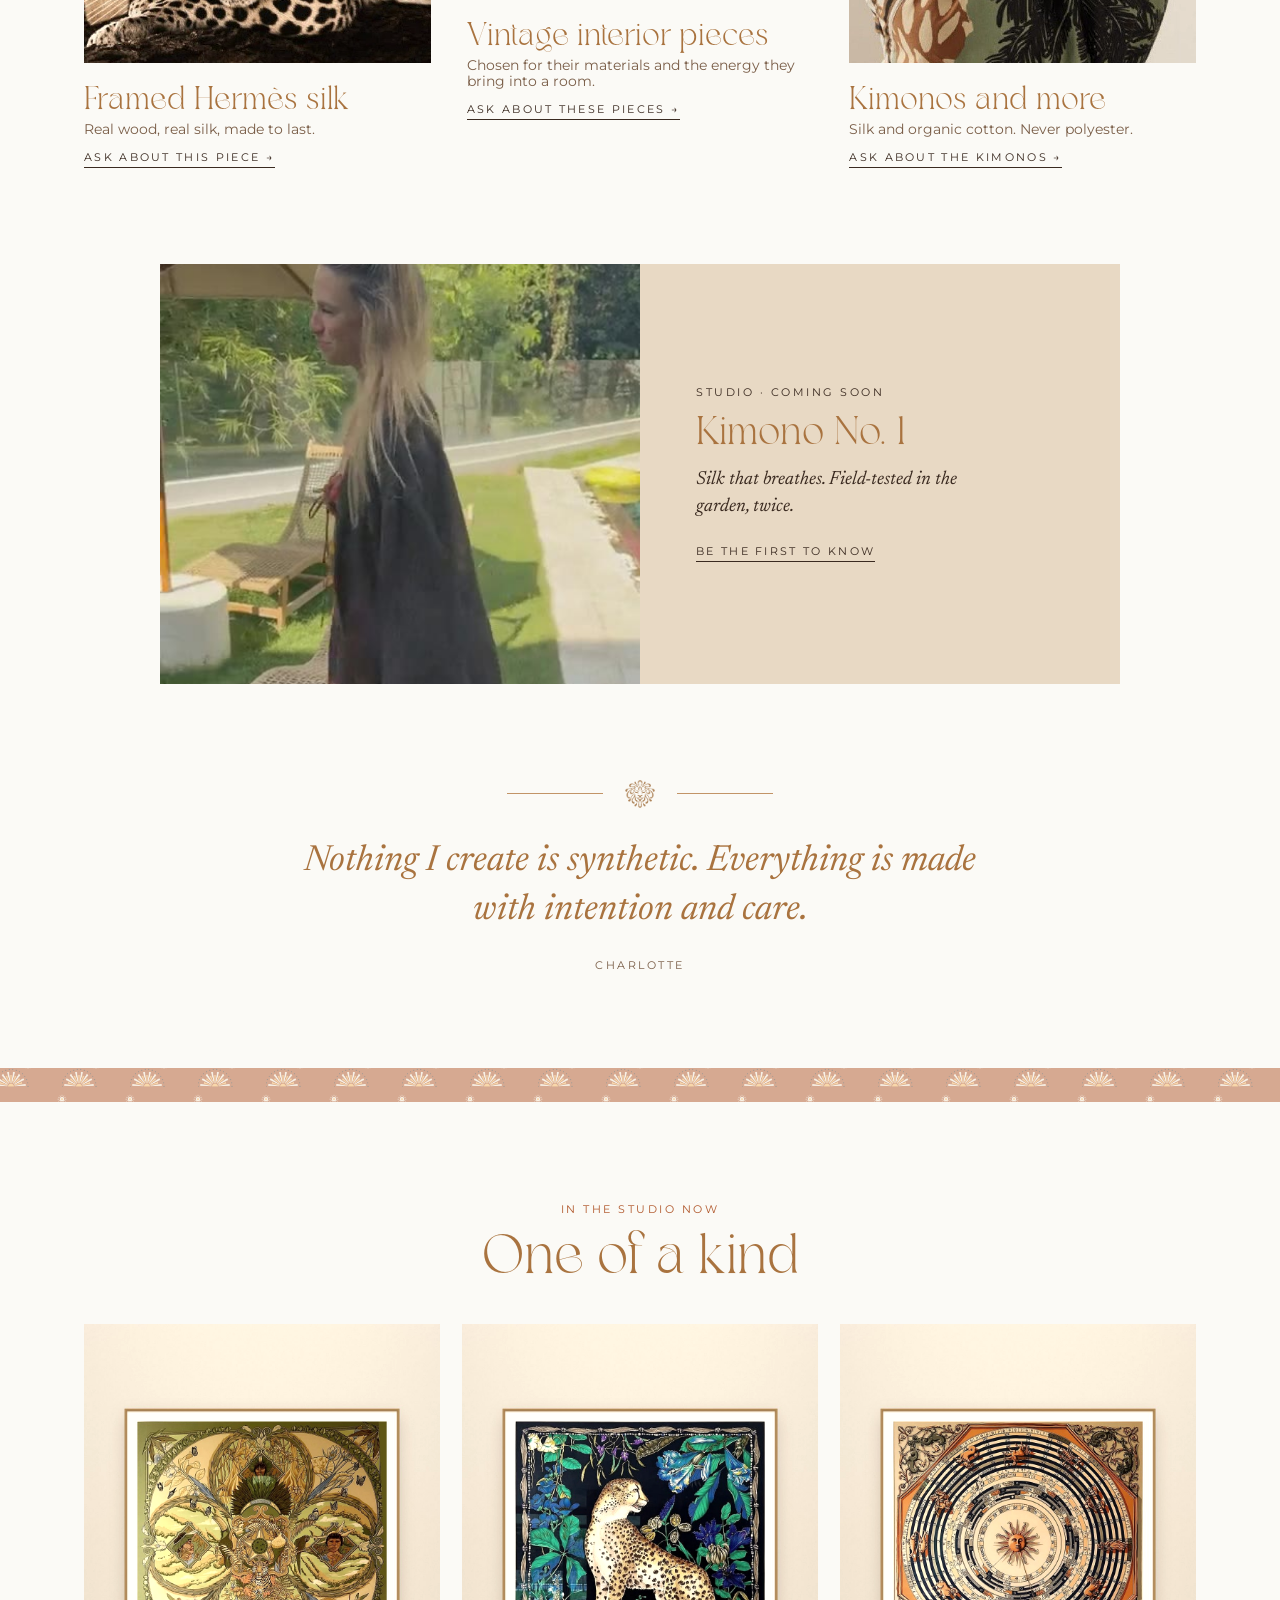
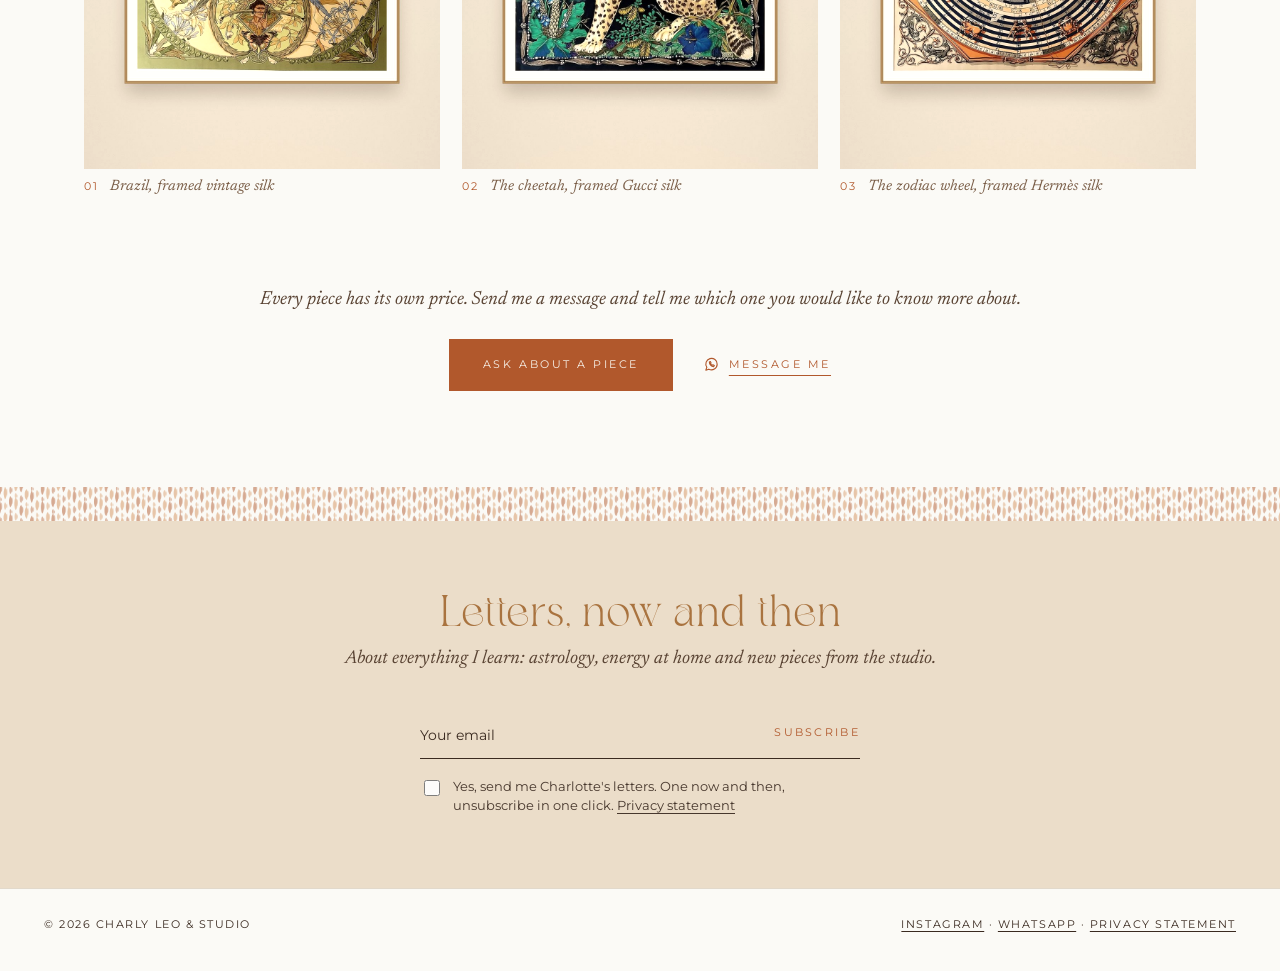
<file: studio.html>
<!doctype html>
<html lang="en">
<head>
<meta charset="utf-8">
<meta name="viewport" content="width=device-width, initial-scale=1">
<title>Studio · Charly Leo &amp; Studio</title>
<meta name="description" content="Framed silk, vintage pieces and kimonos. Real materials, made with intention.">
<!-- Test version: keeps search engines away while placeholders are still on the site. Remove this line at launch. -->
<meta name="robots" content="noindex">
<link rel="icon" type="image/png" href="assets/img/favicon.png">
<link rel="apple-touch-icon" href="assets/img/favicon.png">
<link rel="stylesheet" href="https://fonts.googleapis.com/css2?family=Newsreader:ital,opsz,wght@0,6..72,300..500;1,6..72,300..500&amp;family=Montserrat:wght@300;400;500&amp;display=swap">
<link rel="stylesheet" href="assets/css/site.css">
</head>
<body>
<div class="e c">
<div class="bar"><a href="https://wa.me/?text=Hi%20Charlotte%2C%20I%27d%20love%20to%20book%20the%20free%20introduction%20call.">Free intro call, 20 minutes →</a><a class="bc-wa" href="https://wa.me/">Or message me <svg viewBox="0 0 24 24" width="22" height="22" fill="none" stroke="currentColor" stroke-width="1.6" stroke-linecap="round" stroke-linejoin="round" aria-hidden="true"><path d="M20 11.6a8 8 0 0 1-11.8 7L4 20l1.4-4.1A8 8 0 1 1 20 11.6z"></path><path d="M9 8.6c0 3.4 2.6 6.2 6 6.4l1-1.6-2-1-1 .8c-1-.5-1.9-1.4-2.4-2.4l.8-1-1-2-1.4.8"></path></svg></a></div>
<header class="nav7"><a class="logo" href="index.html"><img src="assets/img/logo-lion.png" alt=""><span class="ag">Charly Leo <small>&amp; Studio</small></span></a><input type="checkbox" id="mnav-Studio" class="mnav-t"><label for="mnav-Studio" class="mnav-b"><span class="o">Menu</span><span class="x">Close ×</span> <i></i></label><nav class="links" aria-label="Main"><a href="astrology.html">Astrology</a><a href="energy-at-home.html">Energy at Home</a><a href="studio.html" class="on">Studio</a><a href="about.html">About</a><a href="journal.html">Journal</a><a href="chart.html">Chart</a></nav></header>
<section class="hero in"><img class="bg" src="assets/img/banner-studio.jpg" alt="" style="object-position:50% 50%">
<div class="tc"><span class="lab">Studio</span><h1 class="ag">Real materials, made with intention</h1><p>Framed silk, vintage pieces and kimonos.</p></div></section>
<section class="w lead9"><p>I like so many things, <em>why choose?</em> Almost every day I get inspired to make something new. Everything is made with real materials, intention and care.</p></section>
<section class="w"><div class="tri"><a href="https://wa.me/?text=Hi%20Charlotte%2C%20I%27d%20love%20to%20know%20more%20about%20the%20framed%20Herm%C3%A8s%20silk."><div class="top"><span class="no ag">01</span><span class="lab">Now</span></div><div class="ph arch"><img loading="lazy" decoding="async" src="assets/img/studio-leopard-moodboard.jpg" alt="Framed Hermès silk" style="object-position:50% 100%"></div><h3 class="ag">Framed Hermès silk</h3><p>Real wood, real silk, made to last.</p><span class="lk">Ask about this piece →</span></a><a href="https://wa.me/?text=Hi%20Charlotte%2C%20I%27d%20love%20to%20know%20more%20about%20the%20vintage%20interior%20pieces."><div class="top"><span class="no ag">02</span><span class="lab">Coming online</span></div><div class="ph"><img loading="lazy" decoding="async" src="assets/img/studio-vintage-interior.jpg" alt="A vintage interior"></div><h3 class="ag">Vintage interior pieces</h3><p>Chosen for their materials and the energy they bring into a room.</p><span class="lk">Ask about these pieces →</span></a><a href="https://wa.me/?text=Hi%20Charlotte%2C%20I%27d%20love%20to%20know%20more%20about%20the%20kimonos."><div class="top"><span class="no ag">03</span><span class="lab">On their way</span></div><div class="ph"><img loading="lazy" decoding="async" src="assets/img/studio-kimono-scarf.jpg" alt="Soft natural fabric"></div><h3 class="ag">Kimonos and more</h3><p>Silk and organic cotton. Never polyester.</p><span class="lk">Ask about the kimonos →</span></a></div></section>
<section class="split sm"><div class="ph"><video class="kv" src="assets/video/kimono-no1.mp4" poster="assets/img/kimono-no1-poster.jpg" autoplay muted loop playsinline preload="auto" aria-hidden="true"></video></div><div class="tx"><span class="lab">Studio · coming soon</span><h2 class="ag">Kimono No. 1</h2><p class="it">Silk that breathes. Field-tested in the garden, twice.</p><a href="https://wa.me/?text=Hi%20Charlotte%2C%20please%20tell%20me%20when%20Kimono%20No.%201%20is%20ready.">Be the first to know</a></div></section>
<section class="q m7 key"><div class="lr" aria-hidden="true"><span></span><img loading="lazy" decoding="async" src="assets/img/logo-lion.png" alt=""><span></span></div><blockquote class="it">Nothing I create is synthetic. Everything is made with intention and care.</blockquote><span class="lab">Charlotte</span></section>
<div class="rib8 sun mid" aria-hidden="true"></div>
<section class="w sec"><div class="hd"><span class="lab">In the studio now</span><h2 class="ag">One of a kind</h2></div><div class="gal"><figure><div class="ph"><img loading="lazy" decoding="async" src="assets/img/silk-vintage-olive-sand.jpg" alt="Framed vintage silk with a Brazil motif, olive and sand"></div><figcaption><b>01</b>Brazil, framed vintage silk</figcaption></figure><figure><div class="ph"><img loading="lazy" decoding="async" src="assets/img/silk-gucci-cheetah.jpg" alt="Framed Gucci silk with a cheetah among blue flowers"></div><figcaption><b>02</b>The cheetah, framed Gucci silk</figcaption></figure><figure><div class="ph"><img loading="lazy" decoding="async" src="assets/img/silk-hermes-zodiac.jpg" alt="Framed Hermès silk with the zodiac wheel and sun"></div><figcaption><b>03</b>The zodiac wheel, framed Hermès silk</figcaption></figure></div></section>
<section class="w"><div class="cta close"><p>Every piece has its own price. Send me a message and tell me which one you would like to know more about.</p><span class="btn-row"><a class="btn" href="https://wa.me/?text=Hi%20Charlotte%2C%20I%27d%20love%20to%20know%20more%20about%20a%20piece%20from%20the%20studio.">Ask about a piece</a><a class="msg" href="https://wa.me/"><svg viewBox="0 0 24 24" width="22" height="22" fill="none" stroke="currentColor" stroke-width="1.6" stroke-linecap="round" stroke-linejoin="round" aria-hidden="true"><path d="M20 11.6a8 8 0 0 1-11.8 7L4 20l1.4-4.1A8 8 0 1 1 20 11.6z"></path><path d="M9 8.6c0 3.4 2.6 6.2 6 6.4l1-1.6-2-1-1 .8c-1-.5-1.9-1.4-2.4-2.4l.8-1-1-2-1.4.8"></path></svg>Message me</a></span></div></section>
<div class="rib8 stripe" aria-hidden="true"></div><section class="let sand"><h2 class="ag">Letters, now and then</h2><p class="sub">About everything I learn: astrology, energy at home and new pieces from the studio.</p><div class="fld"><span>Your email</span><b>Subscribe</b></div><label class="consent"><input type="checkbox"><span>Yes, send me Charlotte's letters. One now and then, unsubscribe in one click. <a href="#">Privacy statement</a></span></label></section>
<footer><span>© 2026 Charly Leo &amp; Studio</span><span class="fl"><a href="#">Instagram</a> · <a href="https://wa.me/">WhatsApp</a> · <a href="#">Privacy statement</a></span></footer>
<a class="wa" href="https://wa.me/" aria-label="Message Charlotte on WhatsApp"><svg viewBox="0 0 24 24" width="22" height="22" fill="none" stroke="currentColor" stroke-width="1.6" stroke-linecap="round" stroke-linejoin="round" aria-hidden="true"><path d="M20 11.6a8 8 0 0 1-11.8 7L4 20l1.4-4.1A8 8 0 1 1 20 11.6z"></path><path d="M9 8.6c0 3.4 2.6 6.2 6 6.4l1-1.6-2-1-1 .8c-1-.5-1.9-1.4-2.4-2.4l.8-1-1-2-1.4.8"></path></svg><b>WhatsApp</b></a>
</div>
<script src="assets/js/site.js"></script>
</body>
</html>
</file>
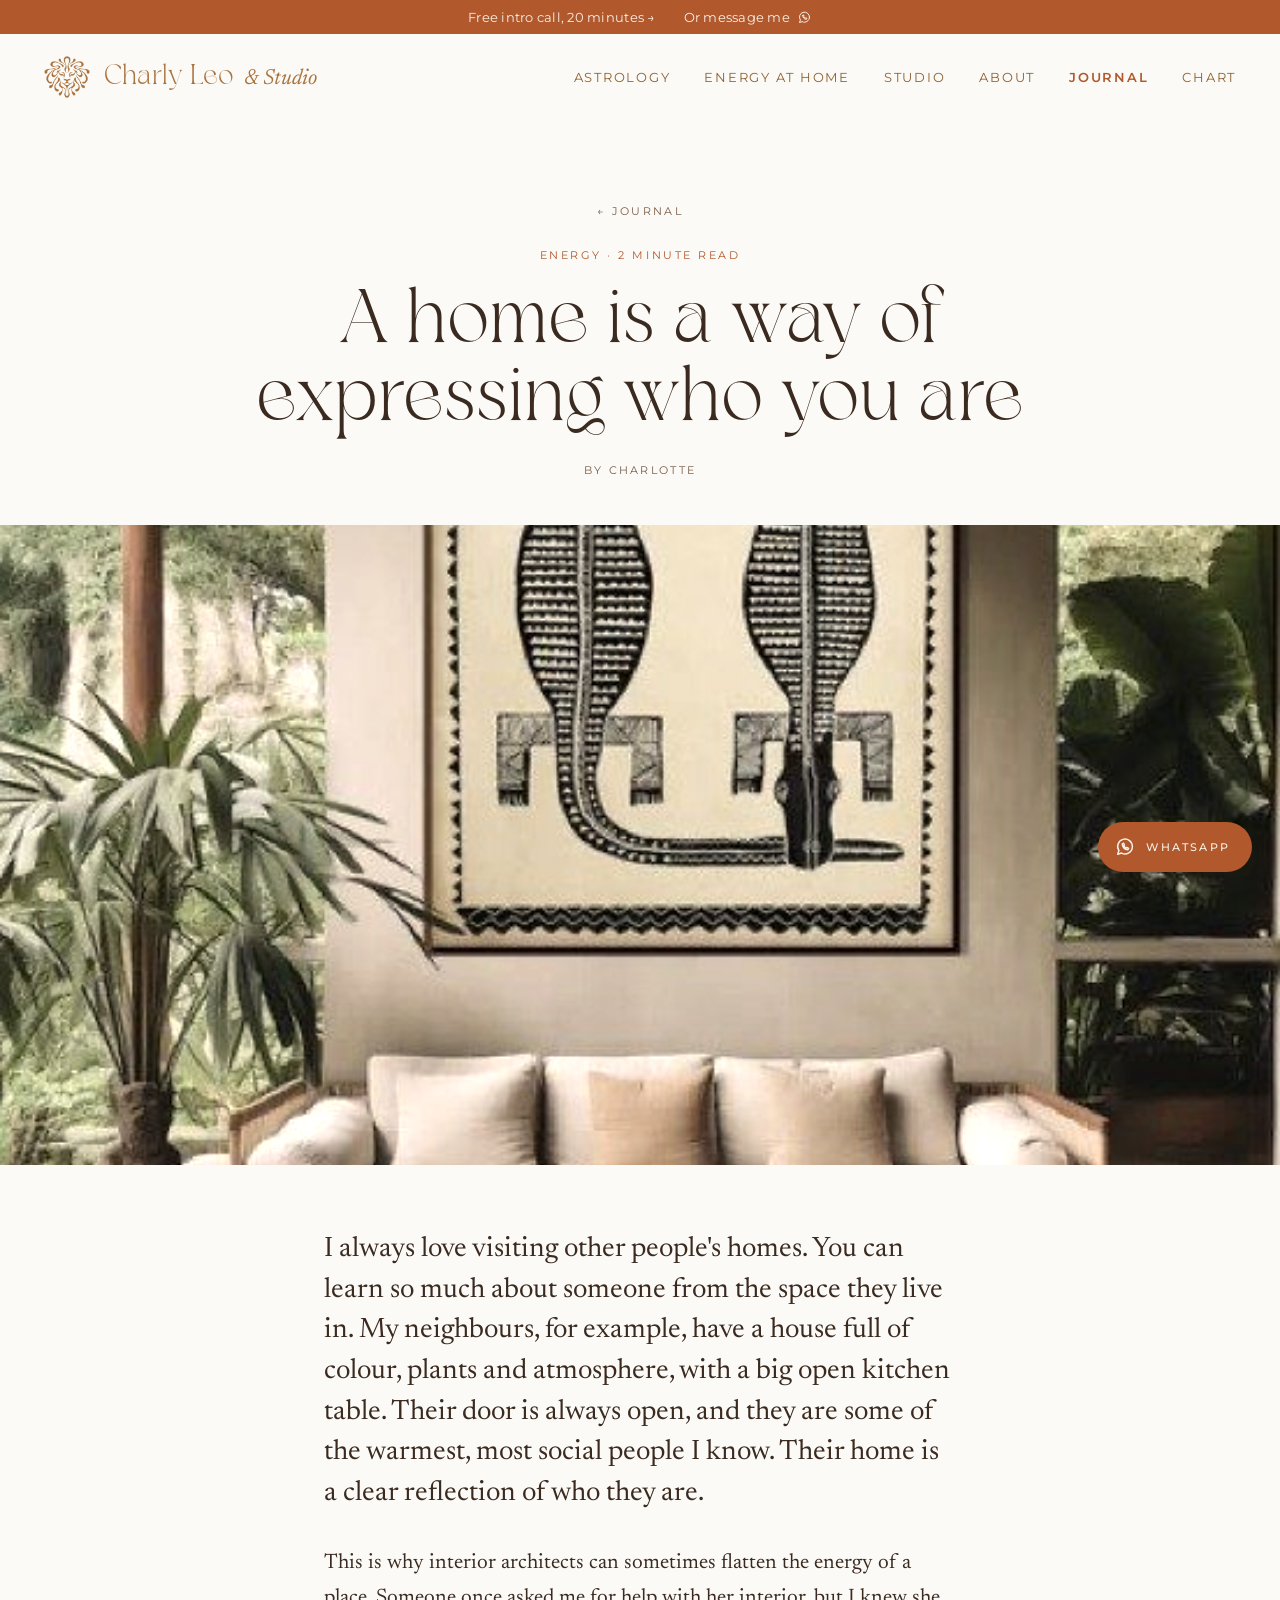
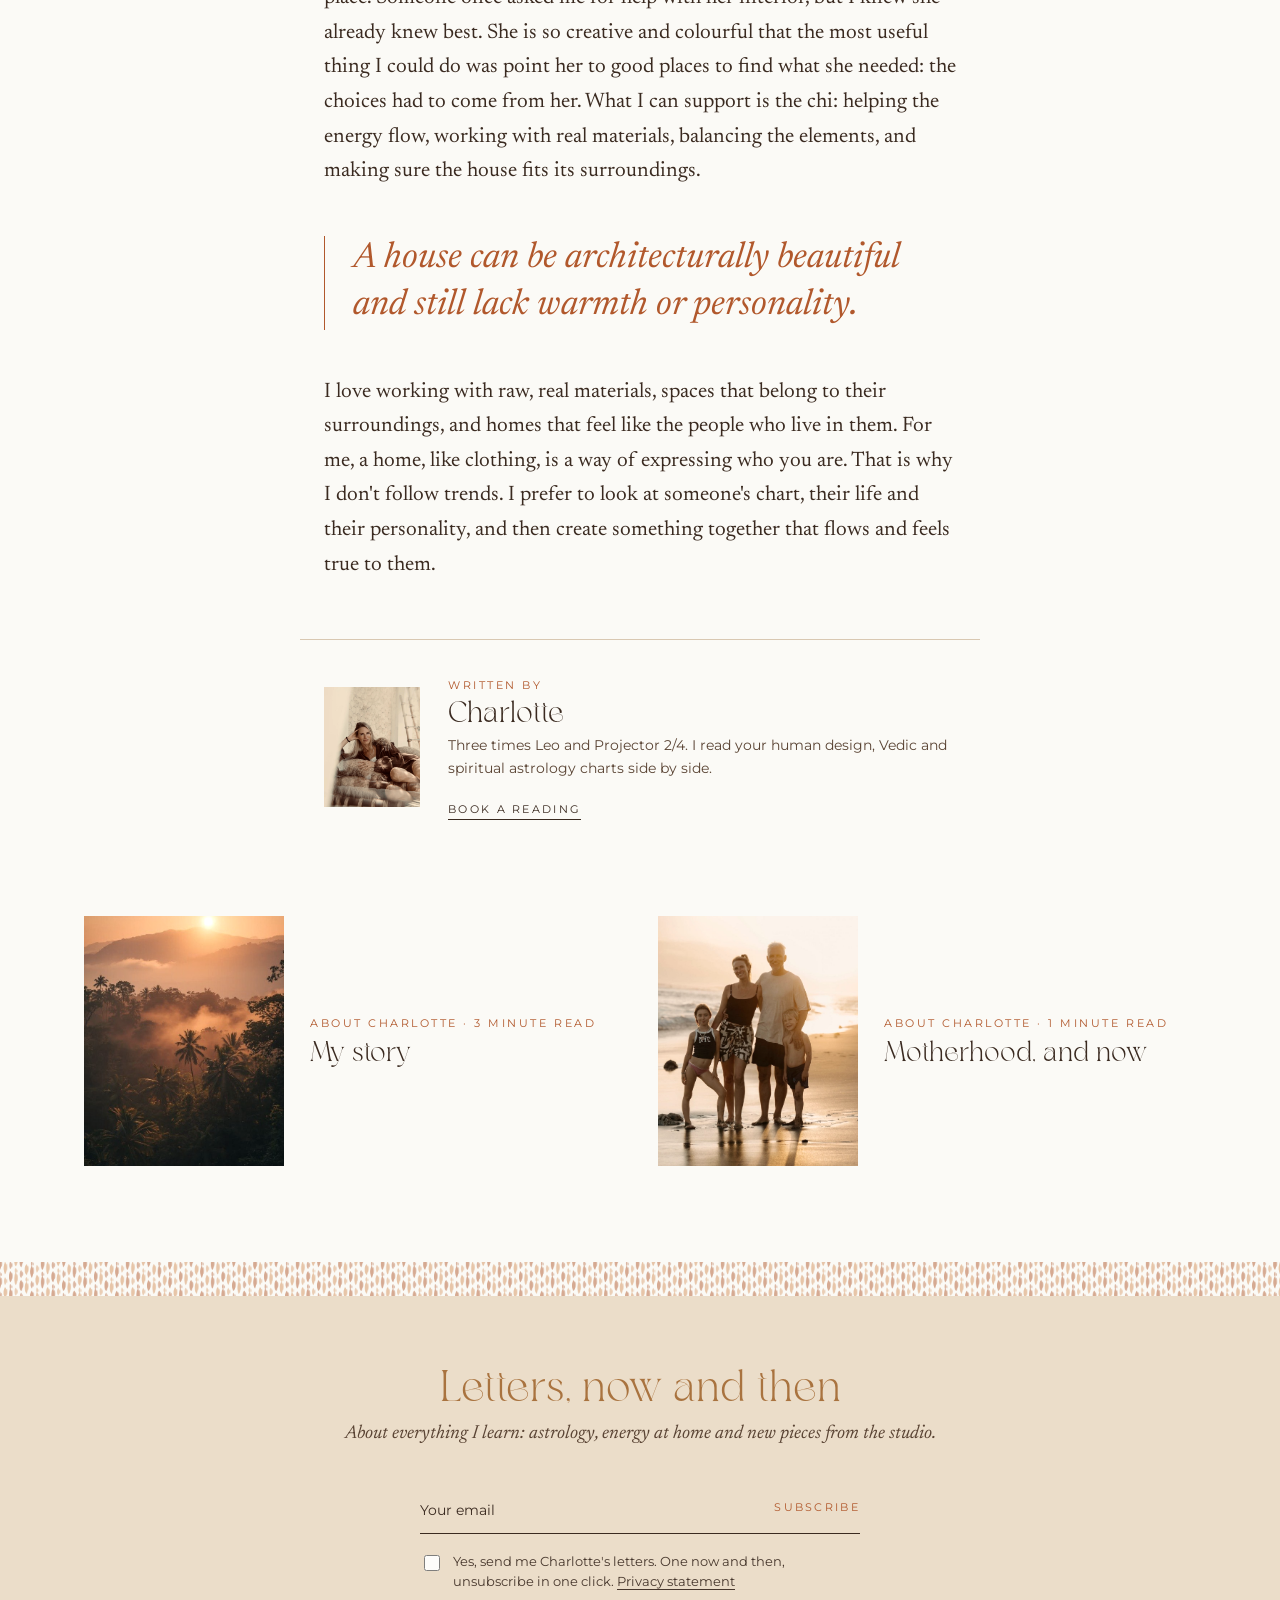
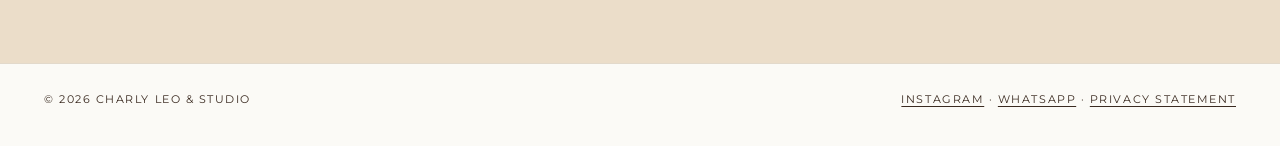
<file: journal/a-home-is-a-way-of-expressing-who-you-are.html>
<!doctype html>
<html lang="en">
<head>
<meta charset="utf-8">
<meta name="viewport" content="width=device-width, initial-scale=1">
<title>A home is a way of expressing who you are · Journal · Charly Leo &amp; Studio</title>
<meta name="description" content="I always love visiting other people&#x27;s homes. You can learn so much about someone from the space they live in. My neighbours, for example, have a house...">
<!-- Test version: keeps search engines away while placeholders are still on the site. Remove this line at launch. -->
<meta name="robots" content="noindex">
<link rel="icon" type="image/png" href="../assets/img/favicon.png">
<link rel="apple-touch-icon" href="../assets/img/favicon.png">
<link rel="stylesheet" href="https://fonts.googleapis.com/css2?family=Newsreader:ital,opsz,wght@0,6..72,300..500;1,6..72,300..500&amp;family=Montserrat:wght@300;400;500&amp;display=swap">
<link rel="stylesheet" href="../assets/css/site.css">
</head>
<body>
<div class="e c">
<div class="bar"><a href="https://wa.me/?text=Hi%20Charlotte%2C%20I%27d%20love%20to%20book%20the%20free%20introduction%20call.">Free intro call, 20 minutes →</a><a class="bc-wa" href="https://wa.me/">Or message me <svg viewBox="0 0 24 24" width="22" height="22" fill="none" stroke="currentColor" stroke-width="1.6" stroke-linecap="round" stroke-linejoin="round" aria-hidden="true"><path d="M20 11.6a8 8 0 0 1-11.8 7L4 20l1.4-4.1A8 8 0 1 1 20 11.6z"></path><path d="M9 8.6c0 3.4 2.6 6.2 6 6.4l1-1.6-2-1-1 .8c-1-.5-1.9-1.4-2.4-2.4l.8-1-1-2-1.4.8"></path></svg></a></div>
<header class="nav7"><a class="logo" href="../index.html"><img src="../assets/img/logo-lion.png" alt=""><span class="ag">Charly Leo <small>&amp; Studio</small></span></a><input type="checkbox" id="mnav-Journal" class="mnav-t"><label for="mnav-Journal" class="mnav-b"><span class="o">Menu</span><span class="x">Close ×</span> <i></i></label><nav class="links" aria-label="Main"><a href="../astrology.html">Astrology</a><a href="../energy-at-home.html">Energy at Home</a><a href="../studio.html">Studio</a><a href="../about.html">About</a><a href="../journal.html" class="on">Journal</a><a href="../chart.html">Chart</a></nav></header>
<section class="w phead"><a class="back" href="../journal.html">← Journal</a><br><span class="lab">Energy · 2 minute read</span><h1 class="ag">A home is a way of expressing who you are</h1><p class="by">By Charlotte</p></section>
<section class="pimg"><img loading="lazy" decoding="async" src="../assets/img/card-sofa-wall-art.jpg" alt="" style="object-position:50% 50%"></section>
<section class="prose">
<p class="lede">I always love visiting other people's homes. You can learn so much about someone from the space they live in. My neighbours, for example, have a house full of colour, plants and atmosphere, with a big open kitchen table. Their door is always open, and they are some of the warmest, most social people I know. Their home is a clear reflection of who they are.</p>
<p>This is why interior architects can sometimes flatten the energy of a place. Someone once asked me for help with her interior, but I knew she already knew best. She is so creative and colourful that the most useful thing I could do was point her to good places to find what she needed: the choices had to come from her. What I can support is the chi: helping the energy flow, working with real materials, balancing the elements, and making sure the house fits its surroundings.</p>
<blockquote>A house can be architecturally beautiful and still lack warmth or personality.</blockquote>
<p>I love working with raw, real materials, spaces that belong to their surroundings, and homes that feel like the people who live in them. For me, a home, like clothing, is a way of expressing who you are. That is why I don't follow trends. I prefer to look at someone's chart, their life and their personality, and then create something together that flows and feels true to them.</p>
</section>
<section class="author"><div class="ph"><img loading="lazy" decoding="async" src="../assets/img/charlotte-author.jpg" alt="Charlotte"></div><div><span class="lab" style="color:#B1582C">Written by</span><h3 class="ag">Charlotte</h3><p>Three times Leo and Projector 2/4. I read your human design, Vedic and spiritual astrology charts side by side.</p><a class="lk" href="https://wa.me/?text=Hi%20Charlotte%2C%20I%27d%20love%20to%20know%20more%20about%20the%20astrology%20readings.">Book a reading</a></div></section>
<section class="w"><div class="pnext"><a href="../journal/my-story.html"><div class="ph"><img loading="lazy" decoding="async" src="../assets/img/my-story-jungle-mist.jpg" alt="" style="object-position:50% 50%"></div><div><span class="lab" style="color:#B1582C">About Charlotte · 3 minute read</span><h3 class="ag">My story</h3></div></a><a href="../journal/motherhood-and-now.html"><div class="ph"><img loading="lazy" decoding="async" src="../assets/img/motherhood-family-beach.jpg" alt="" style="object-position:50% 30%"></div><div><span class="lab" style="color:#B1582C">About Charlotte · 1 minute read</span><h3 class="ag">Motherhood, and now</h3></div></a></div></section>
<div class="rib8 stripe" aria-hidden="true"></div><section class="let sand"><h2 class="ag">Letters, now and then</h2><p class="sub">About everything I learn: astrology, energy at home and new pieces from the studio.</p><div class="fld"><span>Your email</span><b>Subscribe</b></div><label class="consent"><input type="checkbox"><span>Yes, send me Charlotte's letters. One now and then, unsubscribe in one click. <a href="#">Privacy statement</a></span></label></section>
<footer><span>© 2026 Charly Leo &amp; Studio</span><span class="fl"><a href="#">Instagram</a> · <a href="https://wa.me/">WhatsApp</a> · <a href="#">Privacy statement</a></span></footer>
<a class="wa" href="https://wa.me/" aria-label="Message Charlotte on WhatsApp"><svg viewBox="0 0 24 24" width="22" height="22" fill="none" stroke="currentColor" stroke-width="1.6" stroke-linecap="round" stroke-linejoin="round" aria-hidden="true"><path d="M20 11.6a8 8 0 0 1-11.8 7L4 20l1.4-4.1A8 8 0 1 1 20 11.6z"></path><path d="M9 8.6c0 3.4 2.6 6.2 6 6.4l1-1.6-2-1-1 .8c-1-.5-1.9-1.4-2.4-2.4l.8-1-1-2-1.4.8"></path></svg><b>WhatsApp</b></a>
</div>
<script src="../assets/js/site.js"></script>
</body>
</html>
</file>
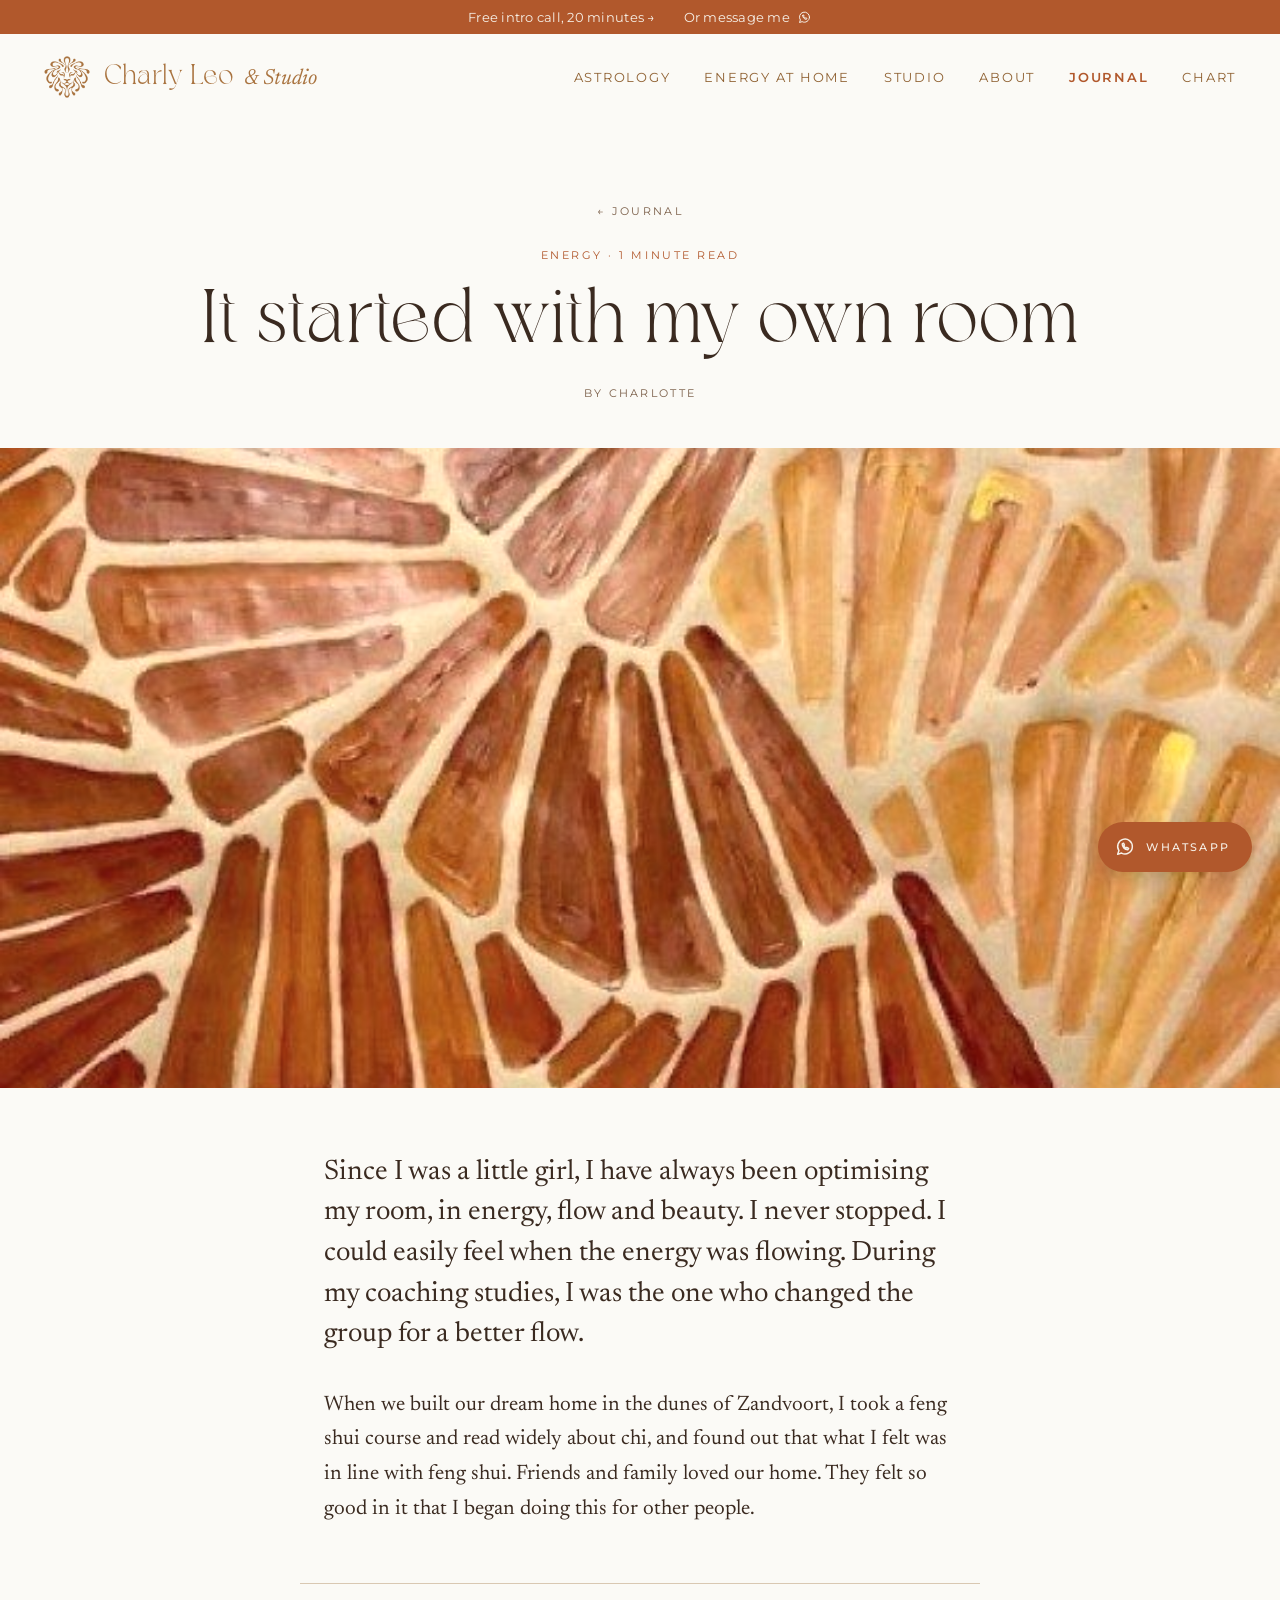
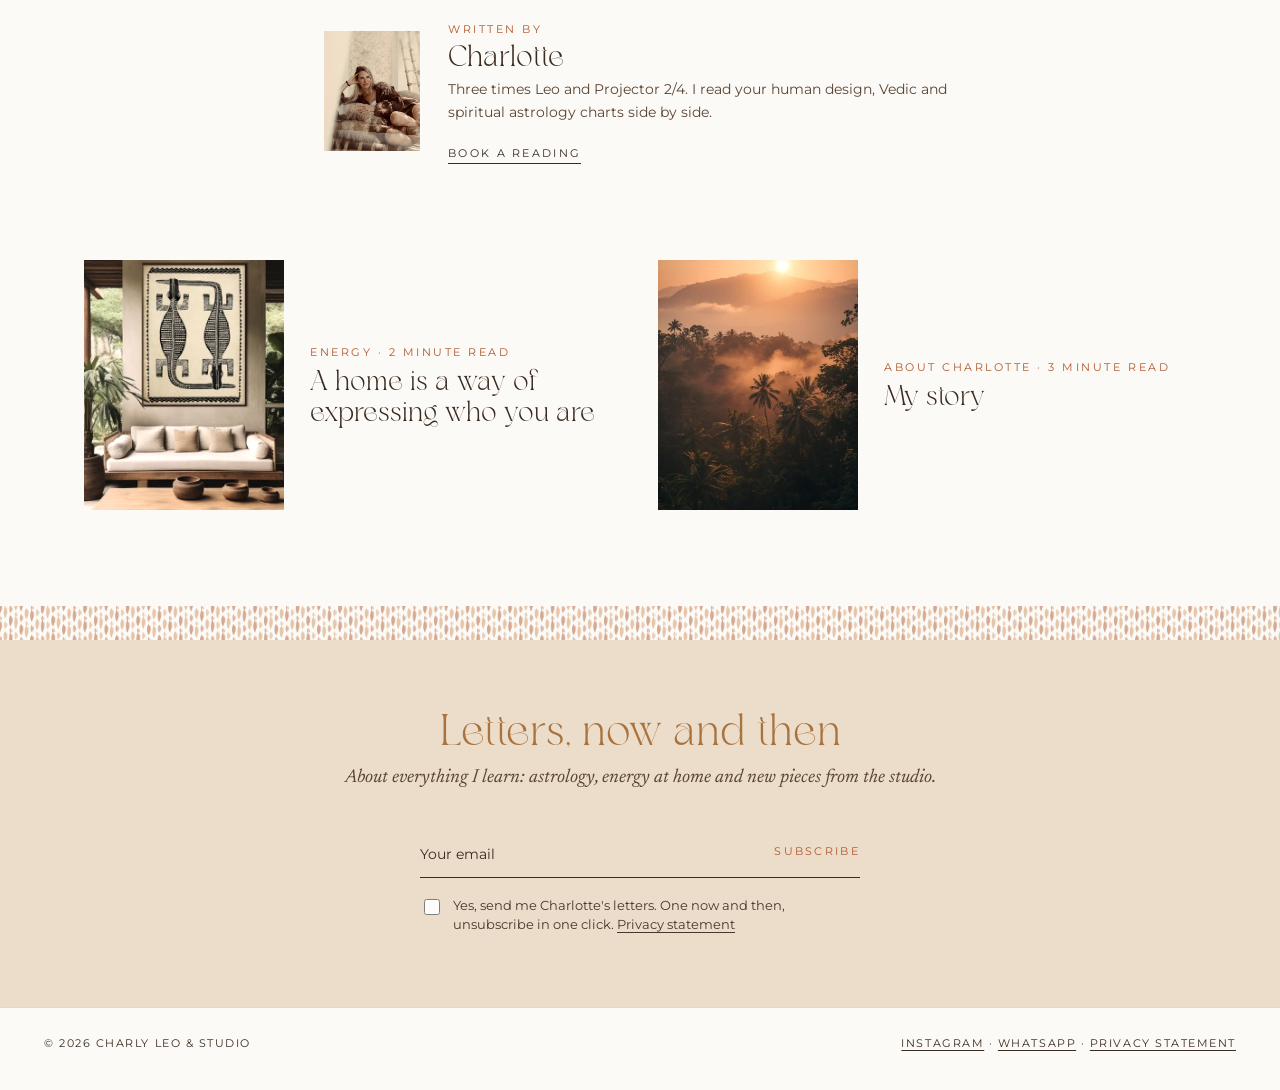
<file: journal/it-started-with-my-own-room.html>
<!doctype html>
<html lang="en">
<head>
<meta charset="utf-8">
<meta name="viewport" content="width=device-width, initial-scale=1">
<title>It started with my own room · Journal · Charly Leo &amp; Studio</title>
<meta name="description" content="Since I was a little girl, I have always been optimising my room, in energy, flow and beauty. I never stopped. I could easily feel when the energy was...">
<!-- Test version: keeps search engines away while placeholders are still on the site. Remove this line at launch. -->
<meta name="robots" content="noindex">
<link rel="icon" type="image/png" href="../assets/img/favicon.png">
<link rel="apple-touch-icon" href="../assets/img/favicon.png">
<link rel="stylesheet" href="https://fonts.googleapis.com/css2?family=Newsreader:ital,opsz,wght@0,6..72,300..500;1,6..72,300..500&amp;family=Montserrat:wght@300;400;500&amp;display=swap">
<link rel="stylesheet" href="../assets/css/site.css">
</head>
<body>
<div class="e c">
<div class="bar"><a href="https://wa.me/?text=Hi%20Charlotte%2C%20I%27d%20love%20to%20book%20the%20free%20introduction%20call.">Free intro call, 20 minutes →</a><a class="bc-wa" href="https://wa.me/">Or message me <svg viewBox="0 0 24 24" width="22" height="22" fill="none" stroke="currentColor" stroke-width="1.6" stroke-linecap="round" stroke-linejoin="round" aria-hidden="true"><path d="M20 11.6a8 8 0 0 1-11.8 7L4 20l1.4-4.1A8 8 0 1 1 20 11.6z"></path><path d="M9 8.6c0 3.4 2.6 6.2 6 6.4l1-1.6-2-1-1 .8c-1-.5-1.9-1.4-2.4-2.4l.8-1-1-2-1.4.8"></path></svg></a></div>
<header class="nav7"><a class="logo" href="../index.html"><img src="../assets/img/logo-lion.png" alt=""><span class="ag">Charly Leo <small>&amp; Studio</small></span></a><input type="checkbox" id="mnav-Journal" class="mnav-t"><label for="mnav-Journal" class="mnav-b"><span class="o">Menu</span><span class="x">Close ×</span> <i></i></label><nav class="links" aria-label="Main"><a href="../astrology.html">Astrology</a><a href="../energy-at-home.html">Energy at Home</a><a href="../studio.html">Studio</a><a href="../about.html">About</a><a href="../journal.html" class="on">Journal</a><a href="../chart.html">Chart</a></nav></header>
<section class="w phead"><a class="back" href="../journal.html">← Journal</a><br><span class="lab">Energy · 1 minute read</span><h1 class="ag">It started with my own room</h1><p class="by">By Charlotte</p></section>
<section class="pimg"><img loading="lazy" decoding="async" src="../assets/img/card-terracotta-pattern.jpg" alt="" style="object-position:50% 50%"></section>
<section class="prose">
<p class="lede">Since I was a little girl, I have always been optimising my room, in energy, flow and beauty. I never stopped. I could easily feel when the energy was flowing. During my coaching studies, I was the one who changed the group for a better flow.</p>
<p>When we built our dream home in the dunes of Zandvoort, I took a feng shui course and read widely about chi, and found out that what I felt was in line with feng shui. Friends and family loved our home. They felt so good in it that I began doing this for other people.</p>
</section>
<section class="author"><div class="ph"><img loading="lazy" decoding="async" src="../assets/img/charlotte-author.jpg" alt="Charlotte"></div><div><span class="lab" style="color:#B1582C">Written by</span><h3 class="ag">Charlotte</h3><p>Three times Leo and Projector 2/4. I read your human design, Vedic and spiritual astrology charts side by side.</p><a class="lk" href="https://wa.me/?text=Hi%20Charlotte%2C%20I%27d%20love%20to%20know%20more%20about%20the%20astrology%20readings.">Book a reading</a></div></section>
<section class="w"><div class="pnext"><a href="../journal/a-home-is-a-way-of-expressing-who-you-are.html"><div class="ph"><img loading="lazy" decoding="async" src="../assets/img/card-sofa-wall-art.jpg" alt="" style="object-position:50% 50%"></div><div><span class="lab" style="color:#B1582C">Energy · 2 minute read</span><h3 class="ag">A home is a way of expressing who you are</h3></div></a><a href="../journal/my-story.html"><div class="ph"><img loading="lazy" decoding="async" src="../assets/img/my-story-jungle-mist.jpg" alt="" style="object-position:50% 50%"></div><div><span class="lab" style="color:#B1582C">About Charlotte · 3 minute read</span><h3 class="ag">My story</h3></div></a></div></section>
<div class="rib8 stripe" aria-hidden="true"></div><section class="let sand"><h2 class="ag">Letters, now and then</h2><p class="sub">About everything I learn: astrology, energy at home and new pieces from the studio.</p><div class="fld"><span>Your email</span><b>Subscribe</b></div><label class="consent"><input type="checkbox"><span>Yes, send me Charlotte's letters. One now and then, unsubscribe in one click. <a href="#">Privacy statement</a></span></label></section>
<footer><span>© 2026 Charly Leo &amp; Studio</span><span class="fl"><a href="#">Instagram</a> · <a href="https://wa.me/">WhatsApp</a> · <a href="#">Privacy statement</a></span></footer>
<a class="wa" href="https://wa.me/" aria-label="Message Charlotte on WhatsApp"><svg viewBox="0 0 24 24" width="22" height="22" fill="none" stroke="currentColor" stroke-width="1.6" stroke-linecap="round" stroke-linejoin="round" aria-hidden="true"><path d="M20 11.6a8 8 0 0 1-11.8 7L4 20l1.4-4.1A8 8 0 1 1 20 11.6z"></path><path d="M9 8.6c0 3.4 2.6 6.2 6 6.4l1-1.6-2-1-1 .8c-1-.5-1.9-1.4-2.4-2.4l.8-1-1-2-1.4.8"></path></svg><b>WhatsApp</b></a>
</div>
<script src="../assets/js/site.js"></script>
</body>
</html>
</file>
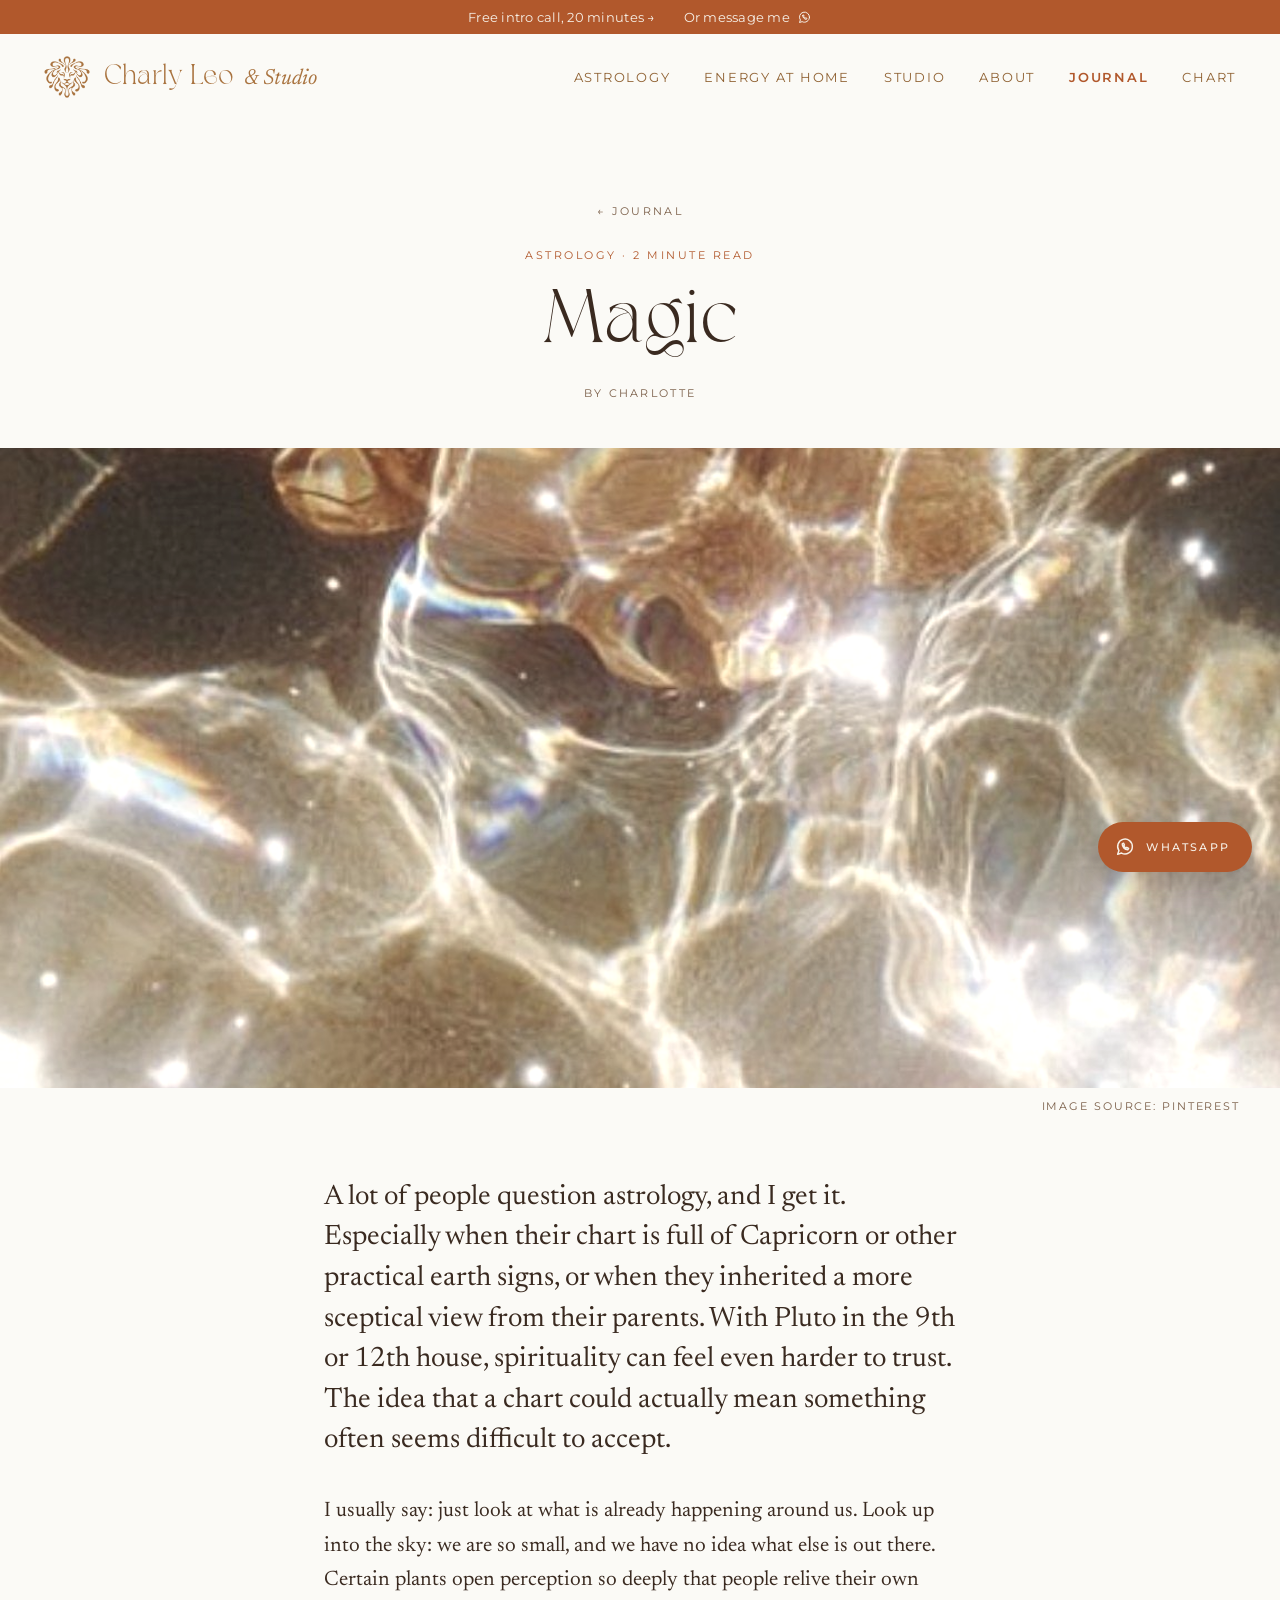
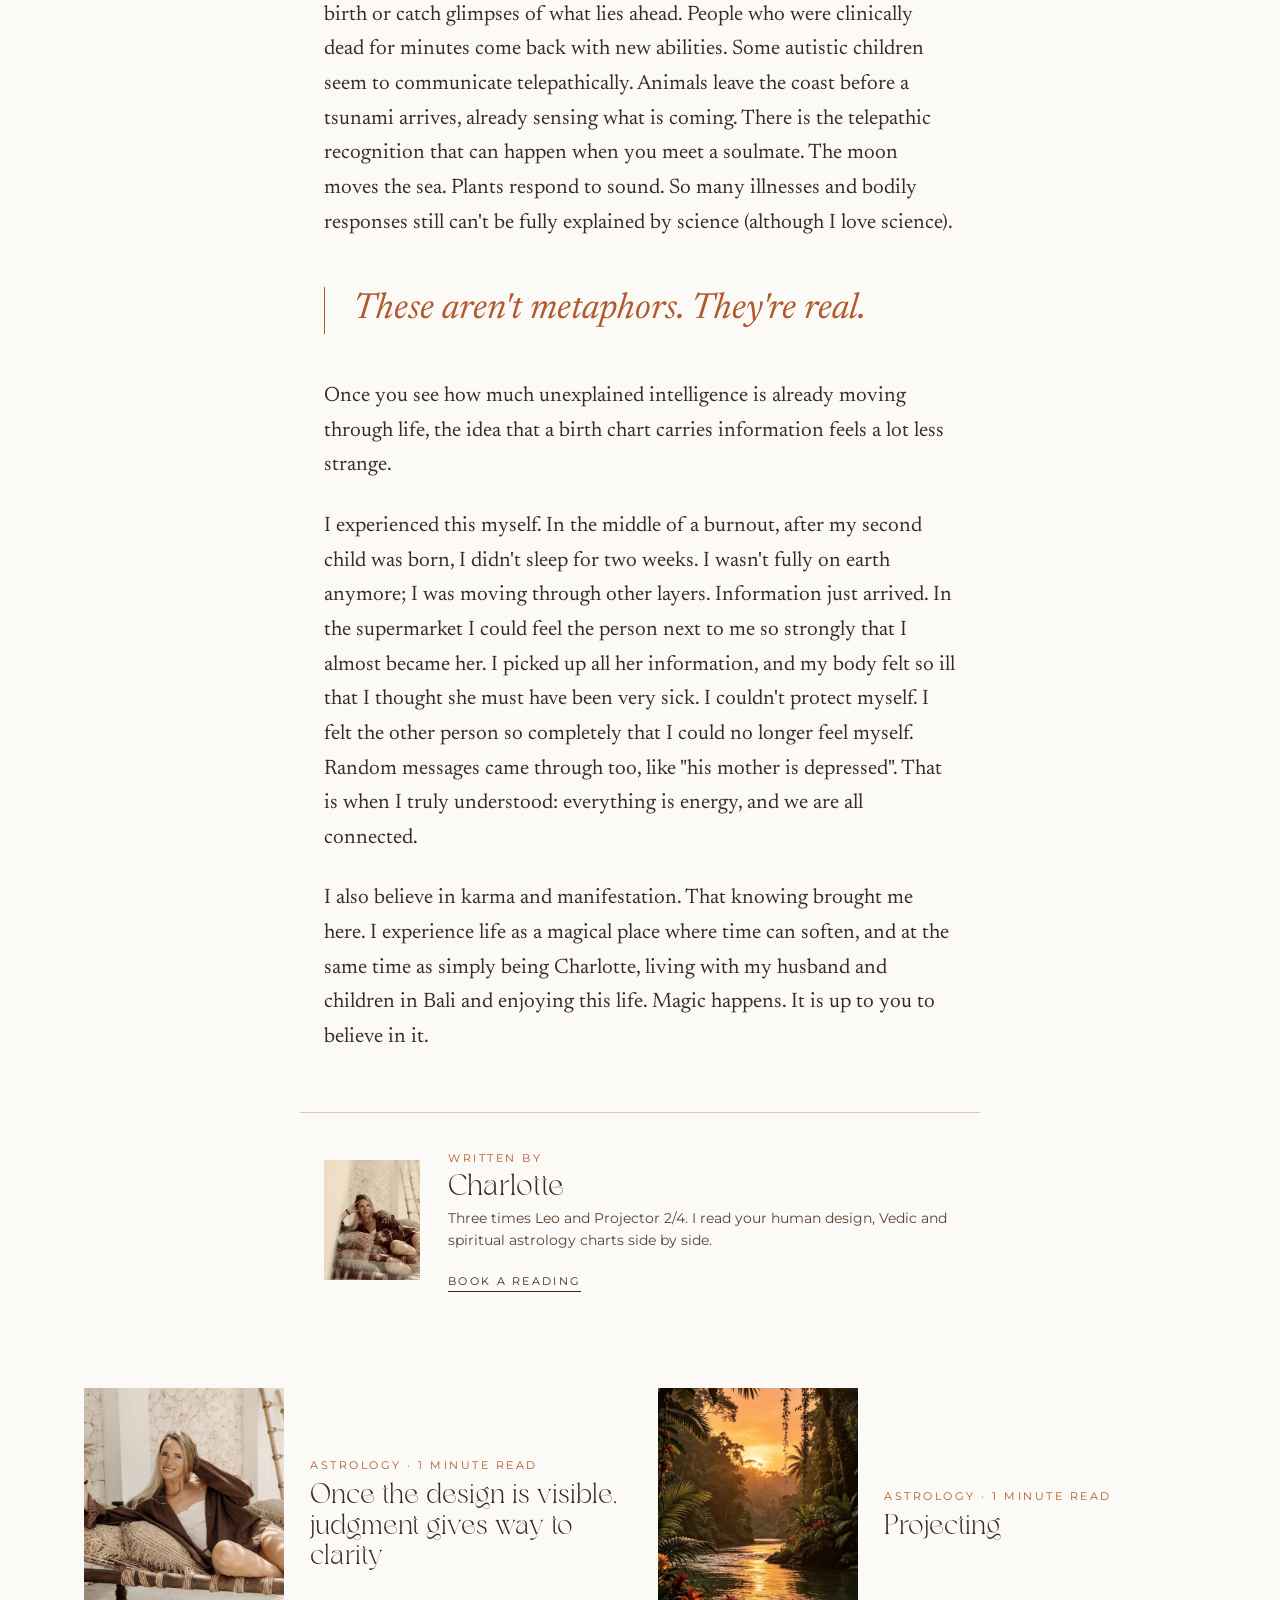
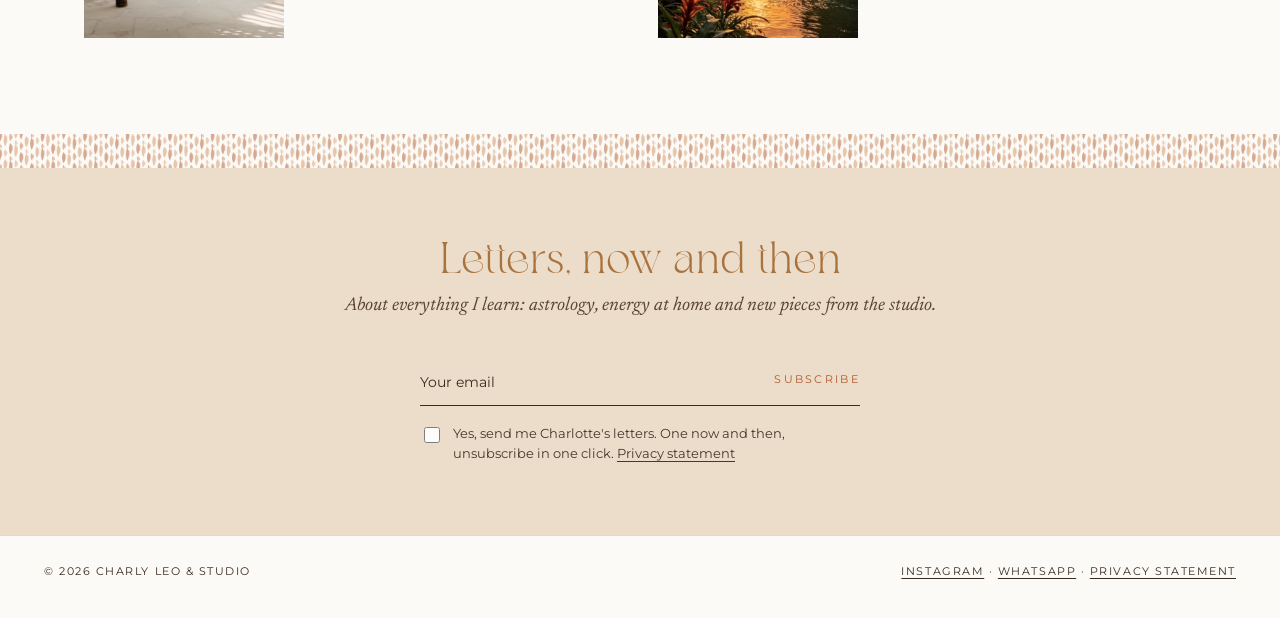
<file: journal/magic.html>
<!doctype html>
<html lang="en">
<head>
<meta charset="utf-8">
<meta name="viewport" content="width=device-width, initial-scale=1">
<title>Magic · Journal · Charly Leo &amp; Studio</title>
<meta name="description" content="A lot of people question astrology, and I get it. Especially when their chart is full of Capricorn or other practical earth signs, or when they...">
<!-- Test version: keeps search engines away while placeholders are still on the site. Remove this line at launch. -->
<meta name="robots" content="noindex">
<link rel="icon" type="image/png" href="../assets/img/favicon.png">
<link rel="apple-touch-icon" href="../assets/img/favicon.png">
<link rel="stylesheet" href="https://fonts.googleapis.com/css2?family=Newsreader:ital,opsz,wght@0,6..72,300..500;1,6..72,300..500&amp;family=Montserrat:wght@300;400;500&amp;display=swap">
<link rel="stylesheet" href="../assets/css/site.css">
</head>
<body>
<div class="e c">
<div class="bar"><a href="https://wa.me/?text=Hi%20Charlotte%2C%20I%27d%20love%20to%20book%20the%20free%20introduction%20call.">Free intro call, 20 minutes →</a><a class="bc-wa" href="https://wa.me/">Or message me <svg viewBox="0 0 24 24" width="22" height="22" fill="none" stroke="currentColor" stroke-width="1.6" stroke-linecap="round" stroke-linejoin="round" aria-hidden="true"><path d="M20 11.6a8 8 0 0 1-11.8 7L4 20l1.4-4.1A8 8 0 1 1 20 11.6z"></path><path d="M9 8.6c0 3.4 2.6 6.2 6 6.4l1-1.6-2-1-1 .8c-1-.5-1.9-1.4-2.4-2.4l.8-1-1-2-1.4.8"></path></svg></a></div>
<header class="nav7"><a class="logo" href="../index.html"><img src="../assets/img/logo-lion.png" alt=""><span class="ag">Charly Leo <small>&amp; Studio</small></span></a><input type="checkbox" id="mnav-Journal" class="mnav-t"><label for="mnav-Journal" class="mnav-b"><span class="o">Menu</span><span class="x">Close ×</span> <i></i></label><nav class="links" aria-label="Main"><a href="../astrology.html">Astrology</a><a href="../energy-at-home.html">Energy at Home</a><a href="../studio.html">Studio</a><a href="../about.html">About</a><a href="../journal.html" class="on">Journal</a><a href="../chart.html">Chart</a></nav></header>
<section class="w phead"><a class="back" href="../journal.html">← Journal</a><br><span class="lab">Astrology · 2 minute read</span><h1 class="ag">Magic</h1><p class="by">By Charlotte</p></section>
<section class="pimg"><img loading="lazy" decoding="async" src="../assets/img/magic-water-light.jpg" alt="" style="object-position:50% 45%"></section>
<p class="credit">Image source: Pinterest</p>
<section class="prose">
<p class="lede">A lot of people question astrology, and I get it. Especially when their chart is full of Capricorn or other practical earth signs, or when they inherited a more sceptical view from their parents. With Pluto in the 9th or 12th house, spirituality can feel even harder to trust. The idea that a chart could actually mean something often seems difficult to accept.</p>
<p>I usually say: just look at what is already happening around us. Look up into the sky: we are so small, and we have no idea what else is out there. Certain plants open perception so deeply that people relive their own birth or catch glimpses of what lies ahead. People who were clinically dead for minutes come back with new abilities. Some autistic children seem to communicate telepathically. Animals leave the coast before a tsunami arrives, already sensing what is coming. There is the telepathic recognition that can happen when you meet a soulmate. The moon moves the sea. Plants respond to sound. So many illnesses and bodily responses still can't be fully explained by science (although I love science).</p>
<blockquote>These aren't metaphors. They're real.</blockquote>
<p>Once you see how much unexplained intelligence is already moving through life, the idea that a birth chart carries information feels a lot less strange.</p>
<p>I experienced this myself. In the middle of a burnout, after my second child was born, I didn't sleep for two weeks. I wasn't fully on earth anymore; I was moving through other layers. Information just arrived. In the supermarket I could feel the person next to me so strongly that I almost became her. I picked up all her information, and my body felt so ill that I thought she must have been very sick. I couldn't protect myself. I felt the other person so completely that I could no longer feel myself. Random messages came through too, like "his mother is depressed". That is when I truly understood: everything is energy, and we are all connected.</p>
<p>I also believe in karma and manifestation. That knowing brought me here. I experience life as a magical place where time can soften, and at the same time as simply being Charlotte, living with my husband and children in Bali and enjoying this life. Magic happens. It is up to you to believe in it.</p>
</section>
<section class="author"><div class="ph"><img loading="lazy" decoding="async" src="../assets/img/charlotte-author.jpg" alt="Charlotte"></div><div><span class="lab" style="color:#B1582C">Written by</span><h3 class="ag">Charlotte</h3><p>Three times Leo and Projector 2/4. I read your human design, Vedic and spiritual astrology charts side by side.</p><a class="lk" href="https://wa.me/?text=Hi%20Charlotte%2C%20I%27d%20love%20to%20know%20more%20about%20the%20astrology%20readings.">Book a reading</a></div></section>
<section class="w"><div class="pnext"><a href="../journal/once-the-design-is-visible.html"><div class="ph"><img loading="lazy" decoding="async" src="../assets/img/charlotte-daybed.jpg" alt="" style="object-position:40% 40%"></div><div><span class="lab" style="color:#B1582C">Astrology · 1 minute read</span><h3 class="ag">Once the design is visible, judgment gives way to clarity</h3></div></a><a href="../journal/projecting.html"><div class="ph"><img loading="lazy" decoding="async" src="../assets/img/projecting-river.jpg" alt="" style="object-position:50% 50%"></div><div><span class="lab" style="color:#B1582C">Astrology · 1 minute read</span><h3 class="ag">Projecting</h3></div></a></div></section>
<div class="rib8 stripe" aria-hidden="true"></div><section class="let sand"><h2 class="ag">Letters, now and then</h2><p class="sub">About everything I learn: astrology, energy at home and new pieces from the studio.</p><div class="fld"><span>Your email</span><b>Subscribe</b></div><label class="consent"><input type="checkbox"><span>Yes, send me Charlotte's letters. One now and then, unsubscribe in one click. <a href="#">Privacy statement</a></span></label></section>
<footer><span>© 2026 Charly Leo &amp; Studio</span><span class="fl"><a href="#">Instagram</a> · <a href="https://wa.me/">WhatsApp</a> · <a href="#">Privacy statement</a></span></footer>
<a class="wa" href="https://wa.me/" aria-label="Message Charlotte on WhatsApp"><svg viewBox="0 0 24 24" width="22" height="22" fill="none" stroke="currentColor" stroke-width="1.6" stroke-linecap="round" stroke-linejoin="round" aria-hidden="true"><path d="M20 11.6a8 8 0 0 1-11.8 7L4 20l1.4-4.1A8 8 0 1 1 20 11.6z"></path><path d="M9 8.6c0 3.4 2.6 6.2 6 6.4l1-1.6-2-1-1 .8c-1-.5-1.9-1.4-2.4-2.4l.8-1-1-2-1.4.8"></path></svg><b>WhatsApp</b></a>
</div>
<script src="../assets/js/site.js"></script>
</body>
</html>
</file>
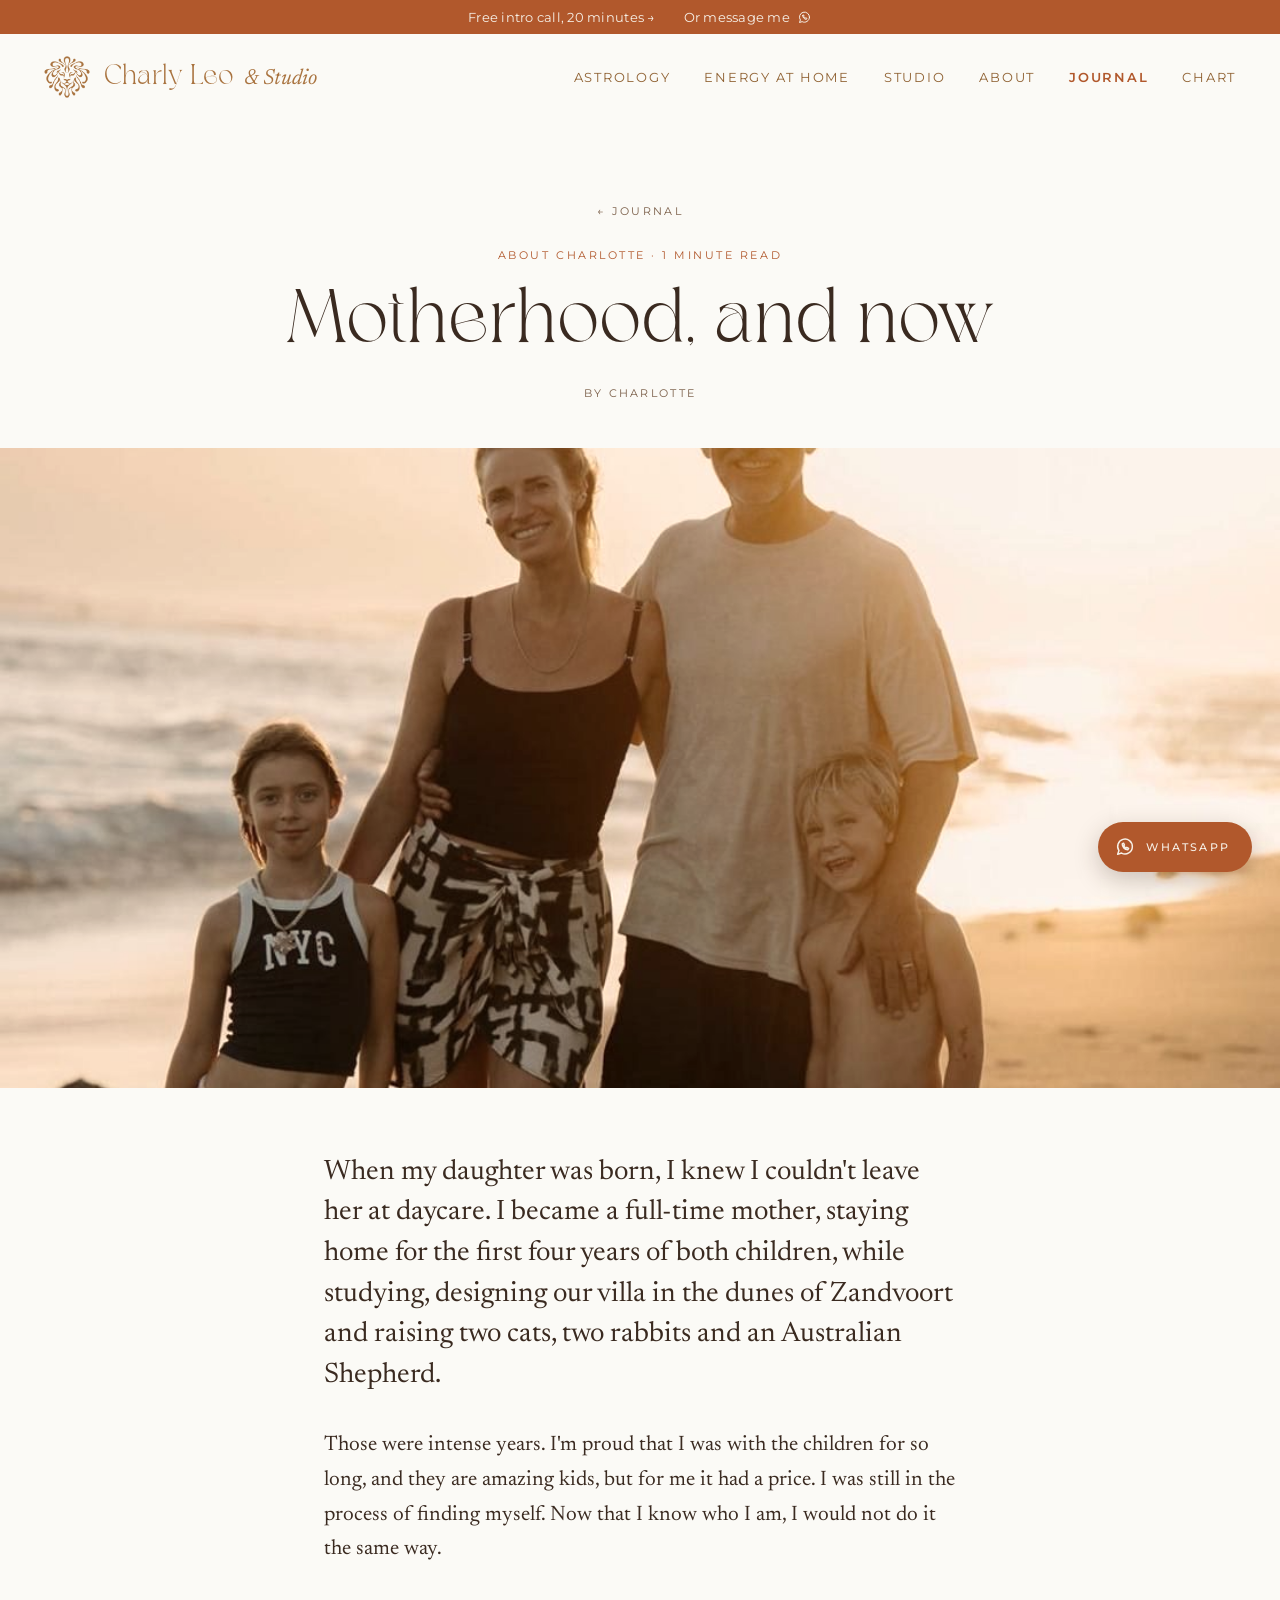
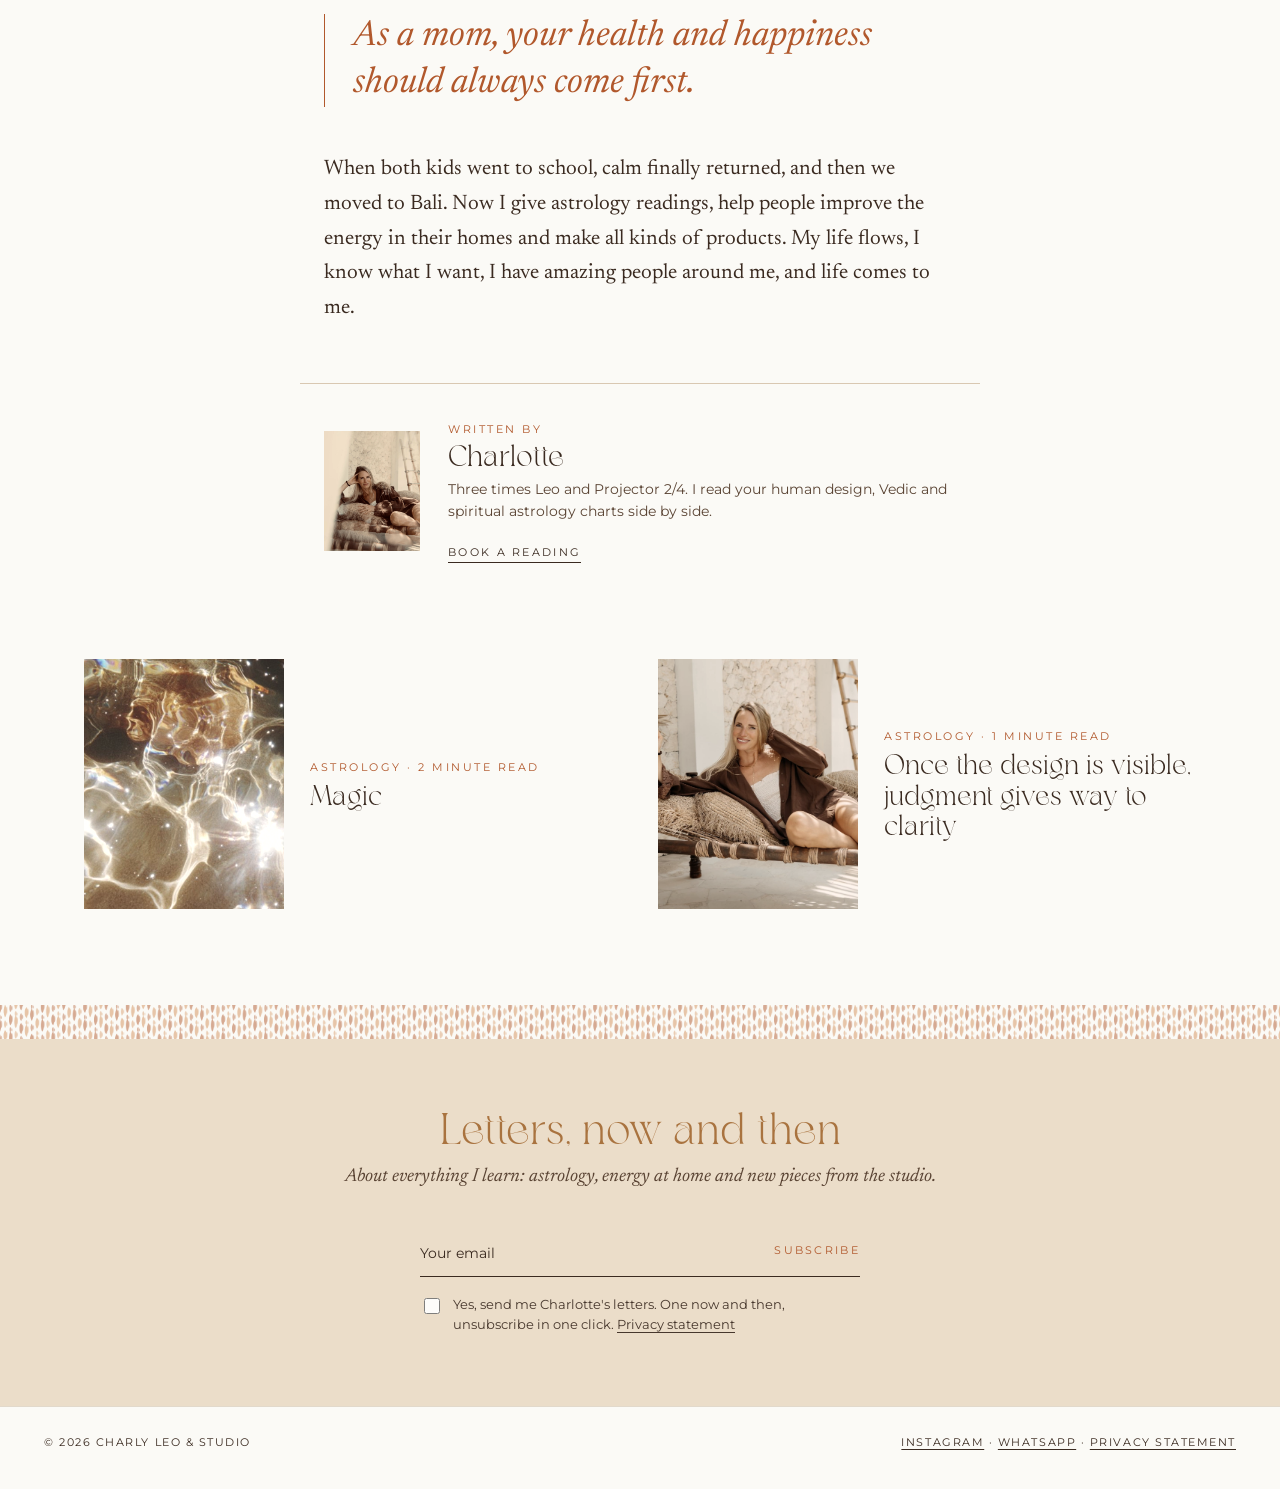
<file: journal/motherhood-and-now.html>
<!doctype html>
<html lang="en">
<head>
<meta charset="utf-8">
<meta name="viewport" content="width=device-width, initial-scale=1">
<title>Motherhood, and now · Journal · Charly Leo &amp; Studio</title>
<meta name="description" content="When my daughter was born, I knew I couldn&#x27;t leave her at daycare. I became a full-time mother, staying home for the first four years of both children,...">
<!-- Test version: keeps search engines away while placeholders are still on the site. Remove this line at launch. -->
<meta name="robots" content="noindex">
<link rel="icon" type="image/png" href="../assets/img/favicon.png">
<link rel="apple-touch-icon" href="../assets/img/favicon.png">
<link rel="stylesheet" href="https://fonts.googleapis.com/css2?family=Newsreader:ital,opsz,wght@0,6..72,300..500;1,6..72,300..500&amp;family=Montserrat:wght@300;400;500&amp;display=swap">
<link rel="stylesheet" href="../assets/css/site.css">
</head>
<body>
<div class="e c">
<div class="bar"><a href="https://wa.me/?text=Hi%20Charlotte%2C%20I%27d%20love%20to%20book%20the%20free%20introduction%20call.">Free intro call, 20 minutes →</a><a class="bc-wa" href="https://wa.me/">Or message me <svg viewBox="0 0 24 24" width="22" height="22" fill="none" stroke="currentColor" stroke-width="1.6" stroke-linecap="round" stroke-linejoin="round" aria-hidden="true"><path d="M20 11.6a8 8 0 0 1-11.8 7L4 20l1.4-4.1A8 8 0 1 1 20 11.6z"></path><path d="M9 8.6c0 3.4 2.6 6.2 6 6.4l1-1.6-2-1-1 .8c-1-.5-1.9-1.4-2.4-2.4l.8-1-1-2-1.4.8"></path></svg></a></div>
<header class="nav7"><a class="logo" href="../index.html"><img src="../assets/img/logo-lion.png" alt=""><span class="ag">Charly Leo <small>&amp; Studio</small></span></a><input type="checkbox" id="mnav-Journal" class="mnav-t"><label for="mnav-Journal" class="mnav-b"><span class="o">Menu</span><span class="x">Close ×</span> <i></i></label><nav class="links" aria-label="Main"><a href="../astrology.html">Astrology</a><a href="../energy-at-home.html">Energy at Home</a><a href="../studio.html">Studio</a><a href="../about.html">About</a><a href="../journal.html" class="on">Journal</a><a href="../chart.html">Chart</a></nav></header>
<section class="w phead"><a class="back" href="../journal.html">← Journal</a><br><span class="lab">About Charlotte · 1 minute read</span><h1 class="ag">Motherhood, and now</h1><p class="by">By Charlotte</p></section>
<section class="pimg"><img loading="lazy" decoding="async" src="../assets/img/motherhood-family-beach.jpg" alt="" style="object-position:50% 30%"></section>
<section class="prose">
<p class="lede">When my daughter was born, I knew I couldn't leave her at daycare. I became a full-time mother, staying home for the first four years of both children, while studying, designing our villa in the dunes of Zandvoort and raising two cats, two rabbits and an Australian Shepherd.</p>
<p>Those were intense years. I'm proud that I was with the children for so long, and they are amazing kids, but for me it had a price. I was still in the process of finding myself. Now that I know who I am, I would not do it the same way.</p>
<blockquote>As a mom, your health and happiness should always come first.</blockquote>
<p>When both kids went to school, calm finally returned, and then we moved to Bali. Now I give astrology readings, help people improve the energy in their homes and make all kinds of products. My life flows, I know what I want, I have amazing people around me, and life comes to me.</p>
</section>
<section class="author"><div class="ph"><img loading="lazy" decoding="async" src="../assets/img/charlotte-author.jpg" alt="Charlotte"></div><div><span class="lab" style="color:#B1582C">Written by</span><h3 class="ag">Charlotte</h3><p>Three times Leo and Projector 2/4. I read your human design, Vedic and spiritual astrology charts side by side.</p><a class="lk" href="https://wa.me/?text=Hi%20Charlotte%2C%20I%27d%20love%20to%20know%20more%20about%20the%20astrology%20readings.">Book a reading</a></div></section>
<section class="w"><div class="pnext"><a href="../journal/magic.html"><div class="ph"><img loading="lazy" decoding="async" src="../assets/img/magic-water-light.jpg" alt="" style="object-position:50% 45%"></div><div><span class="lab" style="color:#B1582C">Astrology · 2 minute read</span><h3 class="ag">Magic</h3></div></a><a href="../journal/once-the-design-is-visible.html"><div class="ph"><img loading="lazy" decoding="async" src="../assets/img/charlotte-daybed.jpg" alt="" style="object-position:40% 40%"></div><div><span class="lab" style="color:#B1582C">Astrology · 1 minute read</span><h3 class="ag">Once the design is visible, judgment gives way to clarity</h3></div></a></div></section>
<div class="rib8 stripe" aria-hidden="true"></div><section class="let sand"><h2 class="ag">Letters, now and then</h2><p class="sub">About everything I learn: astrology, energy at home and new pieces from the studio.</p><div class="fld"><span>Your email</span><b>Subscribe</b></div><label class="consent"><input type="checkbox"><span>Yes, send me Charlotte's letters. One now and then, unsubscribe in one click. <a href="#">Privacy statement</a></span></label></section>
<footer><span>© 2026 Charly Leo &amp; Studio</span><span class="fl"><a href="#">Instagram</a> · <a href="https://wa.me/">WhatsApp</a> · <a href="#">Privacy statement</a></span></footer>
<a class="wa" href="https://wa.me/" aria-label="Message Charlotte on WhatsApp"><svg viewBox="0 0 24 24" width="22" height="22" fill="none" stroke="currentColor" stroke-width="1.6" stroke-linecap="round" stroke-linejoin="round" aria-hidden="true"><path d="M20 11.6a8 8 0 0 1-11.8 7L4 20l1.4-4.1A8 8 0 1 1 20 11.6z"></path><path d="M9 8.6c0 3.4 2.6 6.2 6 6.4l1-1.6-2-1-1 .8c-1-.5-1.9-1.4-2.4-2.4l.8-1-1-2-1.4.8"></path></svg><b>WhatsApp</b></a>
</div>
<script src="../assets/js/site.js"></script>
</body>
</html>
</file>
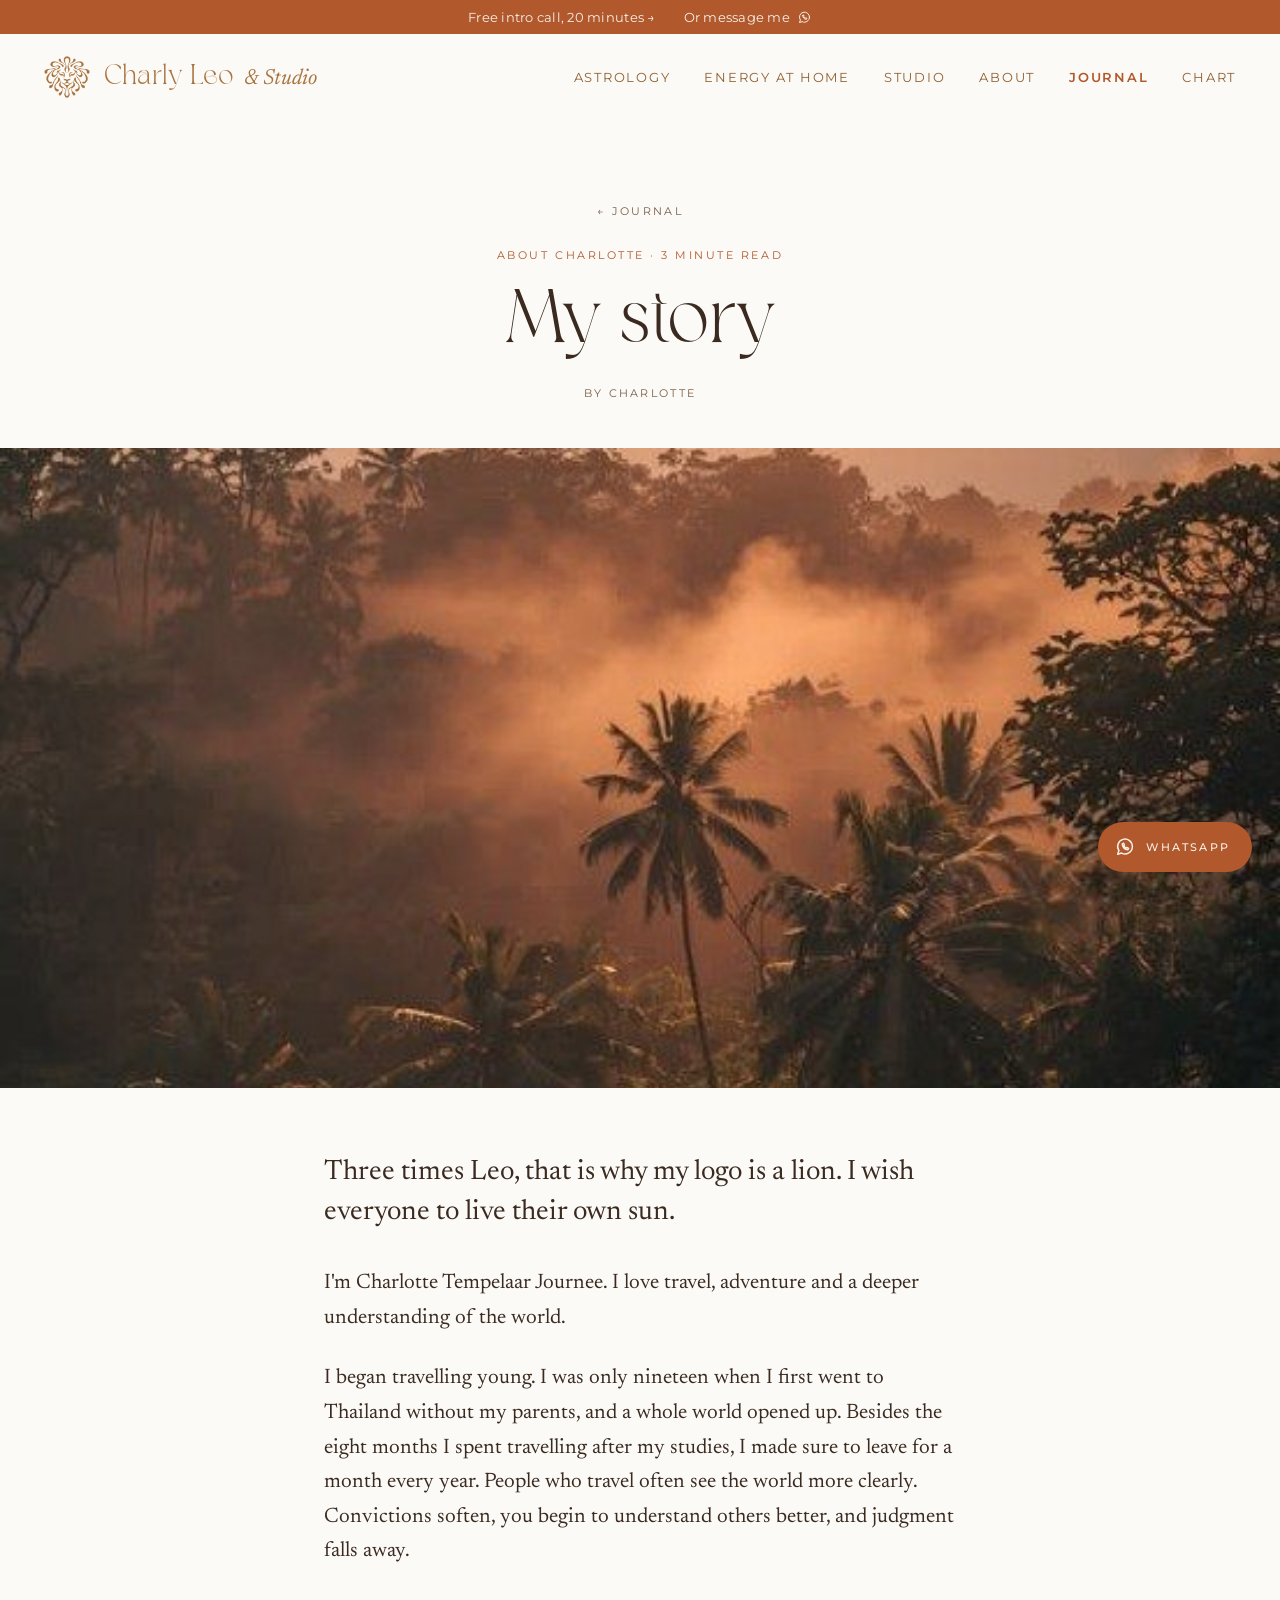
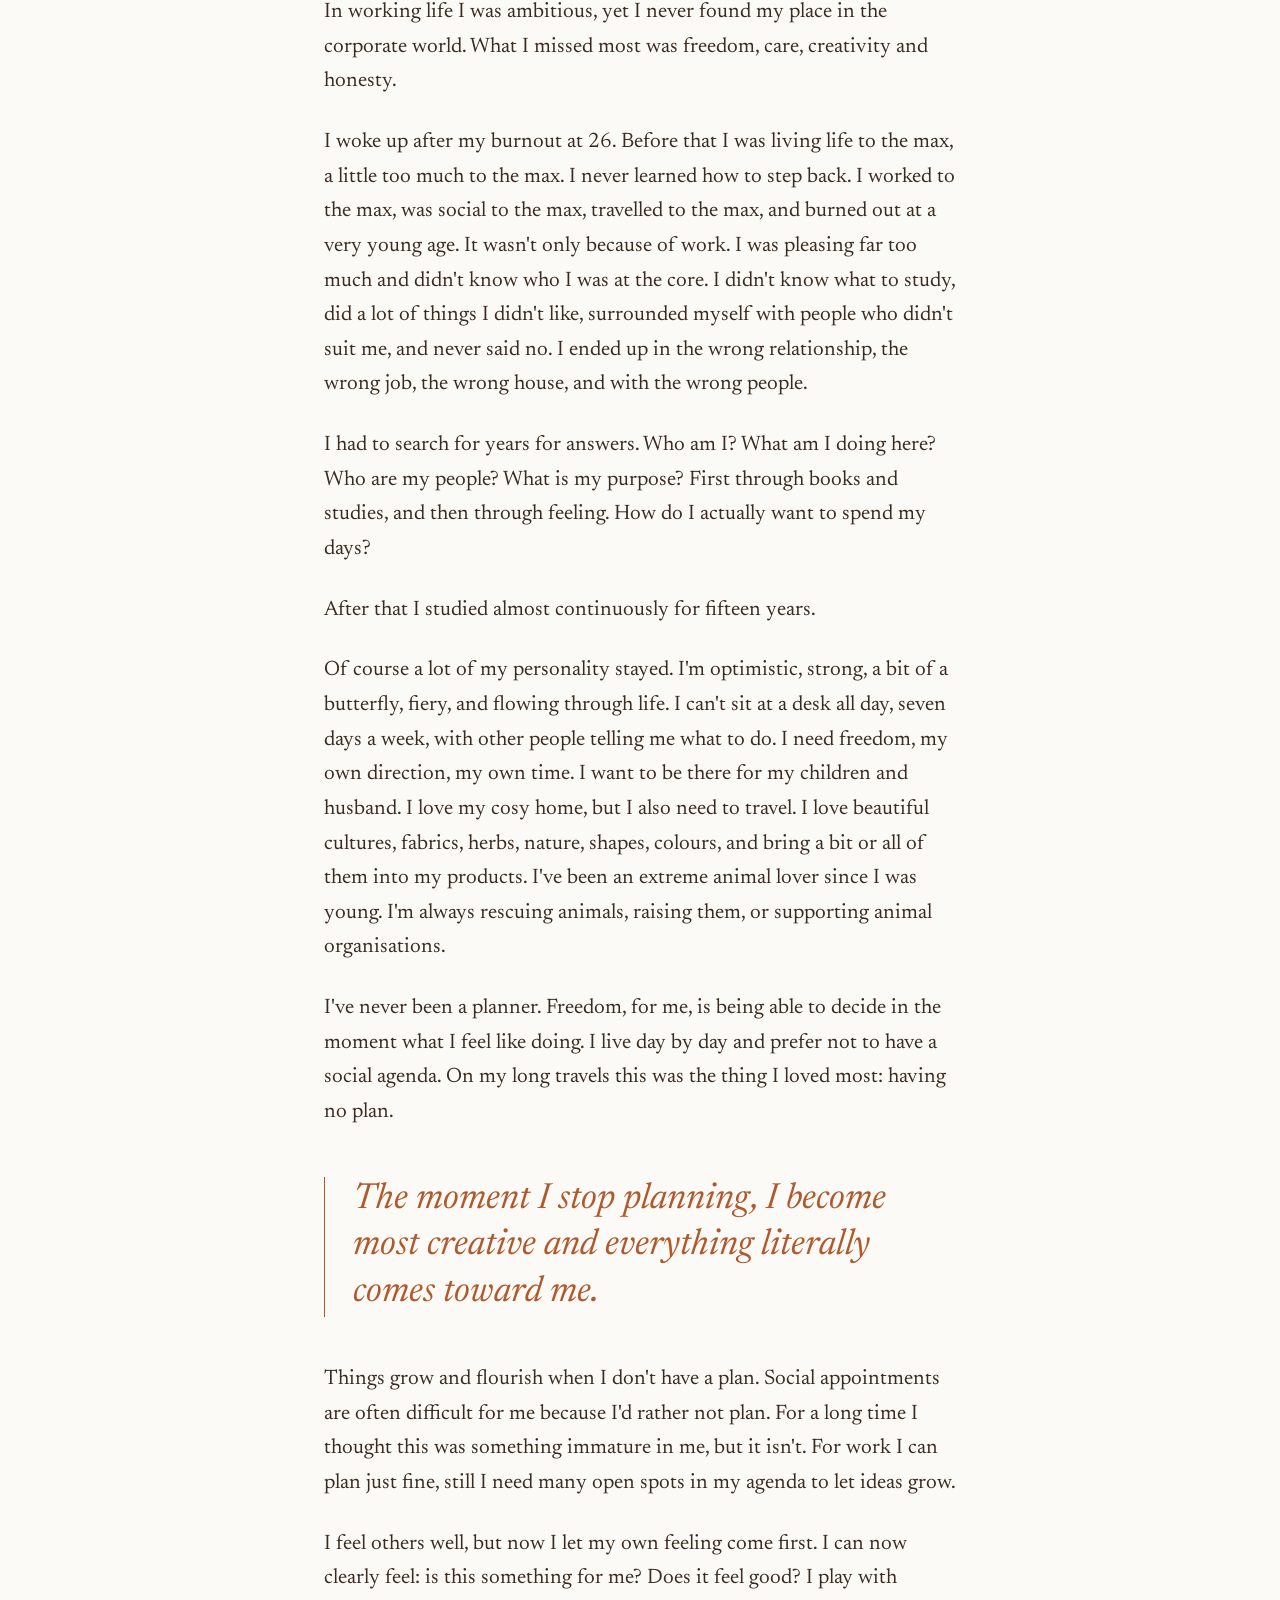
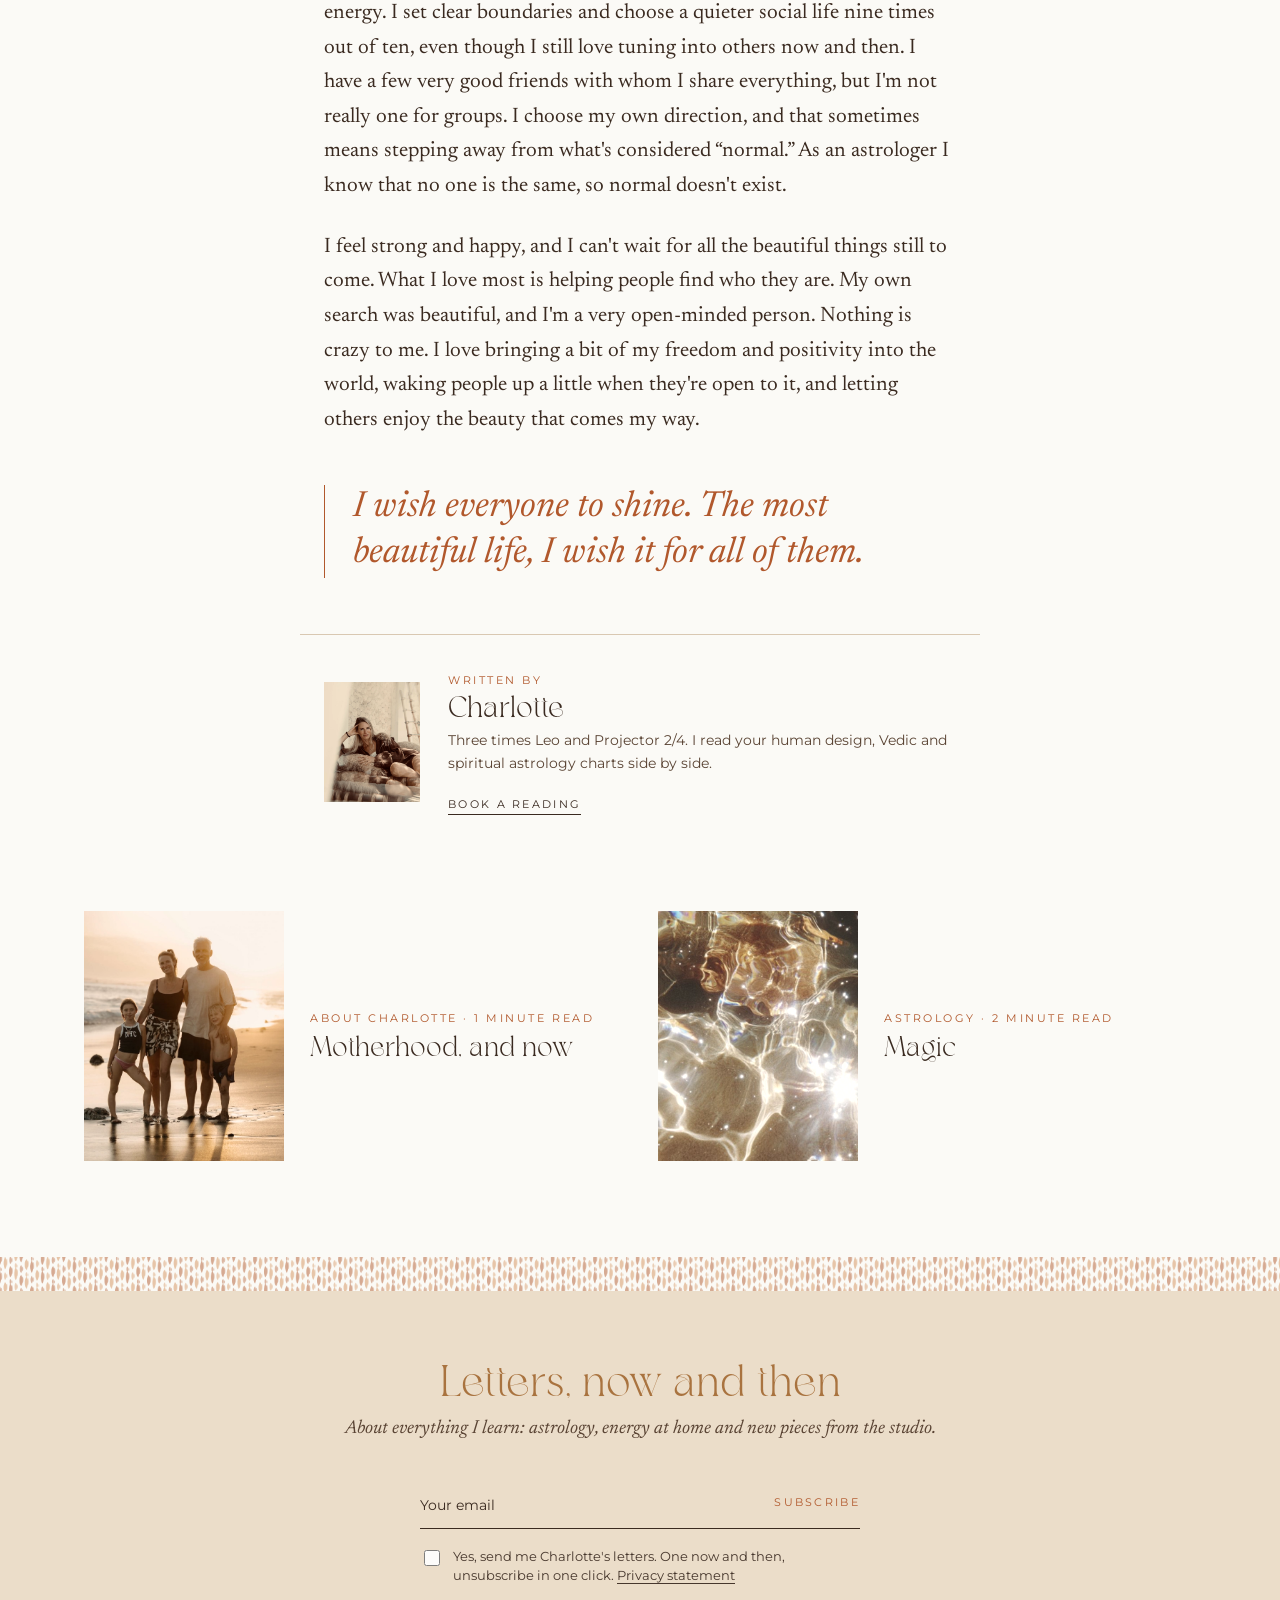
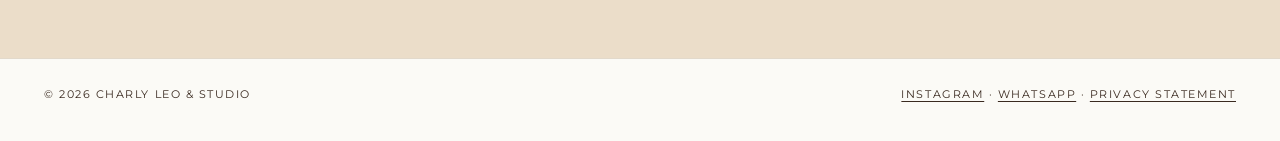
<file: journal/my-story.html>
<!doctype html>
<html lang="en">
<head>
<meta charset="utf-8">
<meta name="viewport" content="width=device-width, initial-scale=1">
<title>My story · Journal · Charly Leo &amp; Studio</title>
<meta name="description" content="Three times Leo, that is why my logo is a lion. I wish everyone to live their own sun.">
<!-- Test version: keeps search engines away while placeholders are still on the site. Remove this line at launch. -->
<meta name="robots" content="noindex">
<link rel="icon" type="image/png" href="../assets/img/favicon.png">
<link rel="apple-touch-icon" href="../assets/img/favicon.png">
<link rel="stylesheet" href="https://fonts.googleapis.com/css2?family=Newsreader:ital,opsz,wght@0,6..72,300..500;1,6..72,300..500&amp;family=Montserrat:wght@300;400;500&amp;display=swap">
<link rel="stylesheet" href="../assets/css/site.css">
</head>
<body>
<div class="e c">
<div class="bar"><a href="https://wa.me/?text=Hi%20Charlotte%2C%20I%27d%20love%20to%20book%20the%20free%20introduction%20call.">Free intro call, 20 minutes →</a><a class="bc-wa" href="https://wa.me/">Or message me <svg viewBox="0 0 24 24" width="22" height="22" fill="none" stroke="currentColor" stroke-width="1.6" stroke-linecap="round" stroke-linejoin="round" aria-hidden="true"><path d="M20 11.6a8 8 0 0 1-11.8 7L4 20l1.4-4.1A8 8 0 1 1 20 11.6z"></path><path d="M9 8.6c0 3.4 2.6 6.2 6 6.4l1-1.6-2-1-1 .8c-1-.5-1.9-1.4-2.4-2.4l.8-1-1-2-1.4.8"></path></svg></a></div>
<header class="nav7"><a class="logo" href="../index.html"><img src="../assets/img/logo-lion.png" alt=""><span class="ag">Charly Leo <small>&amp; Studio</small></span></a><input type="checkbox" id="mnav-Journal" class="mnav-t"><label for="mnav-Journal" class="mnav-b"><span class="o">Menu</span><span class="x">Close ×</span> <i></i></label><nav class="links" aria-label="Main"><a href="../astrology.html">Astrology</a><a href="../energy-at-home.html">Energy at Home</a><a href="../studio.html">Studio</a><a href="../about.html">About</a><a href="../journal.html" class="on">Journal</a><a href="../chart.html">Chart</a></nav></header>
<section class="w phead"><a class="back" href="../journal.html">← Journal</a><br><span class="lab">About Charlotte · 3 minute read</span><h1 class="ag">My story</h1><p class="by">By Charlotte</p></section>
<section class="pimg"><img loading="lazy" decoding="async" src="../assets/img/my-story-jungle-mist.jpg" alt="" style="object-position:50% 50%"></section>
<section class="prose">
<p class="lede">Three times Leo, that is why my logo is a lion. I wish everyone to live their own sun.</p>
<p>I'm Charlotte Tempelaar Journee. I love travel, adventure and a deeper understanding of the world.</p>
<p>I began travelling young. I was only nineteen when I first went to Thailand without my parents, and a whole world opened up. Besides the eight months I spent travelling after my studies, I made sure to leave for a month every year. People who travel often see the world more clearly. Convictions soften, you begin to understand others better, and judgment falls away.</p>
<p>In working life I was ambitious, yet I never found my place in the corporate world. What I missed most was freedom, care, creativity and honesty.</p>
<p>I woke up after my burnout at 26. Before that I was living life to the max, a little too much to the max. I never learned how to step back. I worked to the max, was social to the max, travelled to the max, and burned out at a very young age. It wasn't only because of work. I was pleasing far too much and didn't know who I was at the core. I didn't know what to study, did a lot of things I didn't like, surrounded myself with people who didn't suit me, and never said no. I ended up in the wrong relationship, the wrong job, the wrong house, and with the wrong people.</p>
<p>I had to search for years for answers. Who am I? What am I doing here? Who are my people? What is my purpose? First through books and studies, and then through feeling. How do I actually want to spend my days?</p>
<p>After that I studied almost continuously for fifteen years.</p>
<p>Of course a lot of my personality stayed. I'm optimistic, strong, a bit of a butterfly, fiery, and flowing through life. I can't sit at a desk all day, seven days a week, with other people telling me what to do. I need freedom, my own direction, my own time. I want to be there for my children and husband. I love my cosy home, but I also need to travel. I love beautiful cultures, fabrics, herbs, nature, shapes, colours, and bring a bit or all of them into my products. I've been an extreme animal lover since I was young. I'm always rescuing animals, raising them, or supporting animal organisations.</p>
<p>I've never been a planner. Freedom, for me, is being able to decide in the moment what I feel like doing. I live day by day and prefer not to have a social agenda. On my long travels this was the thing I loved most: having no plan.</p>
<blockquote>The moment I stop planning, I become most creative and everything literally comes toward me.</blockquote>
<p>Things grow and flourish when I don't have a plan. Social appointments are often difficult for me because I'd rather not plan. For a long time I thought this was something immature in me, but it isn't. For work I can plan just fine, still I need many open spots in my agenda to let ideas grow.</p>
<p>I feel others well, but now I let my own feeling come first. I can now clearly feel: is this something for me? Does it feel good? I play with energy. I set clear boundaries and choose a quieter social life nine times out of ten, even though I still love tuning into others now and then. I have a few very good friends with whom I share everything, but I'm not really one for groups. I choose my own direction, and that sometimes means stepping away from what's considered “normal.” As an astrologer I know that no one is the same, so normal doesn't exist.</p>
<p>I feel strong and happy, and I can't wait for all the beautiful things still to come. What I love most is helping people find who they are. My own search was beautiful, and I'm a very open-minded person. Nothing is crazy to me. I love bringing a bit of my freedom and positivity into the world, waking people up a little when they're open to it, and letting others enjoy the beauty that comes my way.</p>
<blockquote>I wish everyone to shine. The most beautiful life, I wish it for all of them.</blockquote>
</section>
<section class="author"><div class="ph"><img loading="lazy" decoding="async" src="../assets/img/charlotte-author.jpg" alt="Charlotte"></div><div><span class="lab" style="color:#B1582C">Written by</span><h3 class="ag">Charlotte</h3><p>Three times Leo and Projector 2/4. I read your human design, Vedic and spiritual astrology charts side by side.</p><a class="lk" href="https://wa.me/?text=Hi%20Charlotte%2C%20I%27d%20love%20to%20know%20more%20about%20the%20astrology%20readings.">Book a reading</a></div></section>
<section class="w"><div class="pnext"><a href="../journal/motherhood-and-now.html"><div class="ph"><img loading="lazy" decoding="async" src="../assets/img/motherhood-family-beach.jpg" alt="" style="object-position:50% 30%"></div><div><span class="lab" style="color:#B1582C">About Charlotte · 1 minute read</span><h3 class="ag">Motherhood, and now</h3></div></a><a href="../journal/magic.html"><div class="ph"><img loading="lazy" decoding="async" src="../assets/img/magic-water-light.jpg" alt="" style="object-position:50% 45%"></div><div><span class="lab" style="color:#B1582C">Astrology · 2 minute read</span><h3 class="ag">Magic</h3></div></a></div></section>
<div class="rib8 stripe" aria-hidden="true"></div><section class="let sand"><h2 class="ag">Letters, now and then</h2><p class="sub">About everything I learn: astrology, energy at home and new pieces from the studio.</p><div class="fld"><span>Your email</span><b>Subscribe</b></div><label class="consent"><input type="checkbox"><span>Yes, send me Charlotte's letters. One now and then, unsubscribe in one click. <a href="#">Privacy statement</a></span></label></section>
<footer><span>© 2026 Charly Leo &amp; Studio</span><span class="fl"><a href="#">Instagram</a> · <a href="https://wa.me/">WhatsApp</a> · <a href="#">Privacy statement</a></span></footer>
<a class="wa" href="https://wa.me/" aria-label="Message Charlotte on WhatsApp"><svg viewBox="0 0 24 24" width="22" height="22" fill="none" stroke="currentColor" stroke-width="1.6" stroke-linecap="round" stroke-linejoin="round" aria-hidden="true"><path d="M20 11.6a8 8 0 0 1-11.8 7L4 20l1.4-4.1A8 8 0 1 1 20 11.6z"></path><path d="M9 8.6c0 3.4 2.6 6.2 6 6.4l1-1.6-2-1-1 .8c-1-.5-1.9-1.4-2.4-2.4l.8-1-1-2-1.4.8"></path></svg><b>WhatsApp</b></a>
</div>
<script src="../assets/js/site.js"></script>
</body>
</html>
</file>
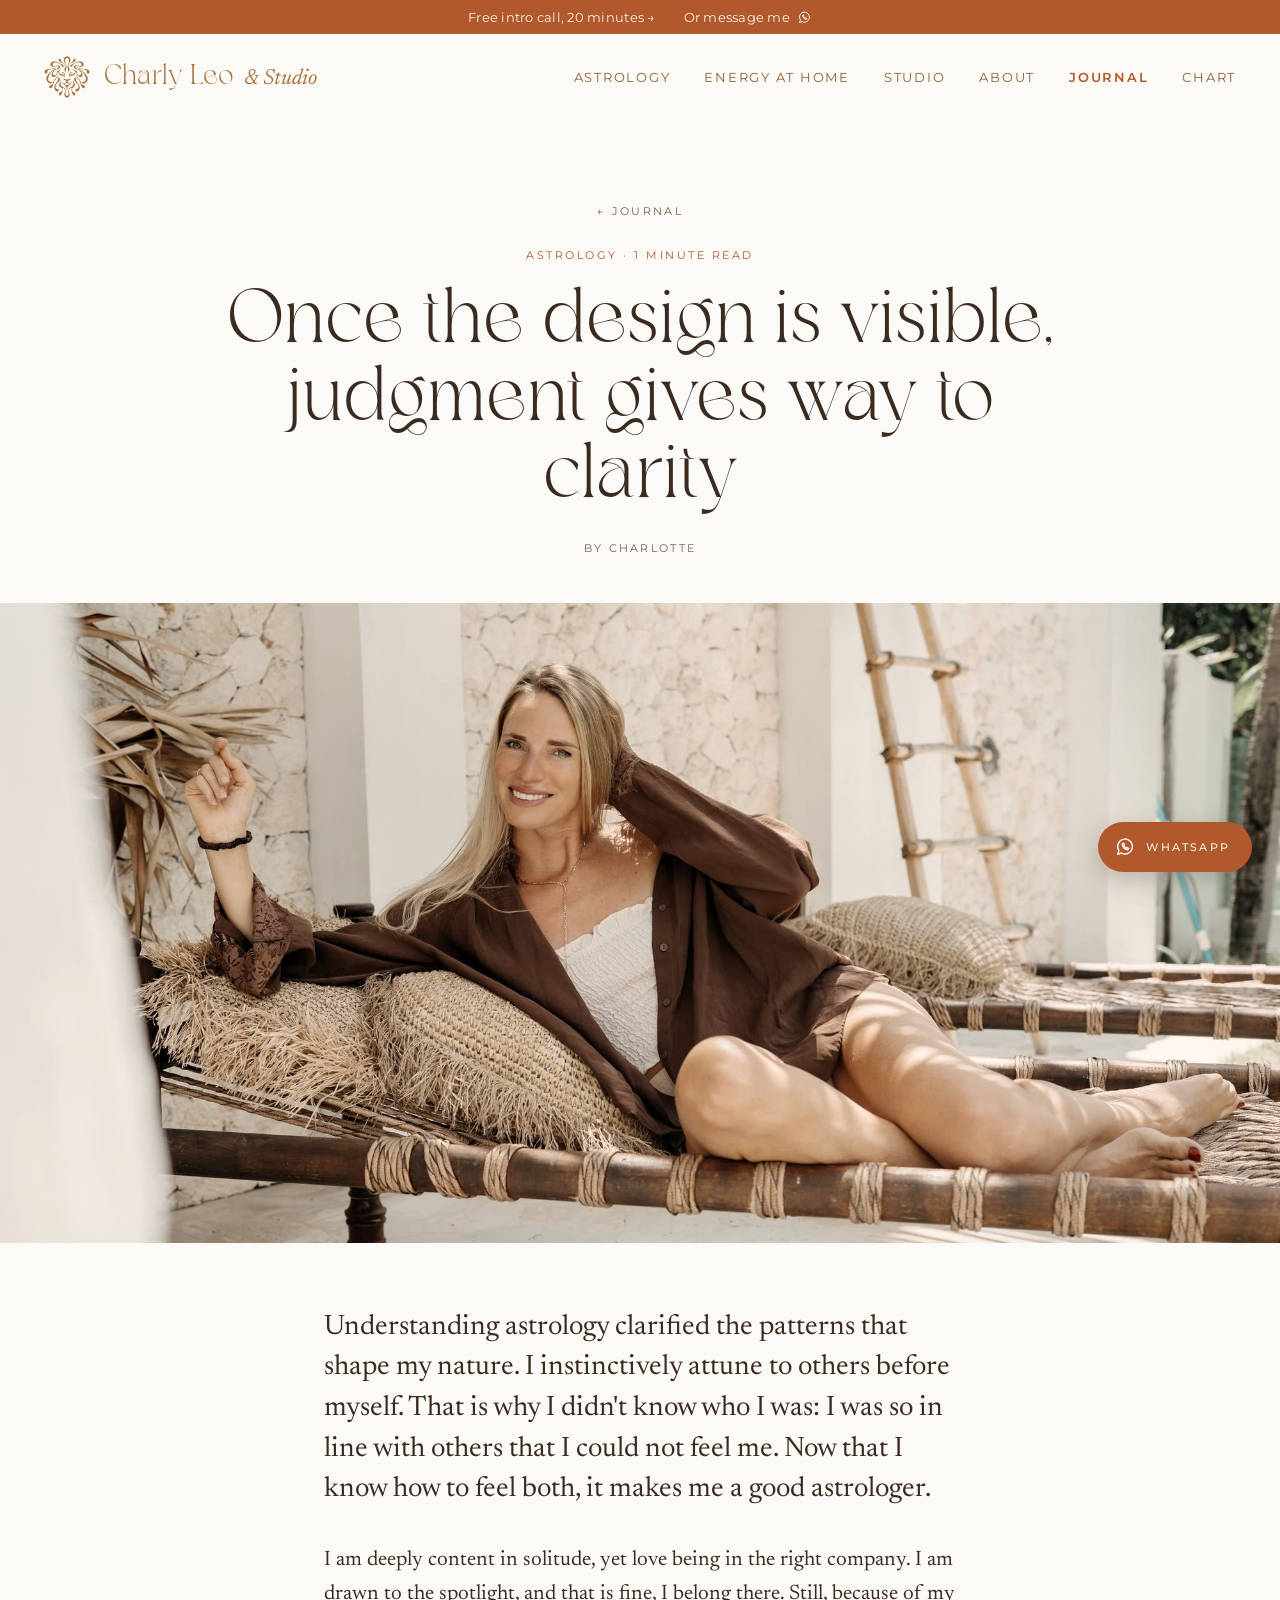
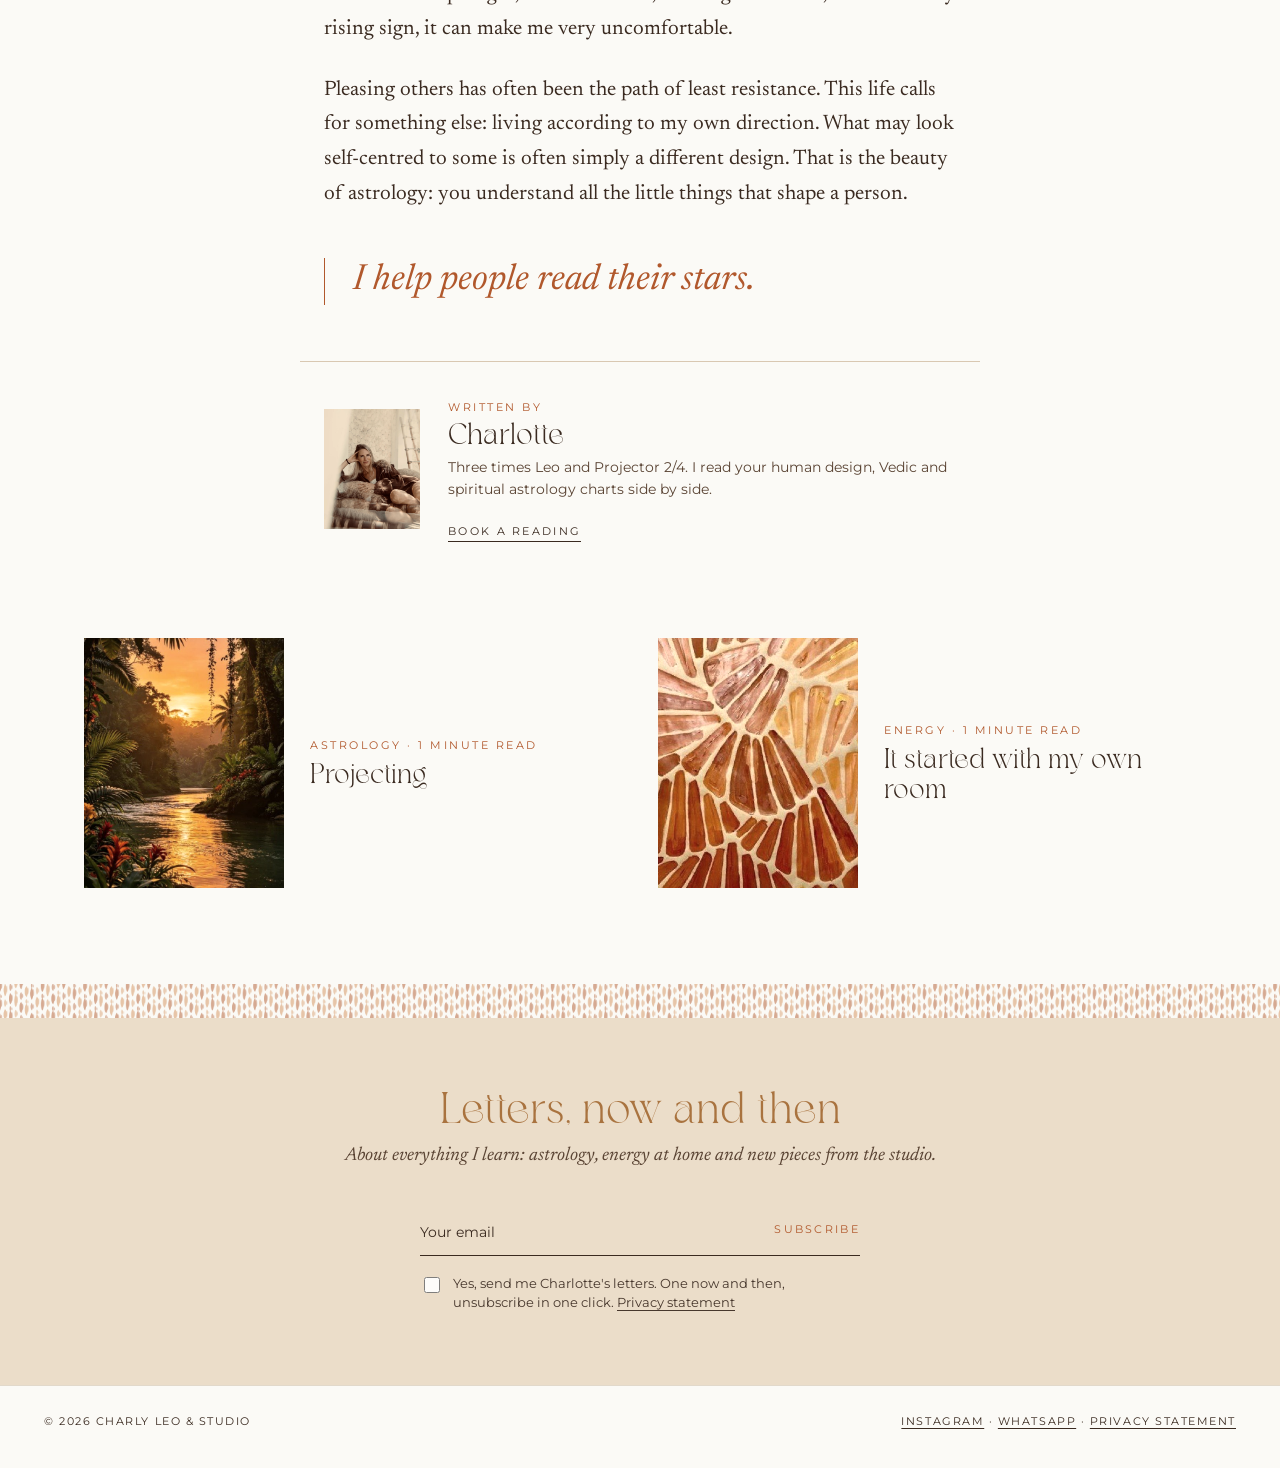
<file: journal/once-the-design-is-visible.html>
<!doctype html>
<html lang="en">
<head>
<meta charset="utf-8">
<meta name="viewport" content="width=device-width, initial-scale=1">
<title>Once the design is visible · Journal · Charly Leo &amp; Studio</title>
<meta name="description" content="Understanding astrology clarified the patterns that shape my nature. I instinctively attune to others before myself. That is why I didn&#x27;t know who I...">
<!-- Test version: keeps search engines away while placeholders are still on the site. Remove this line at launch. -->
<meta name="robots" content="noindex">
<link rel="icon" type="image/png" href="../assets/img/favicon.png">
<link rel="apple-touch-icon" href="../assets/img/favicon.png">
<link rel="stylesheet" href="https://fonts.googleapis.com/css2?family=Newsreader:ital,opsz,wght@0,6..72,300..500;1,6..72,300..500&amp;family=Montserrat:wght@300;400;500&amp;display=swap">
<link rel="stylesheet" href="../assets/css/site.css">
</head>
<body>
<div class="e c">
<div class="bar"><a href="https://wa.me/?text=Hi%20Charlotte%2C%20I%27d%20love%20to%20book%20the%20free%20introduction%20call.">Free intro call, 20 minutes →</a><a class="bc-wa" href="https://wa.me/">Or message me <svg viewBox="0 0 24 24" width="22" height="22" fill="none" stroke="currentColor" stroke-width="1.6" stroke-linecap="round" stroke-linejoin="round" aria-hidden="true"><path d="M20 11.6a8 8 0 0 1-11.8 7L4 20l1.4-4.1A8 8 0 1 1 20 11.6z"></path><path d="M9 8.6c0 3.4 2.6 6.2 6 6.4l1-1.6-2-1-1 .8c-1-.5-1.9-1.4-2.4-2.4l.8-1-1-2-1.4.8"></path></svg></a></div>
<header class="nav7"><a class="logo" href="../index.html"><img src="../assets/img/logo-lion.png" alt=""><span class="ag">Charly Leo <small>&amp; Studio</small></span></a><input type="checkbox" id="mnav-Journal" class="mnav-t"><label for="mnav-Journal" class="mnav-b"><span class="o">Menu</span><span class="x">Close ×</span> <i></i></label><nav class="links" aria-label="Main"><a href="../astrology.html">Astrology</a><a href="../energy-at-home.html">Energy at Home</a><a href="../studio.html">Studio</a><a href="../about.html">About</a><a href="../journal.html" class="on">Journal</a><a href="../chart.html">Chart</a></nav></header>
<section class="w phead"><a class="back" href="../journal.html">← Journal</a><br><span class="lab">Astrology · 1 minute read</span><h1 class="ag">Once the design is visible, judgment gives way to clarity</h1><p class="by">By Charlotte</p></section>
<section class="pimg"><img loading="lazy" decoding="async" src="../assets/img/charlotte-daybed.jpg" alt="" style="object-position:40% 40%"></section>
<section class="prose">
<p class="lede">Understanding astrology clarified the patterns that shape my nature. I instinctively attune to others before myself. That is why I didn't know who I was: I was so in line with others that I could not feel me. Now that I know how to feel both, it makes me a good astrologer.</p>
<p>I am deeply content in solitude, yet love being in the right company. I am drawn to the spotlight, and that is fine, I belong there. Still, because of my rising sign, it can make me very uncomfortable.</p>
<p>Pleasing others has often been the path of least resistance. This life calls for something else: living according to my own direction. What may look self-centred to some is often simply a different design. That is the beauty of astrology: you understand all the little things that shape a person.</p>
<blockquote>I help people read their stars.</blockquote>
</section>
<section class="author"><div class="ph"><img loading="lazy" decoding="async" src="../assets/img/charlotte-author.jpg" alt="Charlotte"></div><div><span class="lab" style="color:#B1582C">Written by</span><h3 class="ag">Charlotte</h3><p>Three times Leo and Projector 2/4. I read your human design, Vedic and spiritual astrology charts side by side.</p><a class="lk" href="https://wa.me/?text=Hi%20Charlotte%2C%20I%27d%20love%20to%20know%20more%20about%20the%20astrology%20readings.">Book a reading</a></div></section>
<section class="w"><div class="pnext"><a href="../journal/projecting.html"><div class="ph"><img loading="lazy" decoding="async" src="../assets/img/projecting-river.jpg" alt="" style="object-position:50% 50%"></div><div><span class="lab" style="color:#B1582C">Astrology · 1 minute read</span><h3 class="ag">Projecting</h3></div></a><a href="../journal/it-started-with-my-own-room.html"><div class="ph"><img loading="lazy" decoding="async" src="../assets/img/card-terracotta-pattern.jpg" alt="" style="object-position:50% 50%"></div><div><span class="lab" style="color:#B1582C">Energy · 1 minute read</span><h3 class="ag">It started with my own room</h3></div></a></div></section>
<div class="rib8 stripe" aria-hidden="true"></div><section class="let sand"><h2 class="ag">Letters, now and then</h2><p class="sub">About everything I learn: astrology, energy at home and new pieces from the studio.</p><div class="fld"><span>Your email</span><b>Subscribe</b></div><label class="consent"><input type="checkbox"><span>Yes, send me Charlotte's letters. One now and then, unsubscribe in one click. <a href="#">Privacy statement</a></span></label></section>
<footer><span>© 2026 Charly Leo &amp; Studio</span><span class="fl"><a href="#">Instagram</a> · <a href="https://wa.me/">WhatsApp</a> · <a href="#">Privacy statement</a></span></footer>
<a class="wa" href="https://wa.me/" aria-label="Message Charlotte on WhatsApp"><svg viewBox="0 0 24 24" width="22" height="22" fill="none" stroke="currentColor" stroke-width="1.6" stroke-linecap="round" stroke-linejoin="round" aria-hidden="true"><path d="M20 11.6a8 8 0 0 1-11.8 7L4 20l1.4-4.1A8 8 0 1 1 20 11.6z"></path><path d="M9 8.6c0 3.4 2.6 6.2 6 6.4l1-1.6-2-1-1 .8c-1-.5-1.9-1.4-2.4-2.4l.8-1-1-2-1.4.8"></path></svg><b>WhatsApp</b></a>
</div>
<script src="../assets/js/site.js"></script>
</body>
</html>
</file>
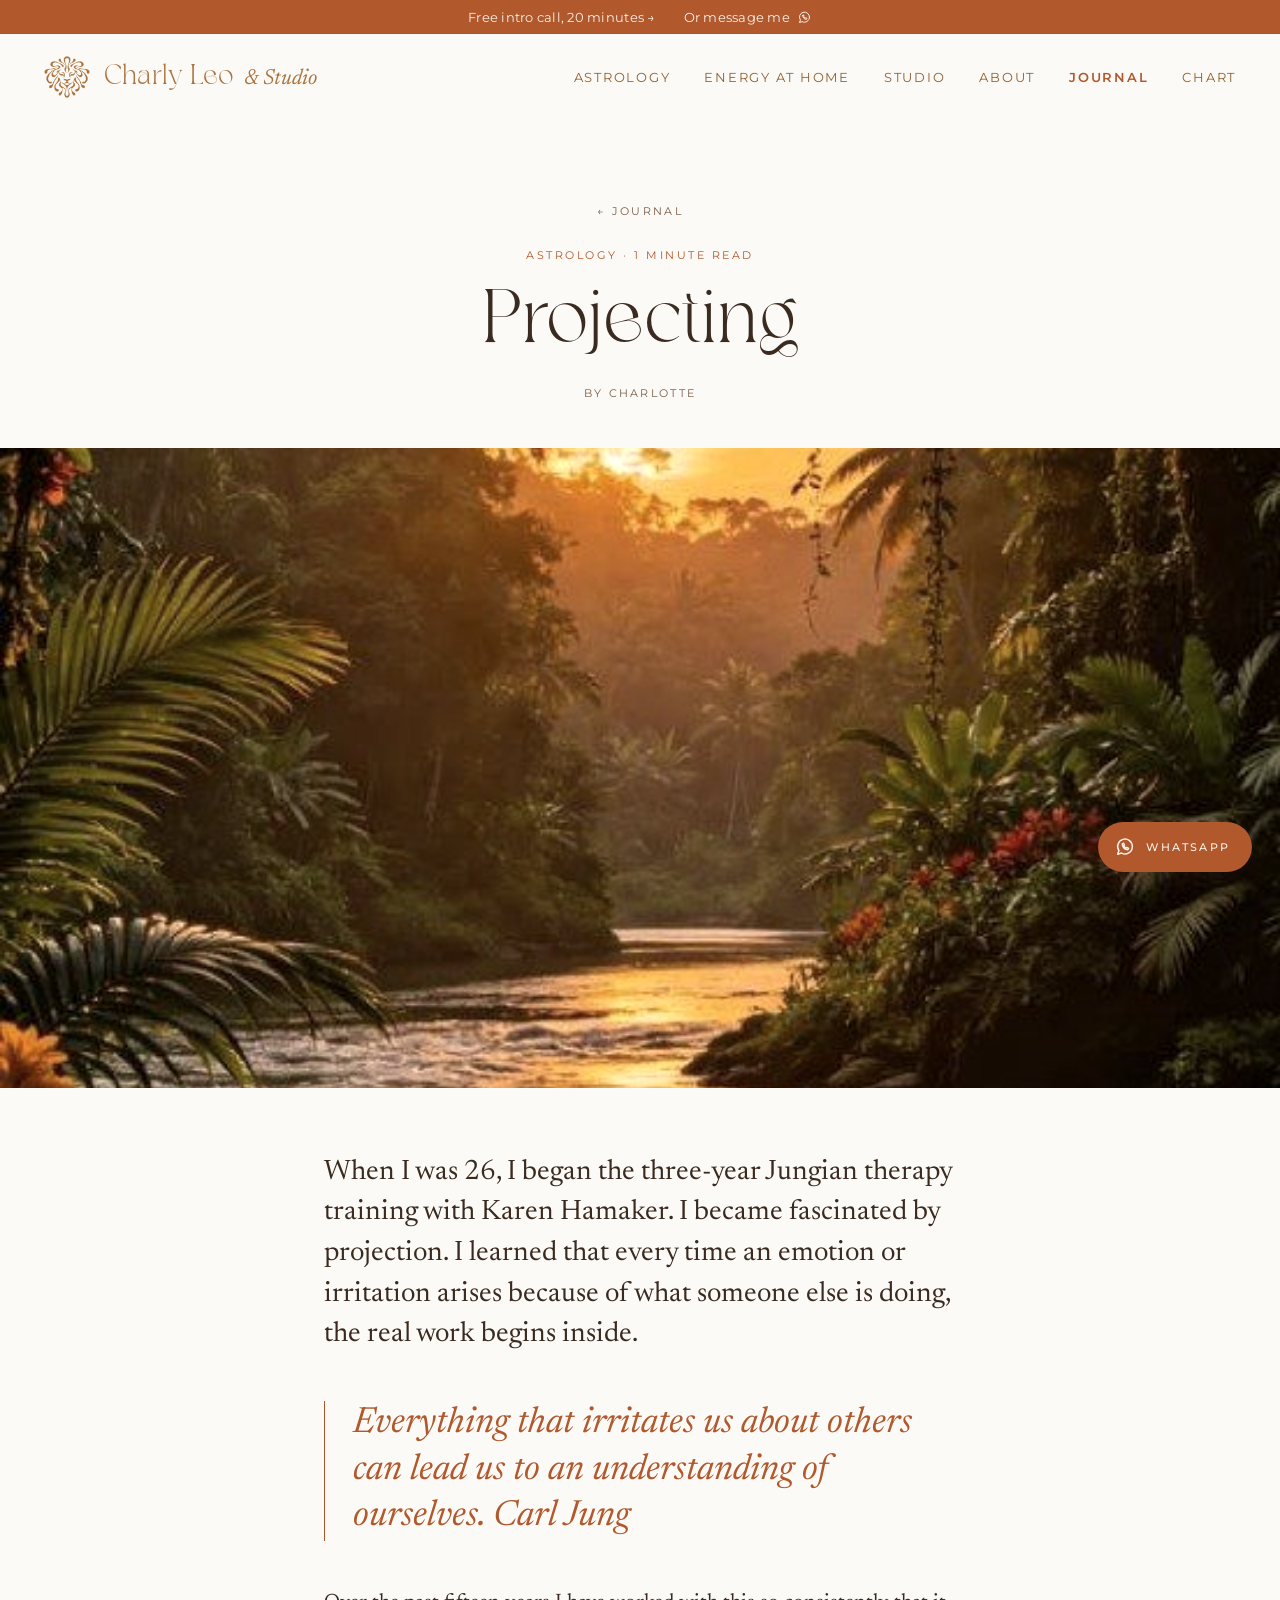
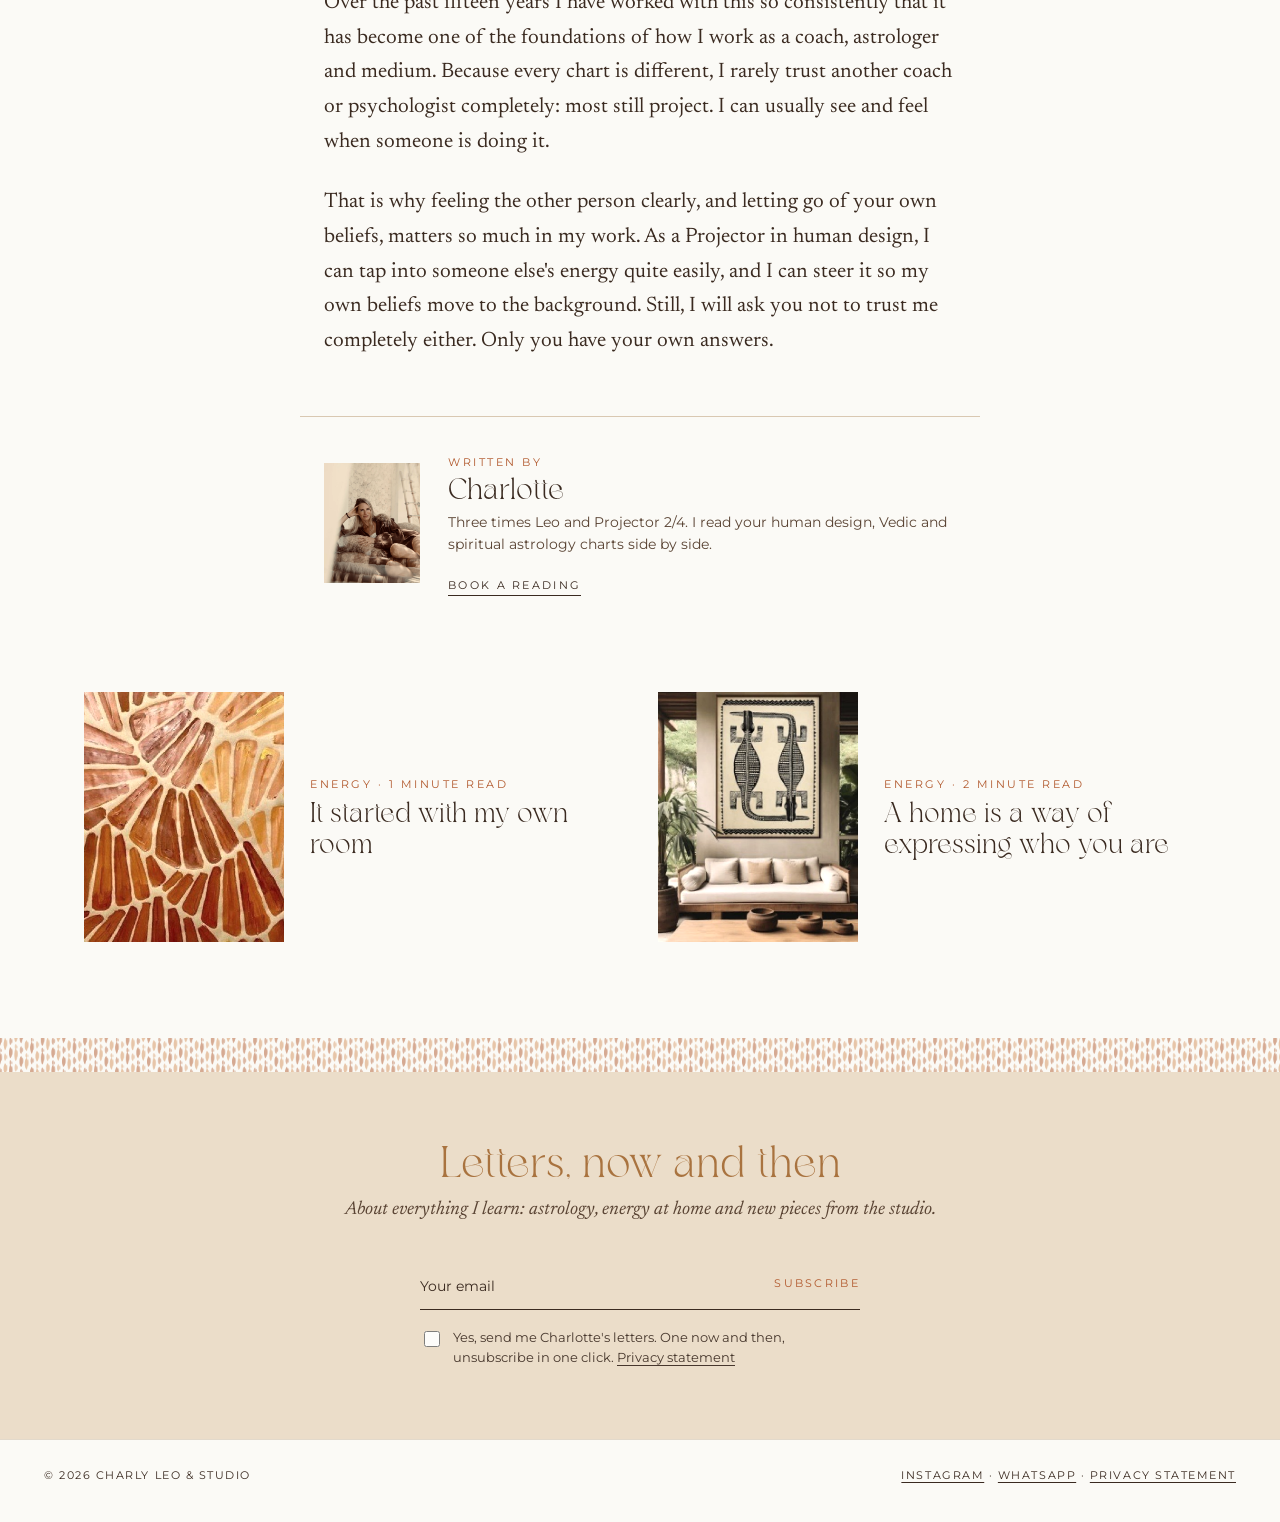
<file: journal/projecting.html>
<!doctype html>
<html lang="en">
<head>
<meta charset="utf-8">
<meta name="viewport" content="width=device-width, initial-scale=1">
<title>Projecting · Journal · Charly Leo &amp; Studio</title>
<meta name="description" content="When I was 26, I began the three-year Jungian therapy training with Karen Hamaker. I became fascinated by projection. I learned that every time an...">
<!-- Test version: keeps search engines away while placeholders are still on the site. Remove this line at launch. -->
<meta name="robots" content="noindex">
<link rel="icon" type="image/png" href="../assets/img/favicon.png">
<link rel="apple-touch-icon" href="../assets/img/favicon.png">
<link rel="stylesheet" href="https://fonts.googleapis.com/css2?family=Newsreader:ital,opsz,wght@0,6..72,300..500;1,6..72,300..500&amp;family=Montserrat:wght@300;400;500&amp;display=swap">
<link rel="stylesheet" href="../assets/css/site.css">
</head>
<body>
<div class="e c">
<div class="bar"><a href="https://wa.me/?text=Hi%20Charlotte%2C%20I%27d%20love%20to%20book%20the%20free%20introduction%20call.">Free intro call, 20 minutes →</a><a class="bc-wa" href="https://wa.me/">Or message me <svg viewBox="0 0 24 24" width="22" height="22" fill="none" stroke="currentColor" stroke-width="1.6" stroke-linecap="round" stroke-linejoin="round" aria-hidden="true"><path d="M20 11.6a8 8 0 0 1-11.8 7L4 20l1.4-4.1A8 8 0 1 1 20 11.6z"></path><path d="M9 8.6c0 3.4 2.6 6.2 6 6.4l1-1.6-2-1-1 .8c-1-.5-1.9-1.4-2.4-2.4l.8-1-1-2-1.4.8"></path></svg></a></div>
<header class="nav7"><a class="logo" href="../index.html"><img src="../assets/img/logo-lion.png" alt=""><span class="ag">Charly Leo <small>&amp; Studio</small></span></a><input type="checkbox" id="mnav-Journal" class="mnav-t"><label for="mnav-Journal" class="mnav-b"><span class="o">Menu</span><span class="x">Close ×</span> <i></i></label><nav class="links" aria-label="Main"><a href="../astrology.html">Astrology</a><a href="../energy-at-home.html">Energy at Home</a><a href="../studio.html">Studio</a><a href="../about.html">About</a><a href="../journal.html" class="on">Journal</a><a href="../chart.html">Chart</a></nav></header>
<section class="w phead"><a class="back" href="../journal.html">← Journal</a><br><span class="lab">Astrology · 1 minute read</span><h1 class="ag">Projecting</h1><p class="by">By Charlotte</p></section>
<section class="pimg"><img loading="lazy" decoding="async" src="../assets/img/projecting-river.jpg" alt="" style="object-position:50% 50%"></section>
<section class="prose">
<p class="lede">When I was 26, I began the three-year Jungian therapy training with Karen Hamaker. I became fascinated by projection. I learned that every time an emotion or irritation arises because of what someone else is doing, the real work begins inside.</p>
<blockquote>Everything that irritates us about others can lead us to an understanding of ourselves. Carl Jung</blockquote>
<p>Over the past fifteen years I have worked with this so consistently that it has become one of the foundations of how I work as a coach, astrologer and medium. Because every chart is different, I rarely trust another coach or psychologist completely: most still project. I can usually see and feel when someone is doing it.</p>
<p>That is why feeling the other person clearly, and letting go of your own beliefs, matters so much in my work. As a Projector in human design, I can tap into someone else's energy quite easily, and I can steer it so my own beliefs move to the background. Still, I will ask you not to trust me completely either. Only you have your own answers.</p>
</section>
<section class="author"><div class="ph"><img loading="lazy" decoding="async" src="../assets/img/charlotte-author.jpg" alt="Charlotte"></div><div><span class="lab" style="color:#B1582C">Written by</span><h3 class="ag">Charlotte</h3><p>Three times Leo and Projector 2/4. I read your human design, Vedic and spiritual astrology charts side by side.</p><a class="lk" href="https://wa.me/?text=Hi%20Charlotte%2C%20I%27d%20love%20to%20know%20more%20about%20the%20astrology%20readings.">Book a reading</a></div></section>
<section class="w"><div class="pnext"><a href="../journal/it-started-with-my-own-room.html"><div class="ph"><img loading="lazy" decoding="async" src="../assets/img/card-terracotta-pattern.jpg" alt="" style="object-position:50% 50%"></div><div><span class="lab" style="color:#B1582C">Energy · 1 minute read</span><h3 class="ag">It started with my own room</h3></div></a><a href="../journal/a-home-is-a-way-of-expressing-who-you-are.html"><div class="ph"><img loading="lazy" decoding="async" src="../assets/img/card-sofa-wall-art.jpg" alt="" style="object-position:50% 50%"></div><div><span class="lab" style="color:#B1582C">Energy · 2 minute read</span><h3 class="ag">A home is a way of expressing who you are</h3></div></a></div></section>
<div class="rib8 stripe" aria-hidden="true"></div><section class="let sand"><h2 class="ag">Letters, now and then</h2><p class="sub">About everything I learn: astrology, energy at home and new pieces from the studio.</p><div class="fld"><span>Your email</span><b>Subscribe</b></div><label class="consent"><input type="checkbox"><span>Yes, send me Charlotte's letters. One now and then, unsubscribe in one click. <a href="#">Privacy statement</a></span></label></section>
<footer><span>© 2026 Charly Leo &amp; Studio</span><span class="fl"><a href="#">Instagram</a> · <a href="https://wa.me/">WhatsApp</a> · <a href="#">Privacy statement</a></span></footer>
<a class="wa" href="https://wa.me/" aria-label="Message Charlotte on WhatsApp"><svg viewBox="0 0 24 24" width="22" height="22" fill="none" stroke="currentColor" stroke-width="1.6" stroke-linecap="round" stroke-linejoin="round" aria-hidden="true"><path d="M20 11.6a8 8 0 0 1-11.8 7L4 20l1.4-4.1A8 8 0 1 1 20 11.6z"></path><path d="M9 8.6c0 3.4 2.6 6.2 6 6.4l1-1.6-2-1-1 .8c-1-.5-1.9-1.4-2.4-2.4l.8-1-1-2-1.4.8"></path></svg><b>WhatsApp</b></a>
</div>
<script src="../assets/js/site.js"></script>
</body>
</html>
</file>
<file: assets/css/site.css>
/* Charly Leo & Studio · site styles, exported from the Mockup 8 canvas (2 Nov 2026) */

@font-face{font-family:'Agare';src:url(../fonts/agare.otf) format('opentype');font-weight:400;font-style:normal;font-display:swap}
body{margin:0}
.e *{box-sizing:border-box}
.e{-webkit-font-smoothing:antialiased;font-family:"Montserrat","Helvetica Neue",Arial,sans-serif;font-weight:400}
.e h1,.e h2,.e h3,.e p,.e figure,.e blockquote{margin:0}
.e img,.e video{display:block;width:100%;height:100%;object-fit:cover}
.e img{filter:sepia(.14) saturate(.88) contrast(1.03) brightness(1.02)}
.e a{color:inherit;text-decoration:none}
.e .ag{font-family:'Agare',"Newsreader",serif;font-weight:400}
.e .nr{font-family:"Newsreader",Georgia,serif}
.e .it{font-family:"Newsreader",Georgia,serif;font-style:italic}
.e .vm{display:none}
.e video.kv{object-position:50% 12%}
@media(max-width:760px){.e .vd{display:none}.e .vm{display:block}}

.c{background:#F7F1E8;color:#3A2A20}
.c .w{max-width:1200px;margin:0 auto;padding:0 44px}
.c .lab{font-size:10.5px;letter-spacing:.24em;text-transform:uppercase}
.c .hero{position:relative;height:860px;overflow:hidden;color:#fff}
.c .hero::after{content:"";position:absolute;inset:0;background:linear-gradient(180deg,rgba(40,24,14,.28),rgba(40,24,14,0) 30%,rgba(40,24,14,0) 60%,rgba(40,24,14,.3))}
.c header{position:absolute;left:0;right:0;top:0;z-index:2;display:grid;grid-template-columns:1fr auto 1fr;align-items:center;padding:26px 44px}
.c header nav{display:flex;gap:30px;font-size:10.5px;letter-spacing:.24em;text-transform:uppercase}
.c header nav.r{justify-content:flex-end}
.c .tc{position:absolute;inset:0;z-index:2;display:flex;flex-direction:column;align-items:center;justify-content:center;text-align:center}
.c .tc .seal{width:168px;height:auto;filter:brightness(0) invert(1) drop-shadow(0 2px 18px rgba(30,18,10,.3));margin-bottom:40px}
.c .tc h1{text-shadow:0 2px 30px rgba(30,18,10,.35)}
.c .tc h1{font-size:84px;line-height:.92;letter-spacing:-.01em}
.c .tc .amp{display:block;font-size:32px;margin-top:18px}
.c .field{background:#B1582C;color:#F7F1E8;text-align:center;padding:150px 24px}
.c .field h2{font-size:80px;line-height:1;letter-spacing:-.01em}
.c .field p{font-size:28px;line-height:1.35;max-width:22em;margin:30px auto 0}
.c .tri{display:grid;grid-template-columns:repeat(3,minmax(0,1fr));gap:36px;padding:150px 0 150px;align-items:start}
.c .tri a{display:block}
.c .tri a:nth-child(odd){margin-top:120px}
.c .tri .top{display:flex;align-items:baseline;justify-content:space-between;border-top:1px solid #3A2A20;padding-top:12px;margin-bottom:22px}
.c .tri .no{font-size:46px;line-height:1;color:#B1582C}
.c .tri .top .lab{font-size:10px;color:#7A5E48}
.c .tri .ph{aspect-ratio:4/5;overflow:hidden}
.c .tri h3{font-size:32px;margin-top:22px}
.c .tri p{font-size:13.5px;margin-top:6px;color:#7A5E48}
.c .tri .lk{display:inline-block;margin-top:14px;font-size:10.5px;letter-spacing:.22em;text-transform:uppercase;border-bottom:1px solid #3A2A20;padding-bottom:3px}
.c .split{display:grid;grid-template-columns:1fr 1fr;min-height:720px}
.c .split .ph{overflow:hidden}
.c .split .tx{background:#E8D9C4;display:flex;flex-direction:column;justify-content:center;padding:0 80px}
.c .split h2{font-size:64px;line-height:1;margin:18px 0 22px}
.c .split p{font-size:24px;line-height:1.4;max-width:16em}
.c .split a{margin-top:34px;align-self:flex-start;font-size:10.5px;letter-spacing:.22em;text-transform:uppercase;border-bottom:1px solid #3A2A20;padding-bottom:3px}
.c .band{position:relative;height:680px;overflow:hidden}
.c .band img{object-position:50% 30%}
.c .band::after{content:"";position:absolute;inset:0;background:linear-gradient(0deg,rgba(40,24,14,.5),rgba(40,24,14,0) 45%)}
.c .band blockquote{z-index:2}
.c .band blockquote{position:absolute;inset:auto 0 70px;text-align:center;color:#fff;font-size:46px;text-shadow:0 2px 24px rgba(0,0,0,.25)}
.c .band .lab{display:block;margin-top:14px;font-family:"Montserrat",sans-serif;font-style:normal;font-size:10.5px}
.c .me{text-align:center;padding:40px 24px 150px}
.c .me h2{font-size:58px}
.c .me p{font-size:24px;line-height:1.45;max-width:20em;margin:20px auto 0}
.c .me a{display:inline-block;margin-top:30px;font-size:10.5px;letter-spacing:.22em;text-transform:uppercase;border-bottom:1px solid #3A2A20;padding-bottom:3px}
.c .let{background:#B1582C;color:#F7F1E8;padding:110px 24px;text-align:center}
.c .let h2{font-size:44px}
.c .let .fld{max-width:440px;margin:44px auto 0;display:flex;justify-content:space-between;border-bottom:1px solid #F7F1E8;padding:14px 0;font-size:14px}
.c .let .fld b{font-weight:400;font-size:10.5px;letter-spacing:.22em;text-transform:uppercase}
.c footer{background:#E8D9C4;display:flex;justify-content:space-between;padding:28px 44px 40px;font-size:11px;letter-spacing:.14em;text-transform:uppercase}
.c header .mn{display:none}
@media(max-width:760px){
.c .w{padding:0 20px}
.c .hero{height:680px}
.c header{grid-template-columns:auto 1fr auto;padding:20px}.c header nav a{display:none}.c header .mn{display:inline}.c header nav.l{order:0}
.c .tc .seal{width:112px;margin-bottom:28px}.c .tc h1{font-size:48px}.c .tc .amp{font-size:22px}
.c .field{padding:90px 22px}.c .field h2{font-size:46px}.c .field p{font-size:22px}
.c .tri{grid-template-columns:1fr;gap:64px;padding:90px 0}.c .tri a:nth-child(odd){margin-top:0}
.c .split{grid-template-columns:1fr;min-height:0}.c .split .ph{aspect-ratio:4/5}.c .split .tx{padding:64px 22px}.c .split h2{font-size:44px}.c .split p{font-size:21px}
.c .band{height:520px}.c .band blockquote{font-size:30px;padding:0 22px}
.c .me{padding:20px 22px 90px}.c .me h2{font-size:42px}.c .me p{font-size:20px}
.c .let{padding:80px 22px}.c .let h2{font-size:34px}
.c footer{flex-direction:column;gap:8px;padding:24px 20px 40px}
}

.c .wa{position:fixed;right:28px;bottom:28px;z-index:60;display:flex;align-items:center;gap:10px;background:#B1582C;color:#F7F1E8;border-radius:999px;padding:14px 22px 14px 16px;font-size:11px;letter-spacing:.2em;text-transform:uppercase;box-shadow:0 8px 24px rgba(58,42,32,.25)}
.c .wa b{font-weight:500}
.c header nav a.on{border-bottom:1px solid currentColor;padding-bottom:3px}
.c header .seal-s img{width:42px;height:auto;display:block;filter:brightness(0) invert(1)}
.c .hero.in{height:640px}
.c .hero .bg{position:absolute;inset:0;width:100%;height:100%;object-fit:cover}
.c .hero.in .tc h1{font-size:92px;line-height:.95}
.c .hero.in .tc .lab{display:block;margin-bottom:22px;font-size:12px;font-weight:500;letter-spacing:.3em;text-shadow:0 1px 14px rgba(30,18,10,.55)}
/* 28 Oct: readable banners, a warm veil behind the words and a calmer photo */
.c .hero.in .bg{z-index:0;filter:sepia(.12) saturate(.88) brightness(.82) contrast(1.02)}
.c .hero.in.deep .bg{filter:sepia(.18) saturate(.8) brightness(.72) contrast(1.04)}
.c .hero.in::before{content:"";position:absolute;inset:0;z-index:1;background:radial-gradient(ellipse 48% 42% at 50% 52%,rgba(40,22,12,.5),rgba(40,22,12,.18) 60%,rgba(40,22,12,0) 85%)}
.c .hero.in::after{z-index:1}
.c .hero.in .tc h1{text-shadow:0 2px 34px rgba(30,18,10,.45)}
.c .hero.in .tc p{font-family:"Newsreader",Georgia,serif;font-style:italic;font-size:24px;margin-top:22px;text-shadow:0 2px 20px rgba(30,18,10,.35)}
.c .field.sm{padding:110px 24px}
.c .field.sm p{font-size:40px;max-width:20em;margin:0 auto}
.c .lk{display:inline-block;margin-top:24px;font-size:10.5px;letter-spacing:.22em;text-transform:uppercase;border-bottom:1px solid #3A2A20;padding-bottom:3px}
.c .btn{display:inline-flex;align-items:center;gap:10px;margin-top:30px;background:#B1582C;color:#F7F1E8;padding:16px 30px;font-size:10.5px;letter-spacing:.24em;text-transform:uppercase}
.c .btn svg{width:18px;height:18px}
.c .teas{display:grid;grid-template-columns:7fr 5fr;gap:90px;align-items:center;padding:140px 0 0}
.c .teas.rev{grid-template-columns:5fr 7fr}
.c .teas.rev .ph{order:2}
.c .teas .ph{aspect-ratio:4/5;overflow:hidden}
.c .teas .ph.wide{aspect-ratio:5/4}
.c .teas h2{font-size:56px;line-height:1.02;margin:16px 0 22px}
.c .teas p{font-family:"Newsreader",Georgia,serif;font-size:24px;line-height:1.45;max-width:18em}
.c .teas .lab{color:#B1582C}
.c .teas p.sm{font-size:20px;line-height:1.55;max-width:22em}
.c .q{text-align:center;padding:150px 24px 0}
.c .q blockquote{font-size:42px;line-height:1.3;max-width:19em;margin:0 auto}
.c .q span.lab{display:block;margin-top:22px;color:#7A5E48}
.c .sec{padding-top:150px;padding-bottom:0}
.c .sec>.hd{text-align:center;margin-bottom:56px}
.c .sec>.hd h2{font-size:56px;margin-top:14px}
.c .sec>.hd p{font-family:"Newsreader",Georgia,serif;font-size:22px;line-height:1.45;max-width:24em;margin:18px auto 0;color:#5A4434}
.c .sec>.hd .lab{color:#B1582C}
.c .steps3{display:grid;grid-template-columns:repeat(3,minmax(0,1fr));gap:36px;text-align:center}
.c .steps3 b{display:block;font-family:'Agare',serif;font-weight:400;font-size:56px;color:#B1582C;line-height:1}
.c .steps3 p{font-size:15px;line-height:1.6;margin-top:14px;max-width:16em;margin-left:auto;margin-right:auto}
.c .rd{max-width:820px;margin:0 auto}
.c .rd .r{display:grid;grid-template-columns:minmax(0,1fr) auto;gap:30px;align-items:baseline;border-top:1px solid #D9C8B2;padding:22px 0}
.c .rd .r:last-child{border-bottom:1px solid #D9C8B2}
.c .rd .r h3{font-size:30px}
.c .rd .r p{font-size:14px;color:#7A5E48;margin-top:6px}
.c .rd .r .m{font-size:10.5px;letter-spacing:.22em;text-transform:uppercase;color:#7A5E48;white-space:nowrap}
.c .rd .r.free{background:#EFE3D2;padding:22px 24px;border:0;margin-top:18px}
.c .rd .r.free .m{color:#B1582C}
.c .cta{text-align:center;margin-top:34px}
.c .cta p{font-family:"Newsreader",Georgia,serif;font-style:italic;font-size:19px;color:#5A4434}
.c .chart{display:grid;grid-template-columns:120px minmax(0,1fr) auto;gap:48px;align-items:center;border-top:1px solid #3A2A20;border-bottom:1px solid #3A2A20;padding:44px 8px}
.c .chart svg{width:120px;height:120px;color:#B1582C;display:block}
.c .chart .tx{display:flex;flex-direction:column;gap:8px}
.c .chart .lab{color:#B1582C}
.c .chart .h{font-size:46px;line-height:1}
.c .chart .nr{font-size:19px;color:#7A5E48}
.c .chart .go{font-size:10.5px;letter-spacing:.22em;text-transform:uppercase;border-bottom:1px solid #3A2A20;padding-bottom:3px;white-space:nowrap}
.c .chartwrap{padding:130px 0}
.c .cons{display:grid;grid-template-columns:5fr 6fr;gap:90px;align-items:center}
.c .cons .ph{aspect-ratio:4/5;overflow:hidden}
.c .cons ul{list-style:none;padding:0;margin:24px 0 0}
.c .cons li{font-family:"Newsreader",Georgia,serif;font-size:20px;line-height:1.4;padding:12px 0;border-top:1px solid #D9C8B2}
.c .cons li:last-child{border-bottom:1px solid #D9C8B2}
.c .cons h2{font-size:56px;line-height:1.02;margin-top:14px}
.c .cons .pr{margin-top:22px;font-size:13px;letter-spacing:.06em;color:#7A5E48}
.c .gal{display:grid;grid-template-columns:repeat(3,minmax(0,1fr));gap:22px}
.c .gal .ph{aspect-ratio:4/5;overflow:hidden}
.c .gal figcaption{margin-top:10px;font-family:"Newsreader",Georgia,serif;font-style:italic;font-size:15px;color:#7A5E48}
.c .gal figcaption b{font-family:"Montserrat",sans-serif;font-style:normal;font-weight:400;font-size:10.5px;letter-spacing:.22em;color:#B1582C;margin-right:10px}
.c .ph.ph-x{background:repeating-linear-gradient(135deg,#EFE3D2 0 12px,#F7F1E8 12px 24px);display:flex;align-items:center;justify-content:center;font-family:"Courier New",monospace;font-size:12px;color:#7A5E48;text-align:center;padding:16px}
.c .note{font-family:"Courier New",monospace;font-size:12px;color:#7A5E48;text-align:center;margin-top:22px}
.c .chips{display:flex;flex-wrap:wrap;gap:10px;justify-content:center;margin-top:26px}
.c .chips span{border:1px solid #D9C8B2;padding:8px 16px;font-size:10.5px;letter-spacing:.2em;text-transform:uppercase;color:#5A4434}
.c .chips span.on{background:#3A2A20;color:#F7F1E8;border-color:#3A2A20}
.c .study{display:grid;grid-template-columns:1fr 1fr;gap:0 60px;max-width:900px;margin:0 auto}
.c .study p{font-family:"Newsreader",Georgia,serif;font-size:21px;padding:14px 0;border-top:1px solid #D9C8B2}
.c .feature{display:grid;grid-template-columns:7fr 5fr;gap:70px;align-items:center}
.c .feature .ph{aspect-ratio:5/4;overflow:hidden}
.c .feature h2{font-size:56px;line-height:1.02;margin:16px 0 18px}
.c .feature p{font-family:"Newsreader",Georgia,serif;font-size:22px;line-height:1.45}
.c .feature .lab,.c .pcard .lab{color:#B1582C}
.c .pgrid{display:grid;grid-template-columns:repeat(3,minmax(0,1fr));gap:56px 36px;margin-top:110px}
.c .pcard .ph{aspect-ratio:4/5;overflow:hidden;margin-bottom:20px}
.c .pcard h3{font-size:30px;line-height:1.08;margin:10px 0 10px}
.c .pcard p{font-family:"Newsreader",Georgia,serif;font-size:17px;line-height:1.5;color:#5A4434}
.c .pcard .lk{margin-top:16px}
.c .tool{display:grid;grid-template-columns:5fr 6fr;gap:80px;align-items:start}
.c .tool h2{font-size:56px;line-height:1.02;margin-top:14px}
.c .tool p.nr{font-size:22px;line-height:1.45;margin-top:20px;max-width:18em}
.c .tool .frm{background:#FFFDF8;border:1px solid #D9C8B2;padding:40px}
.c .tool .fld2{border-bottom:1px solid #3A2A20;padding:16px 0 10px;margin-bottom:22px;font-size:14px;color:#7A5E48;display:flex;justify-content:space-between}
.c .tool .fld2 span:first-child{font-size:10.5px;letter-spacing:.22em;text-transform:uppercase;color:#3A2A20}
.c .three{display:grid;grid-template-columns:repeat(3,minmax(0,1fr));gap:22px;margin-top:10px}
.c .three div{background:#EFE3D2;padding:36px 28px;text-align:center}
.c .three h3{font-size:30px}
/* blog post */
.c .phead{padding:110px 0 70px;text-align:center}
.c .phead .lab{color:#B1582C}
.c .phead h1{font-size:76px;line-height:1.02;max-width:12em;margin:20px auto 0}
.c .phead .by{margin-top:26px;font-size:10.5px;letter-spacing:.22em;text-transform:uppercase;color:#7A5E48}
.c .pimg{height:640px;overflow:hidden}
.c .prose{max-width:680px;margin:0 auto;padding:110px 24px 0}
.c .prose p{font-family:"Newsreader",Georgia,serif;font-size:21px;line-height:1.65;margin:0 0 26px}
.c .prose p.lede{font-size:28px;line-height:1.45;margin-bottom:34px}
.c .prose blockquote{font-family:"Newsreader",Georgia,serif;font-style:italic;font-size:36px;line-height:1.3;color:#B1582C;margin:46px 0;padding-left:28px;border-left:1px solid #B1582C}
.c .author{max-width:680px;margin:70px auto 0;padding:34px 24px 0;border-top:1px solid #D9C8B2;display:grid;grid-template-columns:96px 1fr;gap:28px;align-items:center}
.c .author .ph{width:96px;height:120px;overflow:hidden}
.c .author h3{font-size:30px;margin:6px 0 6px}
.c .author p{font-size:14px;line-height:1.6;color:#5A4434}
.c .pnext{display:grid;grid-template-columns:1fr 1fr;gap:36px;padding:140px 0 0}
.c .pnext a{display:grid;grid-template-columns:200px 1fr;gap:26px;align-items:center}
.c .pnext .ph{aspect-ratio:4/5;overflow:hidden}
.c .pnext h3{font-size:28px;line-height:1.1;margin-top:8px}
.c .back{display:inline-block;margin-bottom:26px;font-size:10.5px;letter-spacing:.22em;text-transform:uppercase;color:#7A5E48}
.c .let{margin-top:150px}
.c .chartwrap+.let{margin-top:0}
.c header.solid{position:relative;background:#F7F1E8;color:#3A2A20;border-bottom:1px solid #D9C8B2}
.c header.solid .seal-s img{filter:none}
@media(max-width:760px){
.c .wa{padding:16px;right:16px;bottom:16px}.c .wa b{display:none}
.c header .seal-s{display:none}
.c .hero.in{height:560px}.c .hero.in .tc h1{font-size:50px}.c .hero.in .tc p{font-size:19px;padding:0 22px}
.c .field.sm{padding:80px 22px}.c .field.sm p{font-size:27px}
.c .teas,.c .teas.rev{grid-template-columns:1fr;gap:30px;padding-top:90px}.c .teas.rev .ph{order:0}.c .teas h2{font-size:38px}.c .teas p{font-size:20px}
.c .q{padding:90px 22px 0}.c .q blockquote{font-size:28px}
.c .sec{padding-top:90px}.c .sec>.hd h2{font-size:38px}.c .sec>.hd p{font-size:19px}
.c .steps3{grid-template-columns:1fr;gap:34px}
.c .rd .r{grid-template-columns:1fr;gap:6px}.c .rd .r h3{font-size:25px}
.c .chartwrap{padding:90px 0}
.c .chart{grid-template-columns:72px minmax(0,1fr);gap:22px;padding:30px 0}.c .chart svg{width:72px;height:72px}.c .chart .h{font-size:34px}.c .chart .nr{font-size:17px}.c .chart .go{grid-column:1/3}
.c .cons{grid-template-columns:1fr;gap:30px}.c .cons h2{font-size:38px}
.c .gal{grid-template-columns:1fr 1fr;gap:14px}
.c .study{grid-template-columns:1fr}
.c .feature{grid-template-columns:1fr;gap:26px}.c .feature h2{font-size:38px}
.c .pgrid{grid-template-columns:1fr;margin-top:70px}
.c .tool{grid-template-columns:1fr;gap:34px}.c .tool h2{font-size:38px}.c .tool .frm{padding:26px}
.c .three{grid-template-columns:1fr}
.c .phead{padding:70px 0 44px}.c .phead h1{font-size:42px}
.c .pimg{height:420px}
.c .prose{padding-top:60px}.c .prose p{font-size:19px}.c .prose p.lede{font-size:23px}.c .prose blockquote{font-size:27px}
.c .pnext{grid-template-columns:1fr;padding-top:90px}.c .pnext a{grid-template-columns:110px 1fr}
.c .let{margin-top:90px}
}

/* 28 Oct: menu and top bar as in Mockup 7 */
.c .bar{background:#B1582C;color:#F7F1E8;display:flex;justify-content:center;gap:28px;align-items:center;font-size:13px;letter-spacing:.02em;padding:9px 16px}
.c .bar .bc-wa{display:inline-flex;align-items:center;gap:7px}
.c .bar svg{width:15px;height:15px}
.c header.nav7{position:relative;inset:auto;z-index:30;display:flex;justify-content:space-between;align-items:center;gap:24px;padding:22px 44px;background:#F7F1E8;color:#3A2A20;grid-template-columns:none}
.c .nav7 .logo{display:flex;align-items:center;gap:14px}
.c .nav7 .logo img{width:46px;height:auto;display:block;filter:none}
.c .nav7 .logo span{font-size:28px;line-height:1;color:#A9733F;white-space:nowrap}
.c .nav7 .logo small{font-family:"Newsreader",Georgia,serif;font-style:italic;font-size:.78em;margin-left:.12em}
.c header.nav7 nav.links{display:flex;align-items:center;gap:34px;font-size:12.5px;letter-spacing:.14em;text-transform:uppercase}
.c .nav7 .links a{color:#8F6132;white-space:nowrap;padding-block:8px}
.c .nav7 .links a.on{color:#B1582C;font-weight:600;border:0;padding-bottom:8px}
.c .mnav-t{position:absolute;opacity:0;pointer-events:none}
.c .mnav-b{display:none}
@media(max-width:1000px){.c header.nav7 nav.links{gap:20px;font-size:11.5px;letter-spacing:.1em}}
@media(max-width:760px){
.c .bar{display:none}
.c header.nav7{padding:14px 24px}
.c header.nav7:has(+section.hero){position:absolute;left:0;right:0;top:0;background:linear-gradient(180deg,rgba(30,24,16,.42),rgba(30,24,16,0))}
.c header.nav7:has(+section.hero) .logo span,.c header.nav7:has(+section.hero) .mnav-b{color:#fff}
.c header.nav7:has(+section.hero) .logo img{filter:brightness(0) invert(1)}
.c .nav7 .logo img{width:36px}.c .nav7 .logo span{font-size:22px}
.c .mnav-b{display:inline-flex;align-items:center;gap:10px;font-size:11.5px;letter-spacing:.18em;text-transform:uppercase;color:#3A2A20;cursor:pointer;padding:12px 0;position:relative;z-index:85}
.c .mnav-b i{display:block;width:22px;height:9px;border-top:1px solid currentColor;border-bottom:1px solid currentColor}
.c header.nav7 nav.links{display:none}
.c .mnav-t:checked~nav.links{display:flex;position:fixed;inset:0;z-index:80;background:#F7F1E8;flex-direction:column;align-items:flex-start;gap:0;padding:112px 24px 120px;overflow:auto}
.c .nav7 .links a{font-family:'Agare',serif;font-size:38px;letter-spacing:0;text-transform:none;color:#3A2A20;padding:14px 0;width:100%;border-bottom:1px solid #D9C8B2}
.c .nav7 .logo{position:relative;z-index:85}
}

/* 28 Oct: round 5 */
.c .teas p em.hl{font-style:italic;color:#B1582C}
.c .whatido{text-align:center;padding-top:140px}
.c .whatido .lab{color:#B1582C}
.c .whatido p{font-size:34px;line-height:1.3;margin-top:16px}
.c .whatido+.tri{padding-top:80px}
.c .tri p.ds{font-family:"Newsreader",Georgia,serif;font-size:17px;line-height:1.55;color:#3A2A20;margin-top:10px}
.c .chart{background:#EBDDC9;border:0;padding:56px 64px;grid-template-columns:150px minmax(0,1fr) auto;gap:56px}
.c .chart svg{width:150px;height:150px;animation:wheel 120s linear infinite}
@keyframes wheel{to{transform:rotate(360deg)}}
.c .chart .h{font-size:58px}
.c .chart .nr{font-size:21px;color:#5A4434}
.c .chart .go{background:#B1582C;color:#F7F1E8;border:0;padding:17px 30px;letter-spacing:.24em}
@media(max-width:760px){
.c .bar{display:flex;height:38px;padding:0 12px;font-size:12px;gap:14px;white-space:nowrap}
.c header.nav7:has(+section.hero){top:38px}
.c .whatido{padding-top:80px}.c .whatido p{font-size:25px}
.c .whatido+.tri{padding-top:30px}
.c .tri{gap:0;padding:60px 0}
.c .tri a{display:grid;grid-template-columns:116px minmax(0,1fr);column-gap:18px;align-items:start;padding:24px 0;border-bottom:1px solid #D9C8B2;margin-top:0!important}
.c .tri a:last-child{border-bottom:0}
.c .tri .top{grid-column:1/3;margin-bottom:14px}
.c .tri .ph{grid-column:1;grid-row:2/7;aspect-ratio:4/5}
.c .tri a>*:not(.top):not(.ph){grid-column:2}
.c .tri h3{margin-top:0;font-size:26px}
.c .tri .no{font-size:34px}
.c .tri p.ds{font-size:15.5px;margin-top:6px}
.c .tri .lk{margin-top:10px;justify-self:start}
.c .chart{grid-template-columns:72px minmax(0,1fr);padding:32px 24px;gap:20px}
.c .chart svg{width:72px;height:72px}.c .chart .h{font-size:36px}.c .chart .nr{font-size:17px}
.c .chart .go{grid-column:1/3;justify-self:start;padding:15px 24px}
}

/* 28 Oct · round 6 */
.c .bar a{display:inline-flex;align-items:center;gap:8px}
.c .let .consent{display:flex;gap:10px;align-items:flex-start;max-width:440px;margin:18px auto 0;font-size:12.5px;line-height:1.55;text-align:left;opacity:.92}
.c .let .consent input{margin-top:3px;accent-color:#3A2A20;width:16px;height:16px;flex:none}
.c .let .consent a,.c footer a{text-decoration:underline;text-underline-offset:3px}
.c .tc .what1{font-family:'Newsreader',Georgia,serif;font-size:27px;line-height:1.35;color:#fff;margin-top:30px;max-width:24em;text-shadow:0 2px 22px rgba(30,18,10,.55)}
.c .tc .hbtn{margin-top:34px;border:1px solid rgba(255,255,255,.85);color:#fff;padding:15px 30px;font-size:11px;letter-spacing:.26em;text-transform:uppercase;background:rgba(40,24,14,.18);backdrop-filter:blur(2px)}
.c .hero .jump{display:inline-block;margin-top:26px;color:#fff;font-size:11px;letter-spacing:.24em;text-transform:uppercase;border-bottom:1px solid rgba(255,255,255,.8);padding-bottom:4px;text-shadow:0 1px 12px rgba(30,18,10,.5)}
.c .cta.close{margin-top:40px}
.c input.jf{position:absolute;opacity:0;pointer-events:none}
.c .chips label{border:1px solid #D9C8B2;padding:10px 18px;font-size:11px;letter-spacing:.2em;text-transform:uppercase;color:#5A4434;cursor:pointer}
#jf-all:checked~.chips label[for=jf-all],#jf-astro:checked~.chips label[for=jf-astro],#jf-energy:checked~.chips label[for=jf-energy],#jf-about:checked~.chips label[for=jf-about]{background:#3A2A20;color:#F7F1E8;border-color:#3A2A20}
#jf-astro:checked~.feature:not(.cat-astro),#jf-energy:checked~.feature:not(.cat-energy),#jf-about:checked~.feature:not(.cat-about){display:none}
#jf-astro:checked~.pgrid .pcard:not(.cat-astro),#jf-energy:checked~.pgrid .pcard:not(.cat-energy),#jf-about:checked~.pgrid .pcard:not(.cat-about){display:none}
#jf-energy:checked~.pgrid,#jf-about:checked~.pgrid{margin-top:0}
.c .mnav-b .x{display:none}
@media(max-width:760px){
.c .bar{display:none}
.c header.nav7:has(+section.hero){top:0}
.c .nav7 .links a{display:block}
.c .mnav-t:checked~.mnav-b .o,.c .mnav-t:checked~.mnav-b i{display:none}
.c .mnav-t:checked~.mnav-b .x{display:inline}
.c header.nav7:has(.mnav-t:checked){background:none}
.c header.nav7:has(.mnav-t:checked) .logo span,.c header.nav7:has(.mnav-t:checked) .mnav-b{color:#3A2A20!important}
.c header.nav7:has(.mnav-t:checked) .logo img{filter:none!important}
.c footer{padding-bottom:104px}
/* point 9: larger tap areas without changing the look */
.c .lk,.c .back,.c .split a,.c .me a,.c .jump,.c .let .consent a,.c footer a,.c .chart .go{position:relative}
.c .lk::after,.c .back::after,.c .split a::after,.c .me a::after,.c .jump::after,.c .let .consent a::after,.c footer a::after{content:"";position:absolute;left:-10px;right:-10px;top:-14px;bottom:-14px}
.c .chips label{padding:12px 16px}
.c .tc .hbtn{margin-top:26px;padding:15px 26px}
.c .tc .what1{font-size:19px;margin-top:20px;padding:0 22px}.c .tc .what1 br{display:none}
}

/* 28 Oct · Charlotte block with photo */
.c .contrib{display:grid;grid-template-columns:7fr 5fr;gap:80px;align-items:center;max-width:1100px;margin:0 auto;padding:0 0 150px}
.c .contrib .ph{aspect-ratio:4/3;overflow:hidden}
.c .contrib .lab{color:#B1582C}
.c .contrib h2{font-size:58px;line-height:1;margin:14px 0 18px}
.c .contrib p.nr{font-size:24px;line-height:1.45;max-width:16em}
@media(max-width:760px){.c .contrib{grid-template-columns:1fr;gap:28px;padding-bottom:90px}.c .contrib h2{font-size:42px}.c .contrib p.nr{font-size:20px}}
/* 28 Oct · What I do exactly as in Mockup 7 (measured from 7 · Home), now one block with images and links */
.c .what7 .way{display:block;border-top:1px solid #C29467;padding-top:22px}
.c .what7 .trio>.way{border-top:0;padding-top:0}
.c .what7 .way .ph{aspect-ratio:4/5;overflow:hidden;margin-bottom:22px}
.c .what7 .way .tx{border-top:1px solid #C29467;padding-top:18px}
.c .what7 .way .eb b{font-family:'Agare',serif;font-weight:400;font-size:22px;letter-spacing:0;margin-right:10px;vertical-align:-2px}
.c .what7 .way .go{display:inline-block;margin-top:16px;font-size:10.5px;letter-spacing:.22em;text-transform:uppercase;color:#3A2A20;border-bottom:1px solid #3A2A20;padding-bottom:3px}
.c .what7{text-align:center;padding:120px 24px 150px;max-width:1040px;margin:0 auto;color:#4A392F;font-size:17px;line-height:1.75}
.c .what7 .eb{display:block;font-size:12.5px;letter-spacing:.18em;text-transform:uppercase;color:#B1582C;font-weight:500}
.c .what7 .lead8{font-family:"Newsreader",Georgia,serif;font-size:46px;line-height:1.15;max-width:760px;margin:16px auto 0;color:#4A392F}
.c .what7 .trio{display:grid;grid-template-columns:repeat(3,minmax(0,1fr));gap:56px;margin:64px auto 0;text-align:left}
.c .what7 .trio>div{border-top:1px solid #C29467;padding-top:22px}
.c .what7 .trio p{font-size:16.5px;line-height:1.7;margin-top:12px;color:#4A392F}
.c .tri.row{padding:40px 0 150px}
.c .tri.row a:nth-child(odd){margin-top:0}
.c .tri.row .lk{display:none}
.c .tri.row h3::after{content:" →";font-family:'Montserrat',sans-serif;font-size:.55em;color:#B1582C;vertical-align:.25em;margin-left:.2em}
@media(max-width:760px){
.c .what7{padding:80px 20px 80px;font-size:16px}
.c .what7 .way{display:grid;grid-template-columns:112px minmax(0,1fr);gap:18px;align-items:start}
.c .what7 .way .ph{margin:0}
.c .what7 .way .tx{border-top:0;padding-top:0}
.c .what7 .trio>.way{border-top:1px solid #C29467;padding-top:20px}
.c .what7 .lead8{font-size:32px;line-height:1.18}
.c .what7 .trio{grid-template-columns:1fr;gap:28px;margin-top:40px}
.c .tri.row{display:grid;grid-template-columns:repeat(3,minmax(0,1fr));gap:12px;padding:20px 0 80px}
.c .tri.row a{display:block;padding:0;border:0}
.c .tri.row .top{margin-bottom:8px;padding-top:8px}
.c .tri.row .top .lab{display:none}
.c .tri.row .no{font-size:22px}
.c .tri.row .ph{aspect-ratio:4/5}
.c .tri.row h3{font-size:16px;line-height:1.15;margin-top:10px}
.c .tri.row p{display:none}
.c .tri.row .lk{font-size:9.5px;letter-spacing:.14em;margin-top:8px}
}

.c .credit{margin:12px 0 0;padding:0 40px;text-align:right;font-family:"Montserrat",sans-serif;font-size:10.5px;letter-spacing:.18em;text-transform:uppercase;color:#7A5E48}
@media(max-width:760px){.c .credit{padding:0 20px;font-size:10px}}
/* 28 Oct · Home in the agreed order */
.c .hero.home::after{background:linear-gradient(180deg,rgba(40,24,14,.32),rgba(40,24,14,0) 26%,rgba(40,24,14,.08) 48%,rgba(40,24,14,.55))}
.c .tc .hbtn{background:#B1582C;border-color:#B1582C;color:#F7F1E8;backdrop-filter:none}
.c .what1m{display:none}
.c .contrib p.nr2{font-family:"Newsreader",Georgia,serif;font-style:italic;font-size:21px;line-height:1.45;color:#B1582C;margin-top:18px;max-width:18em}
.c .jhome{padding-top:0}
.c .jhome .pgrid{margin-top:0}
.c .split.sm{min-height:520px;grid-template-columns:5fr 7fr}
.c .split.sm .tx{padding:0 90px}
.c .split.sm h2{font-size:52px}
.c .split.sm p{font-size:21px}
.c .voices .vq{display:grid;grid-template-columns:repeat(3,minmax(0,1fr));gap:36px}
.c .voices figure{margin:0;border-top:1px solid #C29467;padding-top:24px}
.c .voices blockquote{font-size:22px;line-height:1.45;color:#3A2A20}
.c .voices figcaption{margin-top:16px;font-size:10.5px;letter-spacing:.22em;text-transform:uppercase;color:#7A5E48}
.c .let.sand{background:#EBDDC9;color:#3A2A20}
.c .let.sand .sub{font-family:"Newsreader",Georgia,serif;font-style:italic;font-size:19px;margin-top:14px;color:#5A4434}
.c .let.sand .fld{border-bottom-color:#3A2A20}
.c .let.sand .fld b{color:#B1582C}
.c footer{background:#F7F1E8;border-top:1px solid #D9C8B2}
@media(max-width:760px){
.c .hero.home .tc .what1{display:none}
.c .what1m{display:block;background:#2E241C;color:#F7F1E8;font-family:"Newsreader",Georgia,serif;font-style:italic;font-size:19px;line-height:1.45;text-align:center;padding:22px 26px;margin:0}
.c .split.sm{grid-template-columns:1fr;min-height:0}
.c .split.sm .ph{aspect-ratio:1/1}
.c .split.sm .tx{padding:44px 22px}
.c .split.sm h2{font-size:38px}
.c .voices .vq{grid-template-columns:1fr;gap:26px}
.c .jhome .pgrid{gap:0}
.c .jhome .pcard a{display:grid;grid-template-columns:112px minmax(0,1fr);column-gap:18px;align-items:start;padding:20px 0;border-top:1px solid #D9C8B2}
.c .jhome .pcard .ph{grid-row:1/5;margin:0}
.c .jhome .pcard a>*:not(.ph){grid-column:2}
.c .jhome .pcard h3{font-size:22px;margin:6px 0 4px}
.c .jhome .pcard .lk{margin-top:6px;justify-self:start}
.c .voices blockquote{font-size:19px}
}

.c .hero.in .tc .lab .dm{display:inline}
.c .rd a.r{color:inherit;text-decoration:none;cursor:pointer;transition:background .25s}
.c .rd a.r:hover{background:#F1E6D6}.c .rd a.r:hover h3{color:#B1582C}
.c .rd a.r:not(.free){padding-left:12px;padding-right:12px;margin:0 -12px}
.c .rd .r .m i{font-style:normal;color:#B1582C;margin-left:8px}
.c .kw1{max-width:560px;margin:70px auto 0;text-align:center}
.c .kw1 blockquote{font-family:"Newsreader",Georgia,serif;font-size:21px;line-height:1.5;color:#3A2A20}
.c .kw1 figcaption{margin-top:14px;font-size:10.5px;letter-spacing:.22em;text-transform:uppercase;color:#7A5E48}
.c .teas.who p.todo{font-size:13px;color:#7A5E48;margin-top:14px;font-family:"Montserrat",sans-serif}
.c .teas.who .lks{display:flex;gap:28px;flex-wrap:wrap;margin-top:26px}.c .teas.who .lks .lk{margin:0}
.pg-astro .teas .ph img{filter:sepia(.2) saturate(.74) contrast(.95) brightness(.98)}
.c .chartwrap.ol .chart .go{background:transparent;color:#B1582C;border:1px solid #B1582C}
.c .faq{max-width:820px;margin:0 auto}
.pg-astro .faq.sec{padding-top:80px}
.c .faq>.hd{margin-bottom:40px}
.pg-astro .faq + section .cta.close{margin-top:120px}
.c .faq details{border-top:1px solid #D9C8B2;padding:22px 0}.c .faq details:last-child{border-bottom:1px solid #D9C8B2}
.c .faq summary{font-size:26px;cursor:pointer;list-style:none;display:flex;justify-content:space-between;gap:20px}
.c .faq summary::-webkit-details-marker{display:none}
.c .faq summary::after{content:"+";font-family:"Montserrat",sans-serif;color:#B1582C;font-size:22px}
.c .faq details[open] summary::after{content:"−"}
.c .faq details p{font-size:16px;line-height:1.6;color:#5A4434;margin-top:12px;max-width:36em}
@media(max-width:760px){
.c .hero.in .tc .lab .dm{display:none}
.c .hero.in .tc h1{font-size:42px}.c .hero.in .tc .lab{letter-spacing:.22em;font-size:11px}
.c .steps3{gap:18px;text-align:left;max-width:330px;margin:0 auto}
.c .steps3>div{display:grid;grid-template-columns:40px minmax(0,1fr);align-items:baseline;gap:12px}
.c .steps3 b{font-size:34px}.c .steps3 p{margin:0;max-width:none}
.pg-astro .teas .ph,.pg-astro .teas .ph.wide{aspect-ratio:4/3}
.c .kw1{margin-top:50px;padding:0 6px}.c .kw1 blockquote{font-size:19px}
.c .faq summary{font-size:21px}.pg-astro .faq + section .cta.close{margin-top:80px}
.c .hero.in .tc p{font-size:17px}
.c .rd a.r:not(.free){margin:0;padding-left:0;padding-right:0}
}

.c header.nav7{position:sticky;top:0}
.c header.nav7.scrolled{box-shadow:0 1px 0 #D9C8B2}
.c [id]{scroll-margin-top:124px}
.c .hero.in.low .tc{align-items:flex-start;justify-content:flex-end;text-align:left;padding:0 80px 76px}
.c .hero.in.low::before{background:linear-gradient(0deg,rgba(40,22,12,.66),rgba(40,22,12,.28) 34%,rgba(40,22,12,0) 58%)}
.c .hero.in.low .bg{filter:sepia(.12) saturate(.88) brightness(.92) contrast(1.02)}
.c .hero.in.low .tc h1{font-size:76px}
.c .hero.in.low .tc p{max-width:22em;font-size:21px;margin-top:18px}
@media(max-width:760px){
.c header.nav7:has(+section.hero){position:sticky;left:auto;right:auto;top:0}
.c header.nav7:has(+section.hero)+section.hero{margin-top:-66px}
.c header.nav7.scrolled{background:#F7F1E8!important}
.c header.nav7.scrolled .logo span{color:#A9733F!important}.c header.nav7.scrolled .mnav-b{color:#3A2A20!important}
.c header.nav7.scrolled .logo img{filter:none!important}
.c [id]{scroll-margin-top:92px}
.c .hero.in.low .tc{padding:0 24px 40px}.c .hero.in.low .tc p{padding:0;font-size:17px}.c .hero.in.low .tc h1{font-size:44px}
}

.c{--s-sec:96px;--s-band:56px;--s-head:40px}
.c .sec,.c .teas,.c .q,.c .pnext,.c .whatido{padding-top:var(--s-sec)}
.c .teas{gap:72px}
.c .sec>.hd{margin-bottom:var(--s-head)}
.c .chartwrap{padding:var(--s-sec) 0 0}
.c .what7{padding:var(--s-sec) 24px 0}
.c .what7 .trio{margin-top:48px}
.c .contrib{padding:var(--s-sec) 0 0}
.c .jhome{padding-top:var(--s-sec)}
.c .let,.c .chartwrap+.let{margin-top:var(--s-sec)}
.c .let{padding:72px 24px}
.c .tri{padding:var(--s-sec) 0 0}
.c .me{padding-bottom:0}
.c .pgrid{margin-top:64px}
.c .phead{padding:80px 0 48px}
.c .prose{padding-top:64px}
.c .author{margin-top:56px}
.c .cta.close{margin-top:0}
.c section.w:has(>.cta.close){padding-top:var(--s-sec)}
.pg-astro .faq.sec{padding-top:var(--s-sec)}
.pg-astro .faq + section .cta.close{margin-top:0}
.c .kw1{margin-top:48px}
/* hero: one height for every page */
.c .hero.home{height:640px}
.c .hero.home .tc .what1{display:block;font-family:"Newsreader",Georgia,serif;font-weight:400;font-size:40px;line-height:1.22;max-width:24em;margin:0;padding:0 24px;color:#fff;text-shadow:0 2px 26px rgba(30,18,10,.5)}
.c .hero.home .tc .hbtn{margin-top:34px}
.c .hero.home::after{background:linear-gradient(180deg,rgba(40,24,14,.30),rgba(40,24,14,.08) 30%,rgba(40,24,14,.12) 60%,rgba(40,24,14,.45))}
/* statement band: thinner and lighter */
.c .field{padding:var(--s-band) 24px}
.c .field h2{font-size:40px}
.c .field p{font-size:22px;margin-top:12px}
.c .field.sm{padding:var(--s-band) 24px}
.c .field.sm p{font-size:28px;max-width:24em}
/* kimono: two thirds of the old block */
.c .split.sm{max-width:960px;height:420px;min-height:0;margin:var(--s-sec) auto 0;grid-template-columns:1fr 1fr}
.c .split.sm .ph{height:100%}.c .split.sm .ph video,.c .split.sm .ph img{width:100%;height:100%;object-fit:cover;display:block}
.c .split.sm .tx{padding:0 56px}
.c .split.sm h2{font-size:40px;margin:14px 0 14px}
.c .split.sm p{font-size:19px}
.c .split.sm a{margin-top:24px}
.c .band{height:560px;margin-top:var(--s-sec)}
.c .split.sm + .band{margin-top:var(--s-sec)}
@media(max-width:760px){
.c{--s-sec:64px;--s-band:40px;--s-head:28px}
.c .teas,.c .teas.rev{gap:24px}
.c .what7{padding:var(--s-sec) 20px 0}
.c .what7 .trio{margin-top:32px}
.c .contrib{padding:var(--s-sec) 0 0}
.c .let{padding:56px 22px}
.c .pgrid{margin-top:40px}
.c .phead{padding:56px 0 32px}
.c .prose{padding-top:40px}
.c .hero.home,.c .hero.in{height:520px}
.c .hero.home .tc .what1{font-size:27px;line-height:1.25;padding:0 26px}
.c .hero.home .tc .hbtn{margin-top:26px}
.c .field h2{font-size:30px}.c .field p{font-size:18px}
.c .field.sm p{font-size:21px}
.c .split.sm{margin:var(--s-sec) 20px 0;height:auto;grid-template-columns:1fr}
.c .split.sm .ph{aspect-ratio:4/3;height:auto}
.c .split.sm .tx{padding:32px 22px}
.c .split.sm h2{font-size:32px}
.c .band{height:440px}
}

/* 29 Oct · Mockup 7 buttons: one filled button, Message me as a link with the WhatsApp icon */
.c .btn-row{display:flex;flex-wrap:wrap;align-items:center;gap:14px 30px;margin-top:30px}
.c .btn-row .btn{margin-top:0;min-height:52px;padding:0 34px;justify-content:center}
.c .cta .btn-row{justify-content:center}
.c .msg{display:inline-flex;align-items:center;gap:9px;min-height:44px;font-size:10.5px;letter-spacing:.24em;text-transform:uppercase;color:#B1582C;text-decoration:underline;text-underline-offset:7px;text-decoration-thickness:1px}
.c .msg svg{width:17px;height:17px}
/* Home banner, low left as in Mockup 7 */
.c .hero.home .tc.low{align-items:flex-start;justify-content:flex-end;text-align:left;padding:0 max(44px,calc((100% - 1160px)/2 + 40px)) 72px}
.c .hero.home .tc.low .lab{display:block;font-size:12px;font-weight:500;letter-spacing:.3em;margin-bottom:18px;text-shadow:0 1px 14px rgba(30,18,10,.55)}
.c .hero.home .tc.low h1{font-size:88px;line-height:.98;text-shadow:0 2px 30px rgba(30,18,10,.4)}
.c .hero.home .tc.low .btn-row{margin-top:34px}
.c .hero.home .tc.low .msg{color:#fff}
.c .hero.home::after{background:linear-gradient(0deg,rgba(30,22,14,.6),rgba(30,22,14,.1) 55%,rgba(30,22,14,.18))}
/* ribbons: Charly Leo originals, slim, two per page */
.c .rib8{height:34px;background-repeat:repeat-x;background-position:center}
.c .rib8.sun{background-image:url(../img/ribbon-sun.png);background-size:auto 68px;background-color:#E4C3AE}
.c .rib8.stripe{background-image:url(../img/ribbon-stripe.png);background-size:auto 34px;margin-top:var(--s-sec)}
.c .rib8.stripe+.let{margin-top:0}
/* the turning seal on Charlotte's photo (Home) */
.c .contrib .ph{position:relative;overflow:visible}
.c .contrib .ph>img{width:100%;height:100%;object-fit:cover;display:block}
.c .seal8{position:absolute;right:-62px;bottom:-54px;width:150px;height:150px;border-radius:50%;background:#F7F1E8;box-shadow:0 0 0 1px #E6D7C3}
.c .seal8 svg{position:absolute;inset:6px;width:calc(100% - 12px);height:calc(100% - 12px)}
.c .seal8 img{position:absolute;left:28%;top:29%;width:44%;height:auto}
.c .turn{animation:wheel 60s linear infinite}
@media(prefers-reduced-motion:reduce){.c .turn{animation:none}}
@media(max-width:760px){
.c .btn-row{flex-direction:column;align-items:stretch;gap:6px;max-width:340px}
.c .cta .btn-row{margin-left:auto;margin-right:auto}
.c .msg{justify-content:center}
.c .hero.home .tc.low{padding:0 24px 44px}
.c .hero.home .tc.low .lab{font-size:10.5px;letter-spacing:.2em}
.c .hero.home .tc.low h1{font-size:50px}
.c .hero.home .tc.low .btn-row{width:100%;align-items:stretch}
.c .hero.home .tc.low .msg{justify-content:flex-start}
.c .rib8{height:26px}.c .rib8.sun{background-size:auto 52px}.c .rib8.stripe{background-size:auto 26px}
.c .seal8{width:104px;height:104px;right:14px;bottom:-40px}
}

/* 29 Oct · Home flow: banner says what she does, pillars right after, the statement band later as a breather */
.c .hero.home .tc.low .sub{font-family:"Newsreader",Georgia,serif;font-size:24px;line-height:1.4;max-width:24em;margin-top:18px;color:#fff;text-shadow:0 2px 20px rgba(30,18,10,.5)}
.c .what7.pill .trio{margin-top:28px}
.c .what7.pill .way h3{font-size:34px;line-height:1.05;margin:0 0 18px;color:#3A2A20}
.c .what7.pill .way .tx{padding-top:16px}
.c .what7.pill .way .tx p{margin-top:0}
.c .what7.pill .way:hover h3{color:#B1582C}
.c .field.sm+.rib8.sun+section .contrib,.c .rib8.sun+section.w>.contrib{padding-top:var(--s-sec)}
.c .chartwrap+.field{margin-top:var(--s-sec)}
@media(max-width:760px){
.c .hero.home .tc.low .sub{font-size:18px;margin-top:14px}
.c .what7.pill .trio{margin-top:20px}
.c .what7.pill .way{grid-template-columns:112px minmax(0,1fr);grid-template-areas:"ph h" "ph tx";column-gap:18px;row-gap:6px}
.c .what7.pill .way h3{grid-area:h;font-size:26px;margin:0}
.c .what7.pill .way .ph{grid-area:ph}
.c .what7.pill .way .tx{grid-area:tx;padding-top:0}
}

/* 29 Oct, round 9 · white paper ground and gold headings again (Mockup 7), so it feels less like a template */
.c{background:#FBFAF6}
.c header.nav7,.c header.nav7.scrolled{background:#FBFAF6}
@media(max-width:760px){.c header.nav7:has(+section.hero):not(.scrolled){background:linear-gradient(180deg,rgba(30,24,16,.42),rgba(30,24,16,0))}}
.c .mnav-t:checked~nav.links{background:#FBFAF6}
.c footer{background:#FBFAF6;border-top:1px solid #E2D9CB}
.c .seal8{background:#FBFAF6}
.c .sec>.hd h2,.c .teas h2,.c .contrib h2,.c .feature h2,.c .cons h2,.c .split h2,.c .what7.pill .way h3,.c .tri h3,.c .pcard h3,.c .let h2,.c .chart .h,.c .three h3,.c .tool h2,.c .faq .hd h2{color:#A9733F}
/* quotes as in Mockup 7: gold Newsreader italic, centred, the name as a small label; the key quote gets the small lion */
.c .q blockquote{color:#A9733F;font-size:36px;line-height:1.38;max-width:20em}
.c .q .lab{color:#B1582C}
.c .lr{display:flex;align-items:center;justify-content:center;gap:22px;margin-bottom:30px}
.c .lr span{display:block;width:96px;height:1px;background:#C29467}
.c .lr img{width:30px;height:auto}
/* ribbons as in Mockup 7: one in the middle of the page, one above the letters */
.c .rib8.mid{margin-top:var(--s-sec)}
/* About opens with the arch portrait */
.c .aopen{padding-top:64px}
.c .ao{display:grid;grid-template-columns:6fr 5fr;gap:72px;align-items:center;max-width:1100px;margin:0 auto}
.c .ao .lab{color:#B1582C}
.c .ao h1{font-size:84px;line-height:1;margin:14px 0 20px;color:#A9733F}
.c .ao .it{font-family:"Newsreader",Georgia,serif;font-style:italic;font-size:24px;line-height:1.4;max-width:18em;color:#5A4434}
.c .ao .facts{display:inline-block;margin-top:28px;border:1px solid #D9C8B2;padding:9px 16px;font-size:10.5px;letter-spacing:.2em;text-transform:uppercase;color:#5A4434}
.c .ao .arch{aspect-ratio:3/4;border-radius:999px 999px 0 0;overflow:hidden}
.c .ao .arch img{width:100%;height:100%;object-fit:cover;display:block}
/* Studio */
.c .lead9{max-width:900px;margin:0 auto;padding:var(--s-sec) 24px 0;text-align:center}
.c .lead9 p{font-family:"Newsreader",Georgia,serif;font-size:32px;line-height:1.38;color:#3A2A20}
.c .lead9 em{color:#A9733F}
.c .tri .ph.arch{border-radius:999px 999px 0 0}
.c .tri a:nth-child(odd){margin-top:64px}
/* About: the seal with the lion line */
.c .sealline{text-align:center;padding-top:var(--s-sec)}
.c .sealline .seal8{position:relative;right:auto;bottom:auto;margin:0 auto 26px;box-shadow:none;background:none}
.c .sealline p{font-family:"Newsreader",Georgia,serif;font-style:italic;font-size:26px;line-height:1.4;color:#A9733F;max-width:22em;margin:0 auto}
/* Energy */
.c .kw1.left{text-align:left;margin:36px 0 0;max-width:none}
.c .cta .soon{margin-top:22px;font-family:"Montserrat",sans-serif;font-style:normal;font-size:13px;color:#7A5E48}
.c .cta .soon a{color:#B1582C;text-decoration:underline;text-underline-offset:4px}
@media(max-width:760px){
.c .q blockquote{font-size:25px}
.c .lr{margin-bottom:22px}.c .lr span{width:64px}
.c .aopen{padding-top:28px}
.c .ao{grid-template-columns:1fr;gap:28px}
.c .ao .arch{order:-1;width:82%;margin:0 auto}
.c .ao .tx{text-align:center}
.c .ao h1{font-size:50px}
.c .ao .it{font-size:20px;margin:0 auto}
.c .ao .facts{border:0;padding:0;font-size:10px;letter-spacing:.16em;margin-top:18px}
.c .lead9 p{font-size:23px}
.c .tri a:nth-child(odd){margin-top:0}
.c .sealline p{font-size:21px}
}

/* 29 Oct · What I do as in Mockup 7: label, her line, three columns with name, sentence, link, then the photo */
.c .what7.m7 .lead8{margin-top:16px}
.c .what7.m7 .trio{margin-top:48px}
.c .what7.m7 .way{display:flex;flex-direction:column;align-items:flex-start;border-top:1px solid #C29467;padding-top:22px;text-align:left}
.c .what7.m7 .way .eb{display:block;font-size:12.5px;letter-spacing:.18em;color:#B1582C}
.c .what7.m7 .way p{font-size:16.5px;line-height:1.7;margin-top:12px;color:#4A392F}
.c .what7.m7 .way .go{margin-top:16px}
.c .what7.m7 .way .ph{width:100%;aspect-ratio:4/5;overflow:hidden;margin:28px 0 0}
.c .what7.m7 .way .ph img{width:100%;height:100%;object-fit:cover;display:block;transition:transform .6s ease}
.c .what7.m7 .way:hover .ph img{transform:scale(1.03)}
.c .what7.m7 .way:hover .eb{color:#8F6132}
@media(max-width:760px){
.c .what7.m7 .trio{margin-top:32px;gap:40px}
.c .what7.m7 .way{display:flex;grid-template-columns:none;padding-top:18px}
.c .what7.m7 .way .ph{aspect-ratio:16/10;margin-top:18px}
}

/* 2 Nov 2026 export: on a phone the hand-placed line breaks in quotes fall away */
@media(max-width:760px){br.dbr{display:none}}
/* 2 Nov 2026 review: darker veil so the map quote on Home reads on a phone */
@media(max-width:760px){.c .band::after{background:linear-gradient(0deg,rgba(40,24,14,.68),rgba(40,24,14,.25) 55%,rgba(40,24,14,0) 82%)}}
</file>
